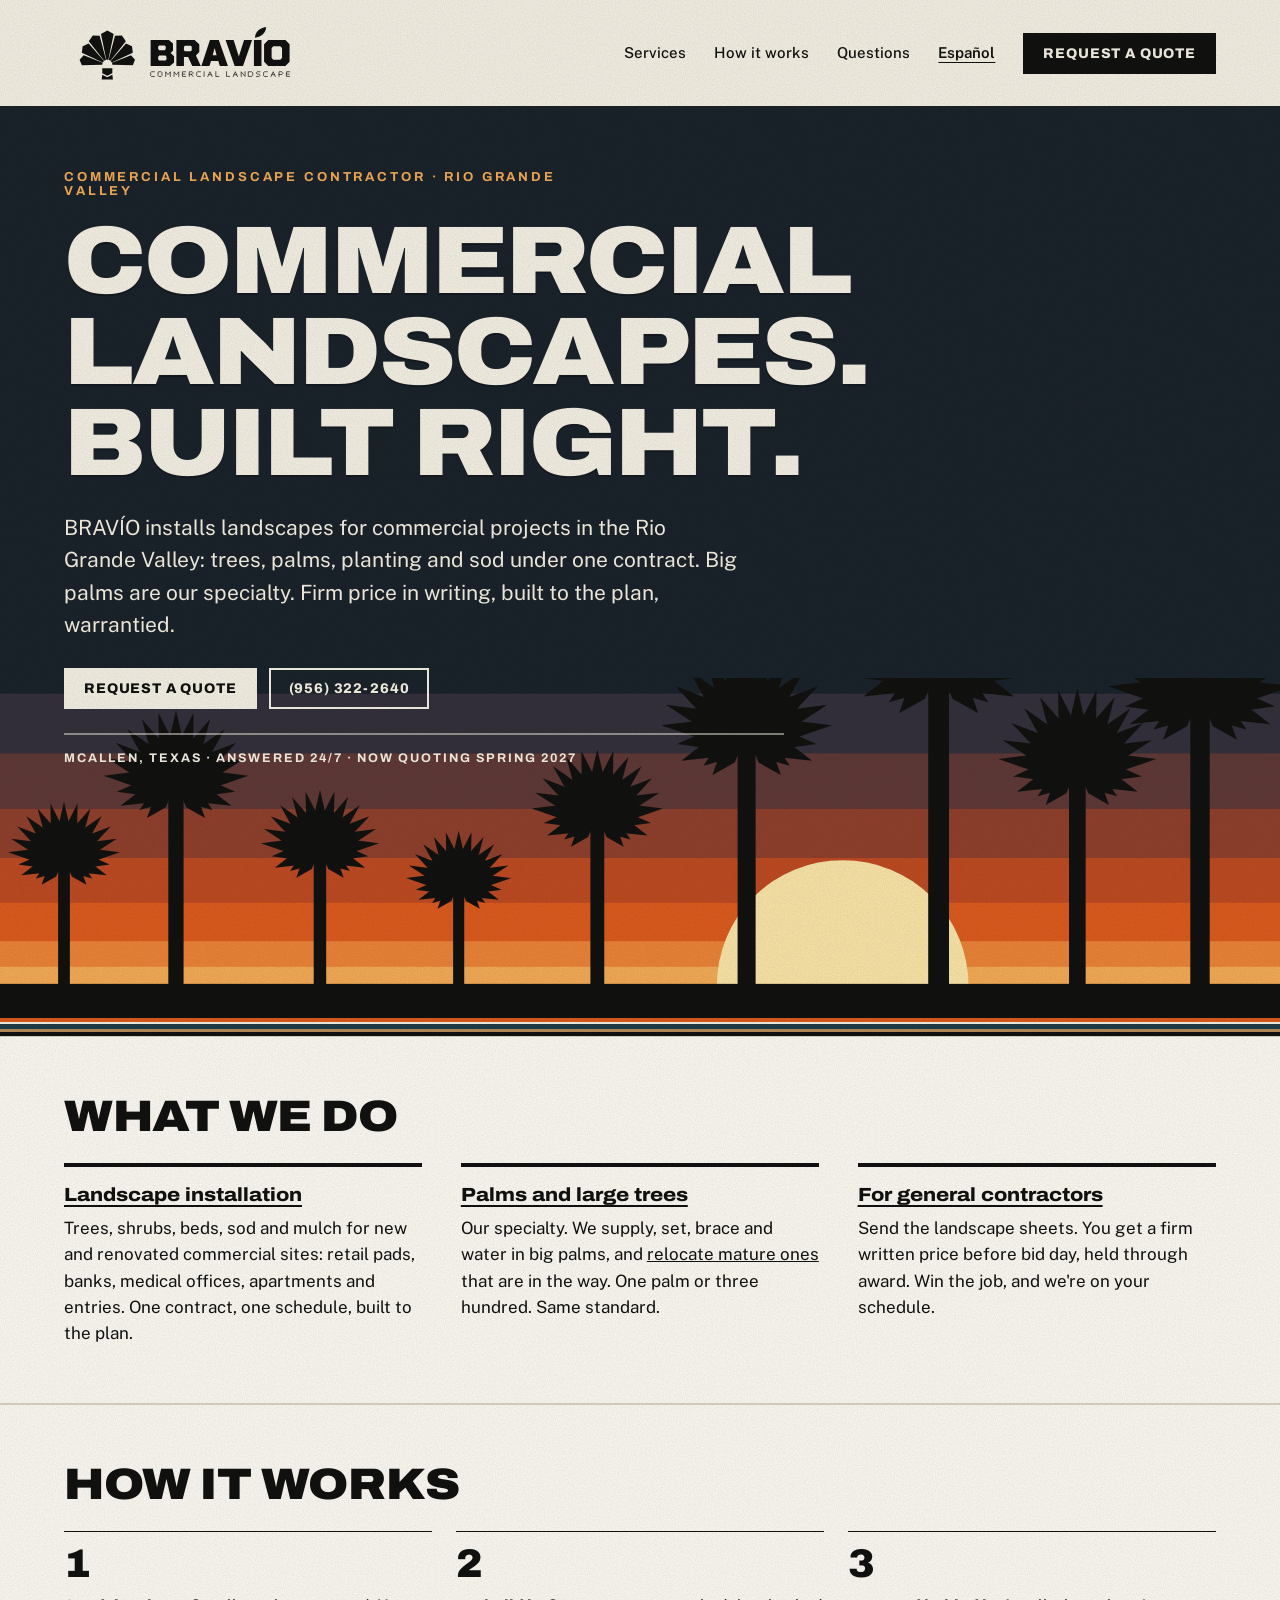
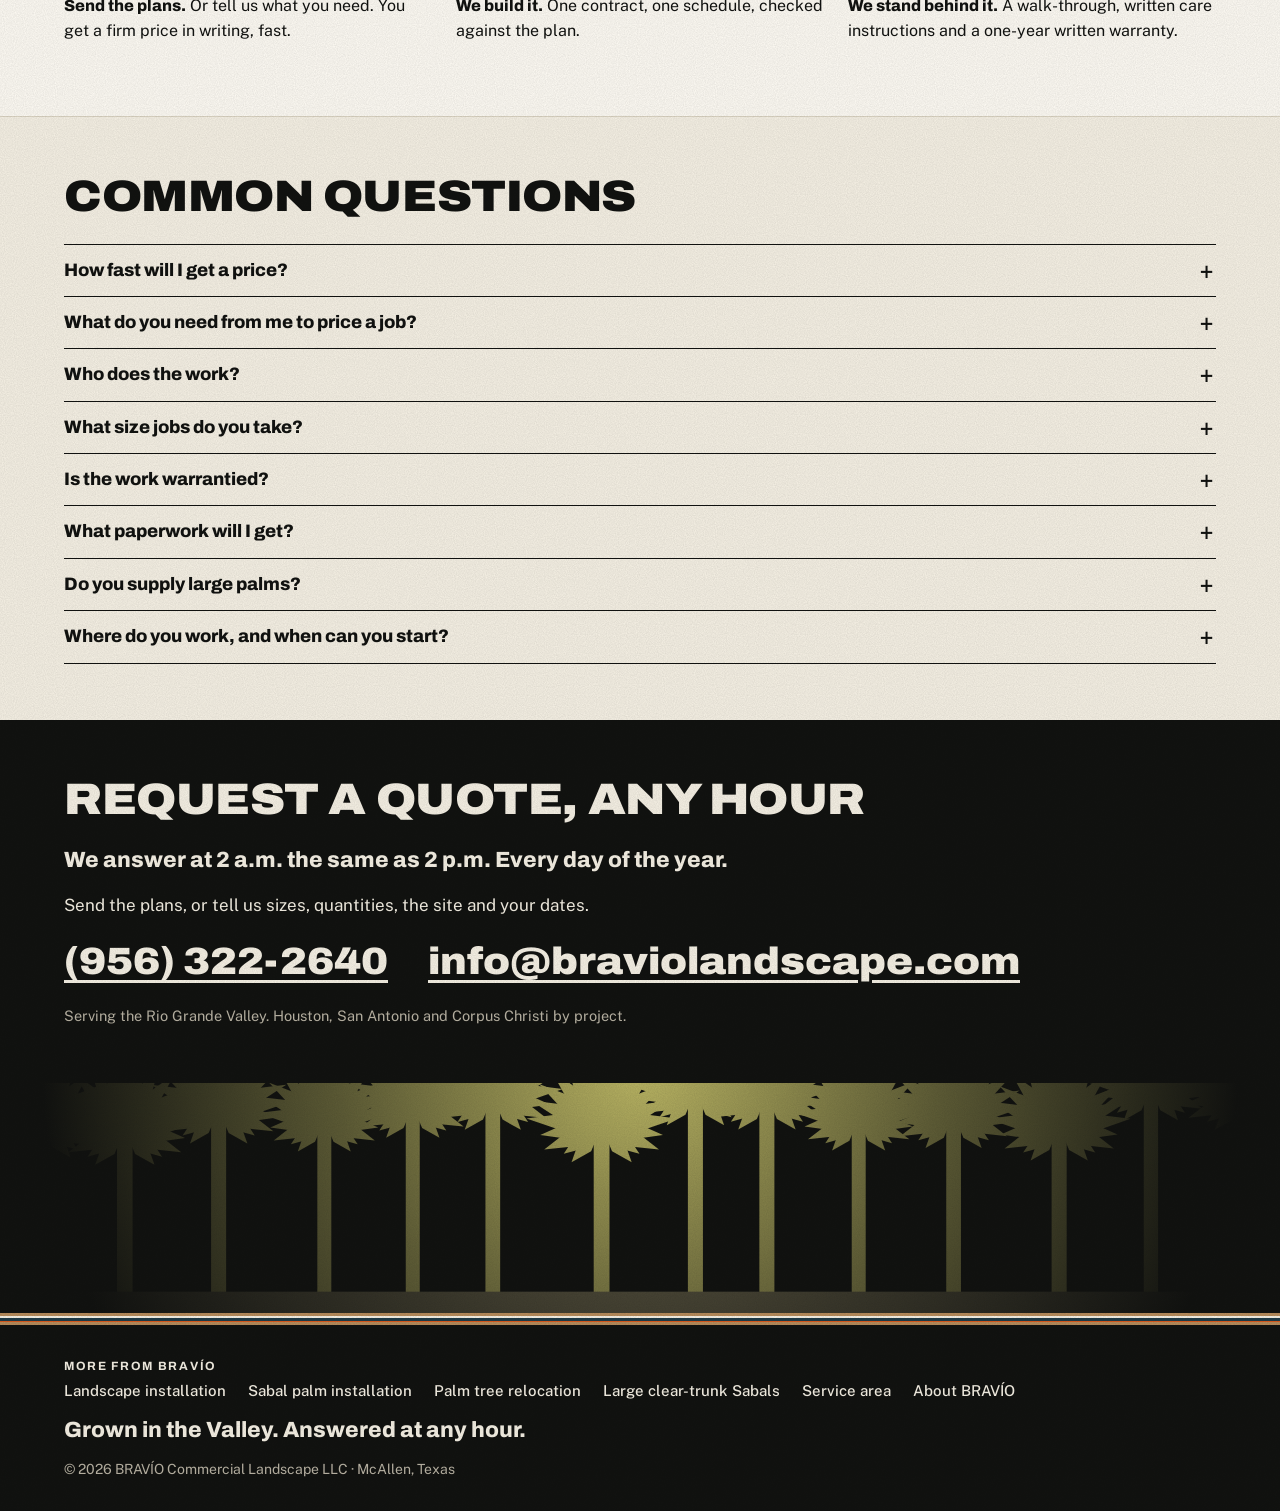
<file: index.html>
<!doctype html>
<html lang="en">
<head>
<meta charset="utf-8">
<meta name="viewport" content="width=device-width,initial-scale=1">
<title>Commercial Landscape Contractor, McAllen &amp; RGV | BRAVÍO</title>
<meta name="description" content="BRAVÍO supplies, installs and relocates palms for commercial projects across South Texas. Texas Sabal, Washingtonia, date and Mediterranean fan palms.">
<link rel="preconnect" href="https://fonts.googleapis.com">
<link rel="preconnect" href="https://fonts.gstatic.com" crossorigin>
<link rel="stylesheet" href="https://fonts.googleapis.com/css2?family=Archivo:wdth,wght@100..125,500..900&family=Public+Sans:wght@400;500;600&display=swap">
<link rel="canonical" href="https://braviolandscape.com/">
<link rel="alternate" hreflang="en" href="https://braviolandscape.com/">
<link rel="alternate" hreflang="es" href="https://braviolandscape.com/es/">
<link rel="alternate" hreflang="x-default" href="https://braviolandscape.com/">
<meta property="og:type" content="website">
<meta property="og:title" content="BRAVÍO Commercial Landscape">
<meta property="og:description" content="Palms supplied, installed and relocated for commercial projects across South Texas. Specialists in large Texas Sabals.">
<meta property="og:url" content="https://braviolandscape.com/">
<meta property="og:image" content="https://braviolandscape.com/og.png">
<link rel="apple-touch-icon" href="apple-touch-icon.png">
<script type="application/ld+json">
{"@context":"https://schema.org","@type":"LocalBusiness","additionalType":"https://schema.org/HomeAndConstructionBusiness","name":"BRAVÍO Commercial Landscape","legalName":"BRAVÍO Commercial Landscape LLC","url":"https://braviolandscape.com/","logo":"https://braviolandscape.com/og.png","image":"https://braviolandscape.com/og.png","telephone":"+1-956-322-2640","email":"info@braviolandscape.com","description":"Commercial palm contractor supplying, installing and relocating Texas Sabal palms (Sabal mexicana) across South Texas, including 12 to 15 ft clear-trunk specimens.","openingHoursSpecification":{"@type":"OpeningHoursSpecification","dayOfWeek":["Monday","Tuesday","Wednesday","Thursday","Friday","Saturday","Sunday"],"opens":"00:00","closes":"23:59"},"address":{"@type":"PostalAddress","addressLocality":"McAllen","addressRegion":"TX","addressCountry":"US"},"areaServed":["Rio Grande Valley","McAllen, TX","Edinburg, TX","Mission, TX","Pharr, TX","Harlingen, TX","Brownsville, TX","South Padre Island, TX","South Texas"],"knowsAbout":["Texas Sabal palm installation","Sabal mexicana","palm tree relocation","commercial landscape installation"]}
</script>
<script type="application/ld+json">{"@context": "https://schema.org", "@type": "FAQPage", "inLanguage": "en", "mainEntity": [{"@type": "Question", "name": "How fast will I get a price?", "acceptedAnswer": {"@type": "Answer", "text": "We aim to return a firm written price within one business day of receiving your plans. If you are bidding, send the bid date with them. Bid-day prices are held for 90 days, so an award months later is not repriced."}}, {"@type": "Question", "name": "What do you need from me to price a job?", "acceptedAnswer": {"@type": "Answer", "text": "The landscape sheets and plant schedule, the site address and your dates. No plans? Tell us the sizes and quantities, or send photos of the site, and we will work from there."}}, {"@type": "Question", "name": "Who does the work?", "acceptedAnswer": {"@type": "Answer", "text": "BRAVÍO is your contractor: one contract, one point of contact, one warranty. The field work is done by vetted specialty crews, each one insured, and we check their work against the plan before we ask you to accept it."}}, {"@type": "Question", "name": "What size jobs do you take?", "acceptedAnswer": {"@type": "Answer", "text": "From replacing a few failed trees or palms at an existing property to the full landscape installation on a new commercial site. Our minimum job is $2,500."}}, {"@type": "Question", "name": "Is the work warrantied?", "acceptedAnswer": {"@type": "Answer", "text": "Yes, in writing. Installations carry a one-year warranty where the site has working irrigation, with follow-up visits after planting. Relocated palms carry a workmanship warranty. Freeze, storm, flood, neglect and damage by others are not covered."}}, {"@type": "Question", "name": "What paperwork will I get?", "acceptedAnswer": {"@type": "Answer", "text": "A written proposal that states what is and is not included, a certificate of insurance before work starts, and a written change order before any extra work. The final bill holds no surprises."}}, {"@type": "Question", "name": "Do you supply large palms?", "acceptedAnswer": {"@type": "Answer", "text": "Yes, they are our specialty. We supply and install field-grown Texas Sabal palms with up to 15 feet of clear trunk and more, and we relocate mature palms that are in the way of construction."}}, {"@type": "Question", "name": "Where do you work, and when can you start?", "acceptedAnswer": {"@type": "Answer", "text": "Across the Rio Grande Valley, from McAllen and Edinburg to Harlingen, Brownsville and South Padre Island, and in Corpus Christi, San Antonio and Houston for larger projects. We are scheduling installations from spring 2027."}}]}</script>
<link rel="icon" href="favicon.svg" type="image/svg+xml">
<link rel="stylesheet" href="styles.css?v=11">
</head>
<body>
<header class="site">
  <a class="brand" href="#top"><img src="logo.svg" alt="BRAVÍO Commercial Landscape" width="230" height="74"></a>
  <nav aria-label="Main">
    <a href="#services">Services</a>
    <a href="#how">How it works</a>
    <a href="#questions">Questions</a>
    <a class="lang" href="es/" lang="es" hreflang="es">Español</a>
    <a class="cta" href="#quote">Request a quote</a>
  </nav>
</header>

<main id="top">
  <section class="hero poster">
    <div class="hero-copy">
      <p class="kicker">Commercial landscape contractor · Rio Grande Valley</p>
      <h1>Commercial landscapes.<br>Built right.</h1>
      <p class="lede">BRAVÍO installs landscapes for commercial projects in the Rio Grande Valley: trees, palms, planting and sod under one contract. Big palms are our specialty. Firm price in writing, built to the plan, warrantied.</p>
      <div class="actions">
        <a class="btn" href="#quote">Request a quote</a>
        <a class="btn ghost" href="tel:+19563222640">(956) 322-2640</a>
      </div>
      <p class="proof">McAllen, Texas · Answered 24/7 · Now quoting spring 2027</p>
    </div>
    <svg class="scene sunset" viewBox="0 0 1200 400" preserveAspectRatio="xMidYMax slice" aria-hidden="true" focusable="false"><rect x="-2400" y="96" width="6000" height="274" fill="#33303B"/><rect x="-2400" y="152" width="6000" height="218" fill="#5E3836"/><rect x="-2400" y="204" width="6000" height="166" fill="#8E3F2C"/><rect x="-2400" y="250" width="6000" height="120" fill="#BC4A22"/><rect x="-2400" y="292" width="6000" height="78" fill="#DA5A1E"/><rect x="-2400" y="328" width="6000" height="42" fill="#E98237"/><rect x="-2400" y="352" width="6000" height="18" fill="#F1A955"/><circle cx="790" cy="370" r="118" fill="#F8E2A6"/><g fill="#111210"><rect x="54.5" y="250.0" width="11.0" height="122.0"/><polygon points="60.0,250.0 44.2,260.2 39.0,275.0 52.7,267.3"/><polygon points="60.0,250.0 42.2,256.1 33.6,269.2 48.7,265.0"/><polygon points="60.0,250.0 35.9,253.8 19.9,266.2 40.0,264.0"/><polygon points="60.0,250.0 35.7,247.8 17.2,256.0 37.2,258.8"/><polygon points="60.0,250.0 31.8,241.5 7.6,244.5 30.6,252.5"/><polygon points="60.0,250.0 34.7,234.9 10.5,232.0 30.9,245.3"/><polygon points="60.0,250.0 39.1,229.2 16.3,220.5 32.9,238.4"/><polygon points="60.0,250.0 44.7,224.8 24.7,210.8 36.5,232.2"/><polygon points="60.0,250.0 51.3,221.8 35.3,203.5 41.5,227.0"/><polygon points="60.0,250.0 58.3,220.5 47.3,198.9 47.6,223.2"/><polygon points="60.0,250.0 65.5,221.0 60.0,197.3 54.5,221.0"/><polygon points="60.0,250.0 72.4,223.2 72.7,198.9 61.7,220.5"/><polygon points="60.0,250.0 78.5,227.0 84.7,203.5 68.7,221.8"/><polygon points="60.0,250.0 83.5,232.2 95.3,210.8 75.3,224.8"/><polygon points="60.0,250.0 87.1,238.4 103.7,220.5 80.9,229.2"/><polygon points="60.0,250.0 89.1,245.3 109.5,232.0 85.3,234.9"/><polygon points="60.0,250.0 89.4,252.5 112.4,244.5 88.2,241.5"/><polygon points="60.0,250.0 82.8,258.8 102.8,256.0 84.3,247.8"/><polygon points="60.0,250.0 80.0,264.0 100.1,266.2 84.1,253.8"/><polygon points="60.0,250.0 71.3,265.0 86.4,269.2 77.8,256.1"/><polygon points="60.0,250.0 67.3,267.3 81.0,275.0 75.8,260.2"/><circle cx="60.0" cy="250.0" r="8.5"/><rect x="157.8" y="180.0" width="14.3" height="192.0"/><polygon points="165.0,180.0 144.6,193.2 137.8,212.4 155.5,202.4"/><polygon points="165.0,180.0 142.0,187.9 130.8,204.9 150.4,199.5"/><polygon points="165.0,180.0 133.8,184.9 113.1,200.9 139.2,198.2"/><polygon points="165.0,180.0 133.5,177.2 109.6,187.8 135.5,191.4"/><polygon points="165.0,180.0 128.4,169.0 97.2,172.9 126.9,183.2"/><polygon points="165.0,180.0 132.2,160.5 100.9,156.7 127.3,173.9"/><polygon points="165.0,180.0 137.9,153.1 108.5,141.9 129.9,165.0"/><polygon points="165.0,180.0 145.2,147.3 119.4,129.3 134.6,156.9"/><polygon points="165.0,180.0 153.7,143.5 133.0,119.8 141.1,150.2"/><polygon points="165.0,180.0 162.9,141.9 148.5,113.8 149.0,145.3"/><polygon points="165.0,180.0 172.2,142.5 165.0,111.8 157.8,142.5"/><polygon points="165.0,180.0 181.0,145.3 181.5,113.8 167.1,141.9"/><polygon points="165.0,180.0 188.9,150.2 197.0,119.8 176.3,143.5"/><polygon points="165.0,180.0 195.4,156.9 210.6,129.3 184.8,147.3"/><polygon points="165.0,180.0 200.1,165.0 221.5,141.9 192.1,153.1"/><polygon points="165.0,180.0 202.7,173.9 229.1,156.7 197.8,160.5"/><polygon points="165.0,180.0 203.1,183.2 232.8,172.9 201.6,169.0"/><polygon points="165.0,180.0 194.5,191.4 220.4,187.8 196.5,177.2"/><polygon points="165.0,180.0 190.8,198.2 216.9,200.9 196.2,184.9"/><polygon points="165.0,180.0 179.6,199.5 199.2,204.9 188.0,187.9"/><polygon points="165.0,180.0 174.5,202.4 192.2,212.4 185.4,193.2"/><circle cx="165.0" cy="180.0" r="11.0"/><rect x="294.1" y="242.0" width="11.7" height="130.0"/><polygon points="300.0,242.0 283.3,252.8 277.8,268.5 292.3,260.3"/><polygon points="300.0,242.0 281.2,248.5 272.0,262.3 288.0,257.9"/><polygon points="300.0,242.0 274.5,246.0 257.6,259.1 278.9,256.9"/><polygon points="300.0,242.0 274.3,239.7 254.7,248.4 275.9,251.3"/><polygon points="300.0,242.0 270.1,233.0 244.5,236.2 268.9,244.6"/><polygon points="300.0,242.0 273.2,226.0 247.6,222.9 269.2,237.0"/><polygon points="300.0,242.0 277.8,220.0 253.7,210.8 271.3,229.7"/><polygon points="300.0,242.0 283.8,215.3 262.7,200.5 275.1,223.1"/><polygon points="300.0,242.0 290.8,212.2 273.8,192.7 280.4,217.6"/><polygon points="300.0,242.0 298.3,210.8 286.5,187.9 286.9,213.6"/><polygon points="300.0,242.0 305.9,211.3 300.0,186.2 294.1,211.3"/><polygon points="300.0,242.0 313.1,213.6 313.5,187.9 301.7,210.8"/><polygon points="300.0,242.0 319.6,217.6 326.2,192.7 309.2,212.2"/><polygon points="300.0,242.0 324.9,223.1 337.3,200.5 316.2,215.3"/><polygon points="300.0,242.0 328.7,229.7 346.3,210.8 322.2,220.0"/><polygon points="300.0,242.0 330.8,237.0 352.4,222.9 326.8,226.0"/><polygon points="300.0,242.0 331.1,244.6 355.5,236.2 329.9,233.0"/><polygon points="300.0,242.0 324.1,251.3 345.3,248.4 325.7,239.7"/><polygon points="300.0,242.0 321.1,256.9 342.4,259.1 325.5,246.0"/><polygon points="300.0,242.0 312.0,257.9 328.0,262.3 318.8,248.5"/><polygon points="300.0,242.0 307.7,260.3 322.2,268.5 316.7,252.8"/><circle cx="300.0" cy="242.0" r="9.0"/><rect x="424.8" y="274.0" width="10.4" height="98.0"/><polygon points="430.0,274.0 415.1,283.6 410.2,297.6 423.1,290.3"/><polygon points="430.0,274.0 413.3,279.7 405.1,292.1 419.4,288.1"/><polygon points="430.0,274.0 407.3,277.6 392.3,289.2 411.2,287.2"/><polygon points="430.0,274.0 407.1,272.0 389.7,279.7 408.6,282.3"/><polygon points="430.0,274.0 403.4,266.0 380.7,268.8 402.3,276.3"/><polygon points="430.0,274.0 406.1,259.8 383.4,257.0 402.6,269.6"/><polygon points="430.0,274.0 410.3,254.4 388.9,246.3 404.5,263.1"/><polygon points="430.0,274.0 415.6,250.2 396.8,237.1 407.9,257.2"/><polygon points="430.0,274.0 421.8,247.5 406.7,230.2 412.6,252.4"/><polygon points="430.0,274.0 428.4,246.3 418.0,225.9 418.4,248.8"/><polygon points="430.0,274.0 435.2,246.7 430.0,224.4 424.8,246.7"/><polygon points="430.0,274.0 441.6,248.8 442.0,225.9 431.6,246.3"/><polygon points="430.0,274.0 447.4,252.4 453.3,230.2 438.2,247.5"/><polygon points="430.0,274.0 452.1,257.2 463.2,237.1 444.4,250.2"/><polygon points="430.0,274.0 455.5,263.1 471.1,246.3 449.7,254.4"/><polygon points="430.0,274.0 457.4,269.6 476.6,257.0 453.9,259.8"/><polygon points="430.0,274.0 457.7,276.3 479.3,268.8 456.6,266.0"/><polygon points="430.0,274.0 451.4,282.3 470.3,279.7 452.9,272.0"/><polygon points="430.0,274.0 448.8,287.2 467.7,289.2 452.7,277.6"/><polygon points="430.0,274.0 440.6,288.1 454.9,292.1 446.7,279.7"/><polygon points="430.0,274.0 436.9,290.3 449.8,297.6 444.9,283.6"/><circle cx="430.0" cy="274.0" r="8.0"/><rect x="553.5" y="210.0" width="13.0" height="162.0"/><polygon points="560.0,210.0 541.4,222.0 535.3,239.4 551.4,230.4"/><polygon points="560.0,210.0 539.1,217.2 528.9,232.6 546.7,227.7"/><polygon points="560.0,210.0 531.6,214.4 512.9,229.0 536.5,226.5"/><polygon points="560.0,210.0 531.4,207.5 509.7,217.1 533.2,220.3"/><polygon points="560.0,210.0 526.8,200.0 498.3,203.5 525.4,212.9"/><polygon points="560.0,210.0 530.2,192.2 501.7,188.8 525.7,204.4"/><polygon points="560.0,210.0 535.4,185.5 508.6,175.3 528.1,196.3"/><polygon points="560.0,210.0 542.0,180.3 518.5,163.9 532.4,189.0"/><polygon points="560.0,210.0 549.7,176.8 530.9,155.3 538.3,182.9"/><polygon points="560.0,210.0 558.1,175.3 545.0,149.8 545.4,178.5"/><polygon points="560.0,210.0 566.5,175.9 560.0,148.0 553.5,175.9"/><polygon points="560.0,210.0 574.6,178.5 575.0,149.8 561.9,175.3"/><polygon points="560.0,210.0 581.7,182.9 589.1,155.3 570.3,176.8"/><polygon points="560.0,210.0 587.6,189.0 601.5,163.9 578.0,180.3"/><polygon points="560.0,210.0 591.9,196.3 611.4,175.3 584.6,185.5"/><polygon points="560.0,210.0 594.3,204.4 618.3,188.8 589.8,192.2"/><polygon points="560.0,210.0 594.6,212.9 621.7,203.5 593.2,200.0"/><polygon points="560.0,210.0 586.8,220.3 610.3,217.1 588.6,207.5"/><polygon points="560.0,210.0 583.5,226.5 607.1,229.0 588.4,214.4"/><polygon points="560.0,210.0 573.3,227.7 591.1,232.6 580.9,217.2"/><polygon points="560.0,210.0 568.6,230.4 584.7,239.4 578.6,222.0"/><circle cx="560.0" cy="210.0" r="10.0"/><rect x="691.5" y="134.0" width="16.9" height="238.0"/><polygon points="700.0,134.0 675.9,149.6 667.9,172.3 688.8,160.5"/><polygon points="700.0,134.0 672.8,143.3 659.6,163.4 682.7,157.0"/><polygon points="700.0,134.0 663.1,139.8 638.7,158.8 669.5,155.5"/><polygon points="700.0,134.0 662.8,130.7 634.6,143.2 665.2,147.4"/><polygon points="700.0,134.0 656.8,121.0 619.8,125.6 655.0,137.8"/><polygon points="700.0,134.0 661.2,110.9 624.3,106.4 655.5,126.8"/><polygon points="700.0,134.0 668.0,102.2 633.2,88.9 658.5,116.2"/><polygon points="700.0,134.0 676.6,95.4 646.1,74.1 664.1,106.7"/><polygon points="700.0,134.0 686.6,90.9 662.2,62.8 671.7,98.8"/><polygon points="700.0,134.0 697.5,88.9 680.5,55.8 681.1,93.0"/><polygon points="700.0,134.0 708.5,89.7 700.0,53.4 691.5,89.7"/><polygon points="700.0,134.0 718.9,93.0 719.5,55.8 702.5,88.9"/><polygon points="700.0,134.0 728.3,98.8 737.8,62.8 713.4,90.9"/><polygon points="700.0,134.0 735.9,106.7 753.9,74.1 723.4,95.4"/><polygon points="700.0,134.0 741.5,116.2 766.8,88.9 732.0,102.2"/><polygon points="700.0,134.0 744.5,126.8 775.7,106.4 738.8,110.9"/><polygon points="700.0,134.0 745.0,137.8 780.2,125.6 743.2,121.0"/><polygon points="700.0,134.0 734.8,147.4 765.4,143.2 737.2,130.7"/><polygon points="700.0,134.0 730.5,155.5 761.3,158.8 736.9,139.8"/><polygon points="700.0,134.0 717.3,157.0 740.4,163.4 727.2,143.3"/><polygon points="700.0,134.0 711.2,160.5 732.1,172.3 724.1,149.6"/><circle cx="700.0" cy="134.0" r="13.0"/><rect x="870.2" y="70.0" width="19.5" height="302.0"/><polygon points="880.0,70.0 852.1,88.0 842.9,114.2 867.1,100.6"/><polygon points="880.0,70.0 848.6,80.8 833.4,103.9 860.1,96.5"/><polygon points="880.0,70.0 837.5,76.7 809.3,98.6 844.8,94.8"/><polygon points="880.0,70.0 837.1,66.2 804.5,80.6 839.8,85.5"/><polygon points="880.0,70.0 830.1,55.0 787.5,60.3 828.1,74.3"/><polygon points="880.0,70.0 835.3,43.3 792.6,38.2 828.6,61.7"/><polygon points="880.0,70.0 843.0,33.3 802.9,18.0 832.1,49.5"/><polygon points="880.0,70.0 853.0,25.5 817.8,0.9 838.5,38.5"/><polygon points="880.0,70.0 864.6,20.3 836.3,-12.1 847.4,29.4"/><polygon points="880.0,70.0 877.1,18.0 857.5,-20.2 858.2,22.7"/><polygon points="880.0,70.0 889.8,18.8 880.0,-23.0 870.2,18.8"/><polygon points="880.0,70.0 901.8,22.7 902.5,-20.2 882.9,18.0"/><polygon points="880.0,70.0 912.6,29.4 923.7,-12.1 895.4,20.3"/><polygon points="880.0,70.0 921.5,38.5 942.2,0.9 907.0,25.5"/><polygon points="880.0,70.0 927.9,49.5 957.1,18.0 917.0,33.3"/><polygon points="880.0,70.0 931.4,61.7 967.4,38.2 924.7,43.3"/><polygon points="880.0,70.0 931.9,74.3 972.5,60.3 929.9,55.0"/><polygon points="880.0,70.0 920.2,85.5 955.5,80.6 922.9,66.2"/><polygon points="880.0,70.0 915.2,94.8 950.7,98.6 922.5,76.7"/><polygon points="880.0,70.0 899.9,96.5 926.6,103.9 911.4,80.8"/><polygon points="880.0,70.0 892.9,100.6 917.1,114.2 907.9,88.0"/><circle cx="880.0" cy="70.0" r="15.0"/><rect x="1002.2" y="165.0" width="15.6" height="207.0"/><polygon points="1010.0,165.0 987.7,179.4 980.3,200.3 999.7,189.4"/><polygon points="1010.0,165.0 984.9,173.6 972.7,192.1 994.1,186.2"/><polygon points="1010.0,165.0 976.0,170.3 953.4,187.9 981.8,184.8"/><polygon points="1010.0,165.0 975.7,161.9 949.6,173.5 977.9,177.4"/><polygon points="1010.0,165.0 970.1,153.0 936.0,157.2 968.5,168.5"/><polygon points="1010.0,165.0 974.2,143.7 940.1,139.6 968.9,158.3"/><polygon points="1010.0,165.0 980.4,135.7 948.3,123.4 971.7,148.6"/><polygon points="1010.0,165.0 988.4,129.4 960.2,109.7 976.8,139.8"/><polygon points="1010.0,165.0 997.7,125.2 975.1,99.3 983.9,132.5"/><polygon points="1010.0,165.0 1007.7,123.4 992.0,92.8 992.5,127.2"/><polygon points="1010.0,165.0 1017.8,124.1 1010.0,90.6 1002.2,124.1"/><polygon points="1010.0,165.0 1027.5,127.2 1028.0,92.8 1012.3,123.4"/><polygon points="1010.0,165.0 1036.1,132.5 1044.9,99.3 1022.3,125.2"/><polygon points="1010.0,165.0 1043.2,139.8 1059.8,109.7 1031.6,129.4"/><polygon points="1010.0,165.0 1048.3,148.6 1071.7,123.4 1039.6,135.7"/><polygon points="1010.0,165.0 1051.1,158.3 1079.9,139.6 1045.8,143.7"/><polygon points="1010.0,165.0 1051.5,168.5 1084.0,157.2 1049.9,153.0"/><polygon points="1010.0,165.0 1042.1,177.4 1070.4,173.5 1044.3,161.9"/><polygon points="1010.0,165.0 1038.2,184.8 1066.6,187.9 1044.0,170.3"/><polygon points="1010.0,165.0 1025.9,186.2 1047.3,192.1 1035.1,173.6"/><polygon points="1010.0,165.0 1020.3,189.4 1039.7,200.3 1032.3,179.4"/><circle cx="1010.0" cy="165.0" r="12.0"/><rect x="1115.9" y="98.0" width="18.2" height="274.0"/><polygon points="1125.0,98.0 1099.0,114.8 1090.4,139.2 1112.9,126.5"/><polygon points="1125.0,98.0 1095.7,108.0 1081.5,129.6 1106.4,122.8"/><polygon points="1125.0,98.0 1085.3,104.2 1059.0,124.7 1092.1,121.1"/><polygon points="1125.0,98.0 1085.0,94.4 1054.5,107.9 1087.5,112.5"/><polygon points="1125.0,98.0 1078.5,84.0 1038.7,88.9 1076.6,102.1"/><polygon points="1125.0,98.0 1083.3,73.1 1043.4,68.3 1077.0,90.2"/><polygon points="1125.0,98.0 1090.5,63.8 1053.0,49.5 1080.3,78.8"/><polygon points="1125.0,98.0 1099.8,56.4 1066.9,33.5 1086.3,68.6"/><polygon points="1125.0,98.0 1110.6,51.6 1084.2,21.4 1094.6,60.1"/><polygon points="1125.0,98.0 1122.3,49.5 1104.0,13.8 1104.6,53.9"/><polygon points="1125.0,98.0 1134.1,50.3 1125.0,11.2 1115.9,50.3"/><polygon points="1125.0,98.0 1145.4,53.9 1146.0,13.8 1127.7,49.5"/><polygon points="1125.0,98.0 1155.4,60.1 1165.8,21.4 1139.4,51.6"/><polygon points="1125.0,98.0 1163.7,68.6 1183.1,33.5 1150.2,56.4"/><polygon points="1125.0,98.0 1169.7,78.8 1197.0,49.5 1159.5,63.8"/><polygon points="1125.0,98.0 1173.0,90.2 1206.6,68.3 1166.7,73.1"/><polygon points="1125.0,98.0 1173.4,102.1 1211.3,88.9 1171.5,84.0"/><polygon points="1125.0,98.0 1162.5,112.5 1195.5,107.9 1165.0,94.4"/><polygon points="1125.0,98.0 1157.9,121.1 1191.0,124.7 1164.7,104.2"/><polygon points="1125.0,98.0 1143.6,122.8 1168.5,129.6 1154.3,108.0"/><polygon points="1125.0,98.0 1137.1,126.5 1159.6,139.2 1151.0,114.8"/><circle cx="1125.0" cy="98.0" r="14.0"/><rect x="-2400" y="368" width="6000" height="34"/></g></svg>
  </section>

  <section id="services" class="band">
    <h2>What we do</h2>
    <div class="cols">
      <article>
        <h3><a href="commercial-landscape-installation/">Landscape installation</a></h3>
        <p>Trees, shrubs, beds, sod and mulch for new and renovated commercial sites: retail pads, banks, medical offices, apartments and entries. One contract, one schedule, built to the plan.</p>
      </article>
      <article>
        <h3><a href="texas-sabal-palm-installation/">Palms and large trees</a></h3>
        <p>Our specialty. We supply, set, brace and water in big palms, and <a href="palm-tree-relocation/">relocate mature ones</a> that are in the way. One palm or three hundred. Same standard.</p>
      </article>
      <article>
        <h3><a href="large-sabal-palms-clear-trunk/">For general contractors</a></h3>
        <p>Send the landscape sheets. You get a firm written price before bid day, held through award. Win the job, and we're on your schedule.</p>
      </article>
    </div>
  </section>

  <section id="how" class="steps">
    <h2>How it works</h2>
    <ol>
      <li><b>Send the plans.</b> Or tell us what you need. You get a firm price in writing, fast.</li>
      <li><b>We build it.</b> One contract, one schedule, checked against the plan.</li>
      <li><b>We stand behind it.</b> A walk-through, written care instructions and a one-year written warranty.</li>
    </ol>
  </section>

  <section id="questions" class="faq">
    <h2>Common questions</h2>
    <div class="qa"><details><summary>How fast will I get a price?</summary><p>We aim to return a firm written price within one business day of receiving your plans. If you are bidding, send the bid date with them. Bid-day prices are held for 90 days, so an award months later is not repriced.</p></details><details><summary>What do you need from me to price a job?</summary><p>The landscape sheets and plant schedule, the site address and your dates. No plans? Tell us the sizes and quantities, or send photos of the site, and we will work from there.</p></details><details><summary>Who does the work?</summary><p>BRAVÍO is your contractor: one contract, one point of contact, one warranty. The field work is done by vetted specialty crews, each one insured, and we check their work against the plan before we ask you to accept it.</p></details><details><summary>What size jobs do you take?</summary><p>From replacing a few failed trees or palms at an existing property to the full landscape installation on a new commercial site. Our minimum job is $2,500.</p></details><details><summary>Is the work warrantied?</summary><p>Yes, in writing. Installations carry a one-year warranty where the site has working irrigation, with follow-up visits after planting. Relocated palms carry a workmanship warranty. Freeze, storm, flood, neglect and damage by others are not covered.</p></details><details><summary>What paperwork will I get?</summary><p>A written proposal that states what is and is not included, a certificate of insurance before work starts, and a written change order before any extra work. The final bill holds no surprises.</p></details><details><summary>Do you supply large palms?</summary><p>Yes, they are our specialty. We supply and install field-grown Texas Sabal palms with up to 15 feet of clear trunk and more, and we relocate mature palms that are in the way of construction.</p></details><details><summary>Where do you work, and when can you start?</summary><p>Across the Rio Grande Valley, from McAllen and Edinburg to Harlingen, Brownsville and South Padre Island, and in Corpus Christi, San Antonio and Houston for larger projects. We are scheduling installations from spring 2027.</p></details></div>
  </section>

  <section id="quote" class="quote dark-night">
    <h2>Request a quote, any hour</h2>
    <p class="always">We answer at 2 a.m. the same as 2 p.m. Every day of the year.</p>
    <p>Send the plans, or tell us sizes, quantities, the site and your dates.</p>
    <div class="contact">
      <a class="big" href="tel:+19563222640">(956) 322-2640</a>
      <a class="big" href="mailto:info@braviolandscape.com?subject=Palm%20quote%20request">info@braviolandscape.com</a>
    </div>
    <p class="fine">Serving the Rio Grande Valley. Houston, San Antonio and Corpus Christi by project.</p>
    <svg class="scene night" viewBox="0 0 1200 300" preserveAspectRatio="xMidYMax slice" aria-hidden="true" focusable="false"><defs><radialGradient id="lamp" gradientUnits="userSpaceOnUse" cx="600" cy="70" r="560"><stop offset="0" stop-color="#111210" stop-opacity="0"/><stop offset=".5" stop-color="#111210" stop-opacity=".55"/><stop offset="1" stop-color="#111210"/></radialGradient></defs><g fill="#B9B463"><rect x="33.1" y="123.0" width="13.8" height="161.0"/><polygon points="40.0,123.0 20.3,135.7 13.8,154.2 30.9,144.6"/><polygon points="40.0,123.0 17.8,130.6 7.1,146.9 25.9,141.7"/><polygon points="40.0,123.0 10.0,127.7 -9.9,143.2 15.1,140.5"/><polygon points="40.0,123.0 9.7,120.3 -13.3,130.5 11.6,133.9"/><polygon points="40.0,123.0 4.8,112.4 -25.3,116.1 3.4,126.1"/><polygon points="40.0,123.0 8.4,104.2 -21.7,100.5 3.7,117.1"/><polygon points="40.0,123.0 13.9,97.1 -14.4,86.3 6.2,108.5"/><polygon points="40.0,123.0 20.9,91.6 -3.9,74.2 10.7,100.8"/><polygon points="40.0,123.0 29.1,87.9 9.2,65.0 17.0,94.3"/><polygon points="40.0,123.0 37.9,86.3 24.1,59.3 24.6,89.6"/><polygon points="40.0,123.0 46.9,86.9 40.0,57.3 33.1,86.9"/><polygon points="40.0,123.0 55.4,89.6 55.9,59.3 42.1,86.3"/><polygon points="40.0,123.0 63.0,94.3 70.8,65.0 50.9,87.9"/><polygon points="40.0,123.0 69.3,100.8 83.9,74.2 59.1,91.6"/><polygon points="40.0,123.0 73.8,108.5 94.4,86.3 66.1,97.1"/><polygon points="40.0,123.0 76.3,117.1 101.7,100.5 71.6,104.2"/><polygon points="40.0,123.0 76.6,126.1 105.3,116.1 75.2,112.4"/><polygon points="40.0,123.0 68.4,133.9 93.3,130.5 70.3,120.3"/><polygon points="40.0,123.0 64.9,140.5 89.9,143.2 70.0,127.7"/><polygon points="40.0,123.0 54.1,141.7 72.9,146.9 62.2,130.6"/><polygon points="40.0,123.0 49.1,144.6 66.2,154.2 59.7,135.7"/><circle cx="40.0" cy="123.0" r="10.6"/><rect x="109.7" y="128.0" width="14.6" height="156.0"/><polygon points="117.0,128.0 96.1,141.5 89.2,161.1 107.3,150.9"/><polygon points="117.0,128.0 93.5,136.1 82.1,153.4 102.1,147.9"/><polygon points="117.0,128.0 85.1,133.0 64.1,149.4 90.6,146.5"/><polygon points="117.0,128.0 84.9,125.1 60.5,135.9 86.9,139.6"/><polygon points="117.0,128.0 79.7,116.7 47.7,120.7 78.1,131.3"/><polygon points="117.0,128.0 83.5,108.0 51.6,104.2 78.5,121.8"/><polygon points="117.0,128.0 89.3,100.5 59.3,89.1 81.2,112.6"/><polygon points="117.0,128.0 96.8,94.7 70.4,76.2 85.9,104.4"/><polygon points="117.0,128.0 105.5,90.8 84.3,66.5 92.6,97.6"/><polygon points="117.0,128.0 114.8,89.1 100.2,60.4 100.7,92.6"/><polygon points="117.0,128.0 124.3,89.7 117.0,58.4 109.7,89.7"/><polygon points="117.0,128.0 133.3,92.6 133.8,60.4 119.2,89.1"/><polygon points="117.0,128.0 141.4,97.6 149.7,66.5 128.5,90.8"/><polygon points="117.0,128.0 148.1,104.4 163.6,76.2 137.2,94.7"/><polygon points="117.0,128.0 152.8,112.6 174.7,89.1 144.7,100.5"/><polygon points="117.0,128.0 155.5,121.8 182.4,104.2 150.5,108.0"/><polygon points="117.0,128.0 155.9,131.3 186.3,120.7 154.3,116.7"/><polygon points="117.0,128.0 147.1,139.6 173.5,135.9 149.1,125.1"/><polygon points="117.0,128.0 143.4,146.5 169.9,149.4 148.9,133.0"/><polygon points="117.0,128.0 131.9,147.9 151.9,153.4 140.5,136.1"/><polygon points="117.0,128.0 126.7,150.9 144.8,161.1 137.9,141.5"/><circle cx="117.0" cy="128.0" r="11.2"/><rect x="197.9" y="109.0" width="14.1" height="175.0"/><polygon points="205.0,109.0 184.8,122.1 178.1,141.0 195.6,131.2"/><polygon points="205.0,109.0 182.2,116.8 171.2,133.6 190.6,128.2"/><polygon points="205.0,109.0 174.2,113.8 153.7,129.7 179.5,126.9"/><polygon points="205.0,109.0 173.9,106.2 150.3,116.7 175.9,120.2"/><polygon points="205.0,109.0 168.9,98.1 137.9,102.0 167.4,112.2"/><polygon points="205.0,109.0 172.6,89.7 141.6,85.9 167.7,103.0"/><polygon points="205.0,109.0 178.2,82.4 149.1,71.3 170.3,94.1"/><polygon points="205.0,109.0 185.4,76.7 159.9,58.9 174.9,86.2"/><polygon points="205.0,109.0 193.8,72.9 173.3,49.5 181.4,79.6"/><polygon points="205.0,109.0 202.9,71.3 188.7,43.6 189.2,74.7"/><polygon points="205.0,109.0 212.1,71.9 205.0,41.6 197.9,71.9"/><polygon points="205.0,109.0 220.8,74.7 221.3,43.6 207.1,71.3"/><polygon points="205.0,109.0 228.6,79.6 236.7,49.5 216.2,72.9"/><polygon points="205.0,109.0 235.1,86.2 250.1,58.9 224.6,76.7"/><polygon points="205.0,109.0 239.7,94.1 260.9,71.3 231.8,82.4"/><polygon points="205.0,109.0 242.3,103.0 268.4,85.9 237.4,89.7"/><polygon points="205.0,109.0 242.6,112.2 272.1,102.0 241.1,98.1"/><polygon points="205.0,109.0 234.1,120.2 259.7,116.7 236.1,106.2"/><polygon points="205.0,109.0 230.5,126.9 256.3,129.7 235.8,113.8"/><polygon points="205.0,109.0 219.4,128.2 238.8,133.6 227.8,116.8"/><polygon points="205.0,109.0 214.4,131.2 231.9,141.0 225.2,122.1"/><circle cx="205.0" cy="109.0" r="10.9"/><rect x="297.5" y="119.0" width="13.1" height="165.0"/><polygon points="304.0,119.0 285.3,131.1 279.2,148.6 295.3,139.5"/><polygon points="304.0,119.0 283.0,126.2 272.7,141.7 290.6,136.8"/><polygon points="304.0,119.0 275.5,123.5 256.6,138.2 280.4,135.6"/><polygon points="304.0,119.0 275.2,116.4 253.4,126.1 277.1,129.4"/><polygon points="304.0,119.0 270.6,108.9 242.0,112.5 269.2,121.9"/><polygon points="304.0,119.0 274.0,101.1 245.4,97.7 269.5,113.4"/><polygon points="304.0,119.0 279.2,94.4 252.3,84.1 271.9,105.2"/><polygon points="304.0,119.0 285.9,89.1 262.3,72.7 276.2,97.9"/><polygon points="304.0,119.0 293.7,85.7 274.7,63.9 282.1,91.8"/><polygon points="304.0,119.0 302.0,84.1 288.9,58.5 289.4,87.3"/><polygon points="304.0,119.0 310.5,84.7 304.0,56.7 297.5,84.7"/><polygon points="304.0,119.0 318.6,87.3 319.1,58.5 306.0,84.1"/><polygon points="304.0,119.0 325.9,91.8 333.3,63.9 314.3,85.7"/><polygon points="304.0,119.0 331.8,97.9 345.7,72.7 322.1,89.1"/><polygon points="304.0,119.0 336.1,105.2 355.7,84.1 328.8,94.4"/><polygon points="304.0,119.0 338.5,113.4 362.6,97.7 334.0,101.1"/><polygon points="304.0,119.0 338.8,121.9 366.0,112.5 337.4,108.9"/><polygon points="304.0,119.0 330.9,129.4 354.6,126.1 332.8,116.4"/><polygon points="304.0,119.0 327.6,135.6 351.4,138.2 332.5,123.5"/><polygon points="304.0,119.0 317.4,136.8 335.3,141.7 325.0,126.2"/><polygon points="304.0,119.0 312.7,139.5 328.8,148.6 322.7,131.1"/><circle cx="304.0" cy="119.0" r="10.1"/><rect x="380.4" y="106.0" width="13.1" height="178.0"/><polygon points="387.0,106.0 368.2,118.1 362.0,135.8 378.3,126.6"/><polygon points="387.0,106.0 365.9,113.2 355.6,128.8 373.6,123.9"/><polygon points="387.0,106.0 358.3,110.5 339.4,125.2 363.3,122.7"/><polygon points="387.0,106.0 358.1,103.4 336.1,113.1 359.9,116.4"/><polygon points="387.0,106.0 353.4,95.9 324.7,99.5 352.0,108.9"/><polygon points="387.0,106.0 356.9,88.0 328.1,84.6 352.4,100.4"/><polygon points="387.0,106.0 362.1,81.3 335.1,71.0 354.8,92.2"/><polygon points="387.0,106.0 368.8,76.0 345.1,59.4 359.1,84.8"/><polygon points="387.0,106.0 376.6,72.5 357.6,50.7 365.0,78.7"/><polygon points="387.0,106.0 385.0,71.0 371.8,45.2 372.3,74.2"/><polygon points="387.0,106.0 393.6,71.5 387.0,43.4 380.4,71.5"/><polygon points="387.0,106.0 401.7,74.2 402.2,45.2 389.0,71.0"/><polygon points="387.0,106.0 409.0,78.7 416.4,50.7 397.4,72.5"/><polygon points="387.0,106.0 414.9,84.8 428.9,59.4 405.2,76.0"/><polygon points="387.0,106.0 419.2,92.2 438.9,71.0 411.9,81.3"/><polygon points="387.0,106.0 421.6,100.4 445.9,84.6 417.1,88.0"/><polygon points="387.0,106.0 422.0,108.9 449.3,99.5 420.6,95.9"/><polygon points="387.0,106.0 414.1,116.4 437.9,113.1 415.9,103.4"/><polygon points="387.0,106.0 410.7,122.7 434.6,125.2 415.7,110.5"/><polygon points="387.0,106.0 400.4,123.9 418.4,128.8 408.1,113.2"/><polygon points="387.0,106.0 395.7,126.6 412.0,135.8 405.8,118.1"/><circle cx="387.0" cy="106.0" r="10.1"/><rect x="455.1" y="97.0" width="13.8" height="187.0"/><polygon points="462.0,97.0 442.2,109.8 435.7,128.3 452.8,118.7"/><polygon points="462.0,97.0 439.7,104.6 428.9,121.0 447.9,115.8"/><polygon points="462.0,97.0 431.8,101.7 411.9,117.3 437.0,114.6"/><polygon points="462.0,97.0 431.6,94.3 408.4,104.5 433.5,108.0"/><polygon points="462.0,97.0 426.6,86.3 396.4,90.1 425.2,100.1"/><polygon points="462.0,97.0 430.3,78.1 400.0,74.4 425.6,91.1"/><polygon points="462.0,97.0 435.8,71.0 407.3,60.1 428.1,82.4"/><polygon points="462.0,97.0 442.9,65.4 417.9,48.0 432.6,74.7"/><polygon points="462.0,97.0 451.1,61.7 431.0,38.8 438.9,68.2"/><polygon points="462.0,97.0 459.9,60.1 446.0,33.0 446.5,63.5"/><polygon points="462.0,97.0 468.9,60.7 462.0,31.1 455.1,60.7"/><polygon points="462.0,97.0 477.5,63.5 478.0,33.0 464.1,60.1"/><polygon points="462.0,97.0 485.1,68.2 493.0,38.8 472.9,61.7"/><polygon points="462.0,97.0 491.4,74.7 506.1,48.0 481.1,65.4"/><polygon points="462.0,97.0 495.9,82.4 516.7,60.1 488.2,71.0"/><polygon points="462.0,97.0 498.4,91.1 524.0,74.4 493.7,78.1"/><polygon points="462.0,97.0 498.8,100.1 527.6,90.1 497.4,86.3"/><polygon points="462.0,97.0 490.5,108.0 515.6,104.5 492.4,94.3"/><polygon points="462.0,97.0 487.0,114.6 512.1,117.3 492.2,101.7"/><polygon points="462.0,97.0 476.1,115.8 495.1,121.0 484.3,104.6"/><polygon points="462.0,97.0 471.2,118.7 488.3,128.3 481.8,109.8"/><circle cx="462.0" cy="97.0" r="10.6"/><rect x="556.6" y="125.0" width="14.8" height="159.0"/><polygon points="564.0,125.0 542.8,138.7 535.8,158.6 554.2,148.3"/><polygon points="564.0,125.0 540.1,133.2 528.5,150.8 548.8,145.2"/><polygon points="564.0,125.0 531.6,130.1 510.2,146.8 537.2,143.8"/><polygon points="564.0,125.0 531.3,122.1 506.5,133.1 533.4,136.8"/><polygon points="564.0,125.0 526.0,113.5 493.6,117.6 524.5,128.3"/><polygon points="564.0,125.0 529.9,104.7 497.5,100.8 524.9,118.7"/><polygon points="564.0,125.0 535.9,97.1 505.3,85.4 527.6,109.4"/><polygon points="564.0,125.0 543.5,91.1 516.6,72.4 532.4,101.0"/><polygon points="564.0,125.0 552.3,87.1 530.8,62.5 539.2,94.1"/><polygon points="564.0,125.0 561.8,85.4 546.9,56.3 547.4,89.0"/><polygon points="564.0,125.0 571.4,86.1 564.0,54.2 556.6,86.1"/><polygon points="564.0,125.0 580.6,89.0 581.1,56.3 566.2,85.4"/><polygon points="564.0,125.0 588.8,94.1 597.2,62.5 575.7,87.1"/><polygon points="564.0,125.0 595.6,101.0 611.4,72.4 584.5,91.1"/><polygon points="564.0,125.0 600.4,109.4 622.7,85.4 592.1,97.1"/><polygon points="564.0,125.0 603.1,118.7 630.5,100.8 598.1,104.7"/><polygon points="564.0,125.0 603.5,128.3 634.4,117.6 602.0,113.5"/><polygon points="564.0,125.0 594.6,136.8 621.5,133.1 596.7,122.1"/><polygon points="564.0,125.0 590.8,143.8 617.8,146.8 596.4,130.1"/><polygon points="564.0,125.0 579.2,145.2 599.5,150.8 587.9,133.2"/><polygon points="564.0,125.0 573.8,148.3 592.2,158.6 585.2,138.7"/><circle cx="564.0" cy="125.0" r="11.4"/><rect x="644.9" y="92.0" width="14.1" height="192.0"/><polygon points="652.0,92.0 631.8,105.1 625.1,124.0 642.6,114.2"/><polygon points="652.0,92.0 629.2,99.8 618.2,116.6 637.6,111.2"/><polygon points="652.0,92.0 621.2,96.8 600.7,112.7 626.5,109.9"/><polygon points="652.0,92.0 620.9,89.2 597.3,99.7 622.9,103.2"/><polygon points="652.0,92.0 615.9,81.1 584.9,85.0 614.4,95.2"/><polygon points="652.0,92.0 619.6,72.7 588.6,68.9 614.7,86.0"/><polygon points="652.0,92.0 625.2,65.4 596.1,54.3 617.3,77.1"/><polygon points="652.0,92.0 632.4,59.7 606.9,41.9 621.9,69.2"/><polygon points="652.0,92.0 640.8,55.9 620.3,32.5 628.3,62.6"/><polygon points="652.0,92.0 649.9,54.3 635.7,26.6 636.2,57.7"/><polygon points="652.0,92.0 659.1,54.9 652.0,24.6 644.9,54.9"/><polygon points="652.0,92.0 667.8,57.7 668.3,26.6 654.1,54.3"/><polygon points="652.0,92.0 675.7,62.6 683.7,32.5 663.2,55.9"/><polygon points="652.0,92.0 682.1,69.2 697.1,41.9 671.6,59.7"/><polygon points="652.0,92.0 686.7,77.1 707.9,54.3 678.8,65.4"/><polygon points="652.0,92.0 689.3,86.0 715.4,68.9 684.4,72.7"/><polygon points="652.0,92.0 689.6,95.2 719.1,85.0 688.1,81.1"/><polygon points="652.0,92.0 681.1,103.2 706.7,99.7 683.1,89.2"/><polygon points="652.0,92.0 677.5,109.9 703.3,112.7 682.8,96.8"/><polygon points="652.0,92.0 666.4,111.2 685.8,116.6 674.8,99.8"/><polygon points="652.0,92.0 661.4,114.2 678.9,124.0 672.2,105.1"/><circle cx="652.0" cy="92.0" r="10.9"/><rect x="711.9" y="96.0" width="14.1" height="188.0"/><polygon points="719.0,96.0 698.8,109.1 692.1,128.0 709.6,118.2"/><polygon points="719.0,96.0 696.2,103.8 685.2,120.6 704.5,115.2"/><polygon points="719.0,96.0 688.1,100.8 667.7,116.7 693.4,114.0"/><polygon points="719.0,96.0 687.9,93.2 664.2,103.7 689.9,107.2"/><polygon points="719.0,96.0 682.8,85.1 651.9,89.0 681.4,99.2"/><polygon points="719.0,96.0 686.6,76.7 655.6,72.9 681.7,90.0"/><polygon points="719.0,96.0 692.2,69.4 663.1,58.3 684.3,81.1"/><polygon points="719.0,96.0 699.4,63.7 673.9,45.9 688.9,73.2"/><polygon points="719.0,96.0 707.8,59.9 687.3,36.4 695.3,66.6"/><polygon points="719.0,96.0 716.9,58.3 702.7,30.6 703.2,61.7"/><polygon points="719.0,96.0 726.1,58.9 719.0,28.6 711.9,58.9"/><polygon points="719.0,96.0 734.8,61.7 735.3,30.6 721.1,58.3"/><polygon points="719.0,96.0 742.7,66.6 750.7,36.4 730.2,59.9"/><polygon points="719.0,96.0 749.1,73.2 764.1,45.9 738.6,63.7"/><polygon points="719.0,96.0 753.7,81.1 774.9,58.3 745.8,69.4"/><polygon points="719.0,96.0 756.3,90.0 782.4,72.9 751.4,76.7"/><polygon points="719.0,96.0 756.6,99.2 786.1,89.0 755.2,85.1"/><polygon points="719.0,96.0 748.1,107.2 773.8,103.7 750.1,93.2"/><polygon points="719.0,96.0 744.6,114.0 770.3,116.7 749.9,100.8"/><polygon points="719.0,96.0 733.5,115.2 752.8,120.6 741.8,103.8"/><polygon points="719.0,96.0 728.4,118.2 745.9,128.0 739.2,109.1"/><circle cx="719.0" cy="96.0" r="10.9"/><rect x="798.5" y="118.0" width="13.1" height="166.0"/><polygon points="805.0,118.0 786.3,130.1 780.1,147.7 796.3,138.5"/><polygon points="805.0,118.0 783.9,125.2 773.7,140.8 791.6,135.8"/><polygon points="805.0,118.0 776.4,122.5 757.5,137.2 781.3,134.6"/><polygon points="805.0,118.0 776.2,115.4 754.3,125.1 778.0,128.4"/><polygon points="805.0,118.0 771.5,107.9 742.9,111.5 770.2,120.9"/><polygon points="805.0,118.0 775.0,100.1 746.3,96.6 770.5,112.4"/><polygon points="805.0,118.0 780.2,93.4 753.2,83.1 772.9,104.2"/><polygon points="805.0,118.0 786.9,88.1 763.2,71.6 777.2,96.9"/><polygon points="805.0,118.0 794.7,84.6 775.7,62.9 783.1,90.8"/><polygon points="805.0,118.0 803.0,83.1 789.9,57.4 790.3,86.3"/><polygon points="805.0,118.0 811.5,83.7 805.0,55.6 798.5,83.7"/><polygon points="805.0,118.0 819.7,86.3 820.1,57.4 807.0,83.1"/><polygon points="805.0,118.0 826.9,90.8 834.3,62.9 815.3,84.6"/><polygon points="805.0,118.0 832.8,96.9 846.8,71.6 823.1,88.1"/><polygon points="805.0,118.0 837.1,104.2 856.8,83.1 829.8,93.4"/><polygon points="805.0,118.0 839.5,112.4 863.7,96.6 835.0,100.1"/><polygon points="805.0,118.0 839.8,120.9 867.1,111.5 838.5,107.9"/><polygon points="805.0,118.0 832.0,128.4 855.7,125.1 833.8,115.4"/><polygon points="805.0,118.0 828.7,134.6 852.5,137.2 833.6,122.5"/><polygon points="805.0,118.0 818.4,135.8 836.3,140.8 826.1,125.2"/><polygon points="805.0,118.0 813.7,138.5 829.9,147.7 823.7,130.1"/><circle cx="805.0" cy="118.0" r="10.1"/><rect x="887.1" y="114.0" width="13.8" height="170.0"/><polygon points="894.0,114.0 874.3,126.8 867.7,145.3 884.8,135.7"/><polygon points="894.0,114.0 871.8,121.6 860.9,138.0 879.9,132.8"/><polygon points="894.0,114.0 863.9,118.7 843.9,134.2 869.0,131.5"/><polygon points="894.0,114.0 863.6,111.3 840.5,121.5 865.5,125.0"/><polygon points="894.0,114.0 858.7,103.3 828.5,107.1 857.2,117.1"/><polygon points="894.0,114.0 862.3,95.1 832.1,91.5 857.6,108.1"/><polygon points="894.0,114.0 867.8,88.0 839.4,77.2 860.1,99.5"/><polygon points="894.0,114.0 874.9,82.4 849.9,65.0 864.6,91.7"/><polygon points="894.0,114.0 883.1,78.8 863.1,55.8 870.9,85.2"/><polygon points="894.0,114.0 891.9,77.2 878.1,50.1 878.5,80.5"/><polygon points="894.0,114.0 900.9,77.8 894.0,48.1 887.1,77.8"/><polygon points="894.0,114.0 909.5,80.5 909.9,50.1 896.1,77.2"/><polygon points="894.0,114.0 917.1,85.2 924.9,55.8 904.9,78.8"/><polygon points="894.0,114.0 923.4,91.7 938.1,65.0 913.1,82.4"/><polygon points="894.0,114.0 927.9,99.5 948.6,77.2 920.2,88.0"/><polygon points="894.0,114.0 930.4,108.1 955.9,91.5 925.7,95.1"/><polygon points="894.0,114.0 930.8,117.1 959.5,107.1 929.3,103.3"/><polygon points="894.0,114.0 922.5,125.0 947.5,121.5 924.4,111.3"/><polygon points="894.0,114.0 919.0,131.5 944.1,134.2 924.1,118.7"/><polygon points="894.0,114.0 908.1,132.8 927.1,138.0 916.2,121.6"/><polygon points="894.0,114.0 903.2,135.7 920.3,145.3 913.7,126.8"/><circle cx="894.0" cy="114.0" r="10.6"/><rect x="985.9" y="125.0" width="14.1" height="159.0"/><polygon points="993.0,125.0 972.8,138.0 966.2,157.0 983.7,147.1"/><polygon points="993.0,125.0 970.3,132.8 959.2,149.5 978.6,144.2"/><polygon points="993.0,125.0 962.2,129.8 941.8,145.7 967.5,142.9"/><polygon points="993.0,125.0 962.0,122.2 938.3,132.7 963.9,136.2"/><polygon points="993.0,125.0 956.9,114.1 926.1,118.0 955.4,128.1"/><polygon points="993.0,125.0 960.6,105.7 929.7,102.0 955.8,119.0"/><polygon points="993.0,125.0 966.3,98.4 937.2,87.4 958.4,110.1"/><polygon points="993.0,125.0 973.5,92.8 948.0,75.0 963.0,102.2"/><polygon points="993.0,125.0 981.9,89.0 961.4,65.6 969.4,95.6"/><polygon points="993.0,125.0 990.9,87.4 976.7,59.7 977.2,90.8"/><polygon points="993.0,125.0 1000.1,88.0 993.0,57.7 985.9,88.0"/><polygon points="993.0,125.0 1008.8,90.8 1009.3,59.7 995.1,87.4"/><polygon points="993.0,125.0 1016.6,95.6 1024.6,65.6 1004.1,89.0"/><polygon points="993.0,125.0 1023.0,102.2 1038.0,75.0 1012.5,92.8"/><polygon points="993.0,125.0 1027.6,110.1 1048.8,87.4 1019.7,98.4"/><polygon points="993.0,125.0 1030.2,119.0 1056.3,102.0 1025.4,105.7"/><polygon points="993.0,125.0 1030.6,128.1 1059.9,118.0 1029.1,114.1"/><polygon points="993.0,125.0 1022.1,136.2 1047.7,132.7 1024.0,122.2"/><polygon points="993.0,125.0 1018.5,142.9 1044.2,145.7 1023.8,129.8"/><polygon points="993.0,125.0 1007.4,144.2 1026.8,149.5 1015.7,132.8"/><polygon points="993.0,125.0 1002.3,147.1 1019.8,157.0 1013.2,138.0"/><circle cx="993.0" cy="125.0" r="10.9"/><rect x="1072.3" y="89.0" width="13.4" height="195.0"/><polygon points="1079.0,89.0 1059.9,101.3 1053.6,119.2 1070.2,109.9"/><polygon points="1079.0,89.0 1057.5,96.4 1047.1,112.2 1065.4,107.2"/><polygon points="1079.0,89.0 1049.9,93.6 1030.6,108.6 1054.9,105.9"/><polygon points="1079.0,89.0 1049.6,86.4 1027.3,96.3 1051.5,99.6"/><polygon points="1079.0,89.0 1044.9,78.7 1015.7,82.3 1043.5,92.0"/><polygon points="1079.0,89.0 1048.4,70.7 1019.2,67.2 1043.8,83.3"/><polygon points="1079.0,89.0 1053.7,63.9 1026.2,53.4 1046.2,74.9"/><polygon points="1079.0,89.0 1060.5,58.5 1036.4,41.7 1050.6,67.4"/><polygon points="1079.0,89.0 1068.5,54.9 1049.1,32.8 1056.7,61.2"/><polygon points="1079.0,89.0 1077.0,53.4 1063.6,27.2 1064.0,56.6"/><polygon points="1079.0,89.0 1085.7,54.0 1079.0,25.3 1072.3,54.0"/><polygon points="1079.0,89.0 1094.0,56.6 1094.4,27.2 1081.0,53.4"/><polygon points="1079.0,89.0 1101.3,61.2 1108.9,32.8 1089.5,54.9"/><polygon points="1079.0,89.0 1107.4,67.4 1121.6,41.7 1097.5,58.5"/><polygon points="1079.0,89.0 1111.8,74.9 1131.8,53.4 1104.3,63.9"/><polygon points="1079.0,89.0 1114.2,83.3 1138.8,67.2 1109.6,70.7"/><polygon points="1079.0,89.0 1114.5,92.0 1142.3,82.3 1113.1,78.7"/><polygon points="1079.0,89.0 1106.5,99.6 1130.7,96.3 1108.4,86.4"/><polygon points="1079.0,89.0 1103.1,105.9 1127.4,108.6 1108.1,93.6"/><polygon points="1079.0,89.0 1092.6,107.2 1110.9,112.2 1100.5,96.4"/><polygon points="1079.0,89.0 1087.8,109.9 1104.4,119.2 1098.1,101.3"/><circle cx="1079.0" cy="89.0" r="10.3"/><rect x="1158.9" y="96.0" width="14.2" height="188.0"/><polygon points="1166.0,96.0 1145.7,109.2 1138.9,128.3 1156.6,118.3"/><polygon points="1166.0,96.0 1143.1,103.9 1131.9,120.8 1151.4,115.4"/><polygon points="1166.0,96.0 1134.9,100.9 1114.3,116.9 1140.3,114.1"/><polygon points="1166.0,96.0 1134.7,93.2 1110.8,103.8 1136.6,107.3"/><polygon points="1166.0,96.0 1129.6,85.0 1098.4,88.9 1128.1,99.2"/><polygon points="1166.0,96.0 1133.3,76.5 1102.2,72.8 1128.4,89.9"/><polygon points="1166.0,96.0 1139.0,69.2 1109.7,58.0 1131.0,81.0"/><polygon points="1166.0,96.0 1146.3,63.5 1120.5,45.5 1135.7,73.0"/><polygon points="1166.0,96.0 1154.7,59.7 1134.1,36.0 1142.2,66.3"/><polygon points="1166.0,96.0 1163.9,58.0 1149.6,30.1 1150.0,61.5"/><polygon points="1166.0,96.0 1173.1,58.6 1166.0,28.1 1158.9,58.6"/><polygon points="1166.0,96.0 1182.0,61.5 1182.4,30.1 1168.1,58.0"/><polygon points="1166.0,96.0 1189.8,66.3 1197.9,36.0 1177.3,59.7"/><polygon points="1166.0,96.0 1196.3,73.0 1211.5,45.5 1185.7,63.5"/><polygon points="1166.0,96.0 1201.0,81.0 1222.3,58.0 1193.0,69.2"/><polygon points="1166.0,96.0 1203.6,89.9 1229.8,72.8 1198.7,76.5"/><polygon points="1166.0,96.0 1203.9,99.2 1233.6,88.9 1202.4,85.0"/><polygon points="1166.0,96.0 1195.4,107.3 1221.2,103.8 1197.3,93.2"/><polygon points="1166.0,96.0 1191.7,114.1 1217.7,116.9 1197.1,100.9"/><polygon points="1166.0,96.0 1180.6,115.4 1200.1,120.8 1188.9,103.9"/><polygon points="1166.0,96.0 1175.4,118.3 1193.1,128.3 1186.3,109.2"/><circle cx="1166.0" cy="96.0" r="11.0"/></g><rect x="-2400" y="280" width="6000" height="22" fill="#6B654C"/><rect x="-2400" y="0" width="6000" height="302" fill="url(#lamp)"/><circle cx="600" cy="34" r="30" fill="#F3EEE2" opacity=".14"/><circle cx="600" cy="34" r="8" fill="#F3EEE2"/></svg>
  </section>
</main>

<footer>
  <nav class="more" aria-label="More from BRAVÍO"><b>More from BRAVÍO</b><a href="/commercial-landscape-installation/">Landscape installation</a><a href="/texas-sabal-palm-installation/">Sabal palm installation</a><a href="/palm-tree-relocation/">Palm tree relocation</a><a href="/large-sabal-palms-clear-trunk/">Large clear-trunk Sabals</a><a href="/service-area/">Service area</a><a href="/about/">About BRAVÍO</a></nav>
  <span class="tag">Grown in the Valley. Answered at any hour.</span>
  <span>© <span id="yr">2026</span> BRAVÍO Commercial Landscape LLC · McAllen, Texas</span>
</footer>
<script>document.getElementById('yr').textContent=new Date().getFullYear()</script>
</body>
</html>
</file>
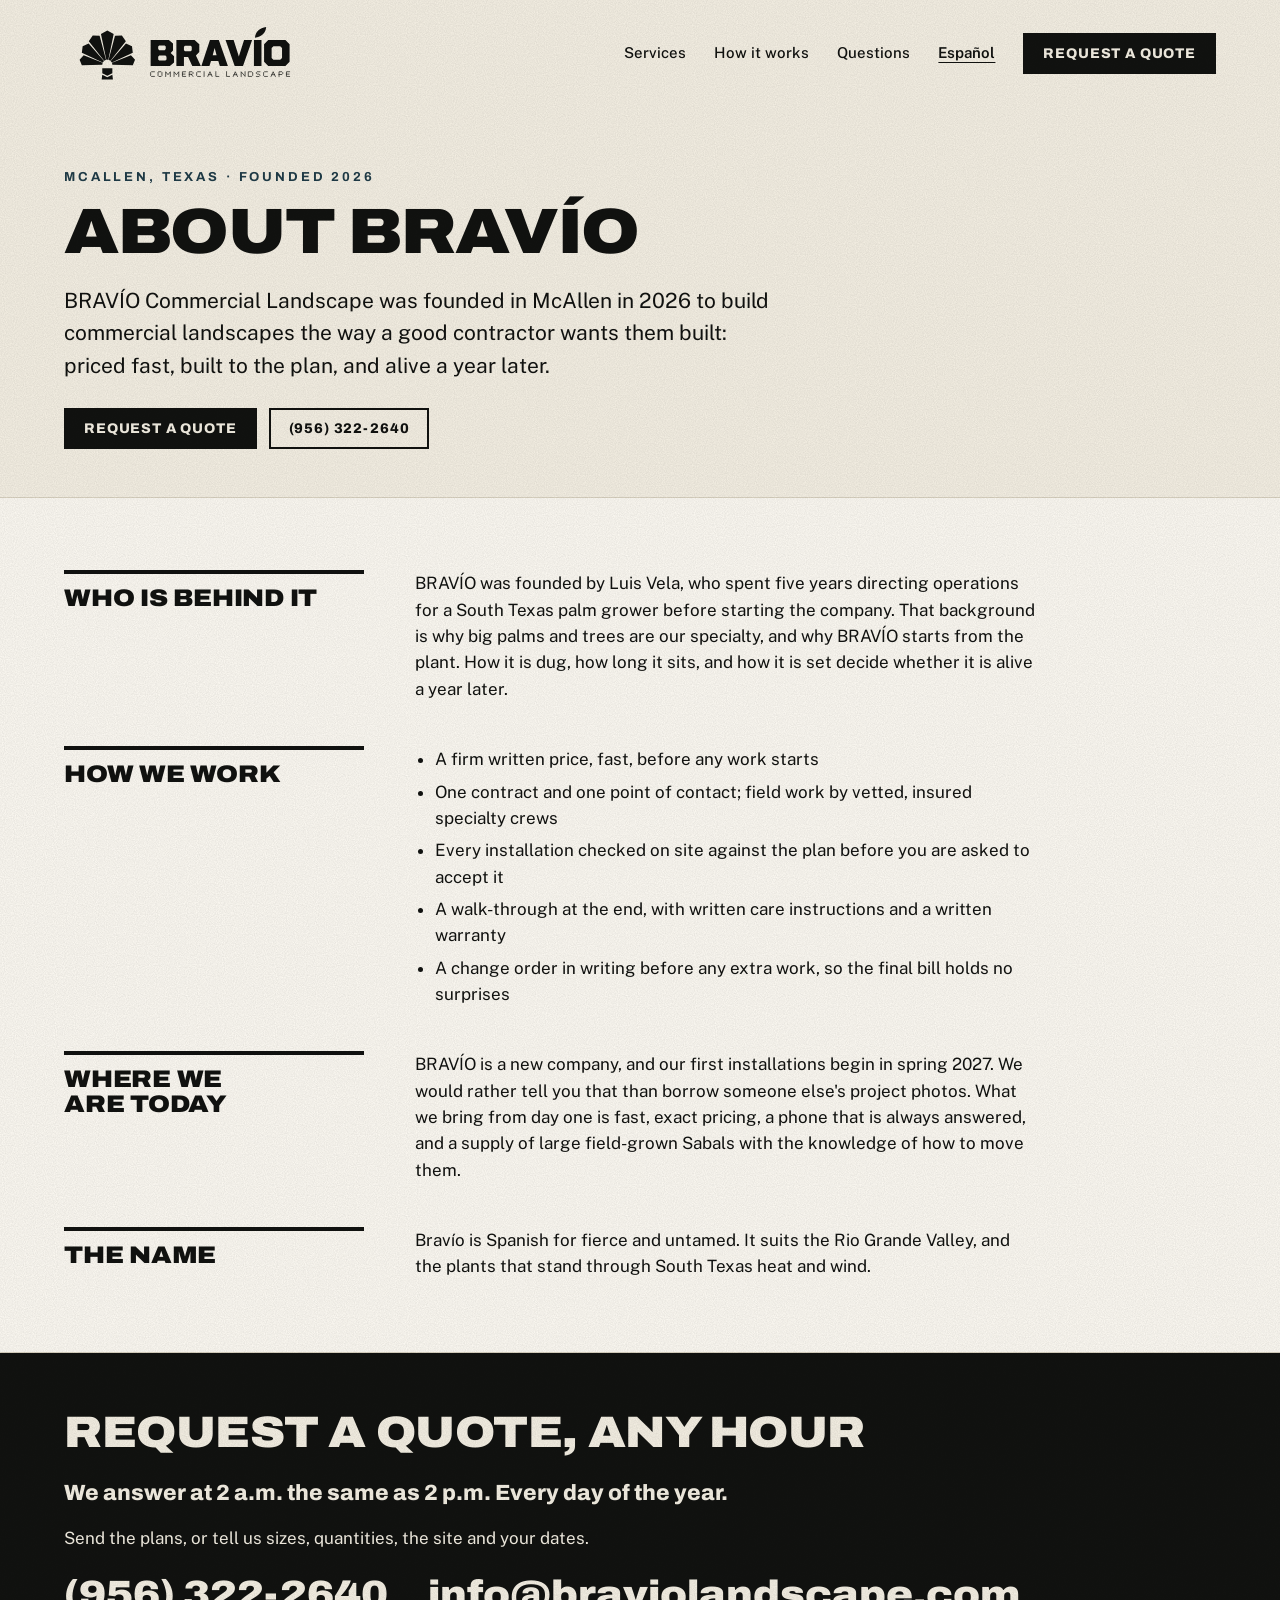
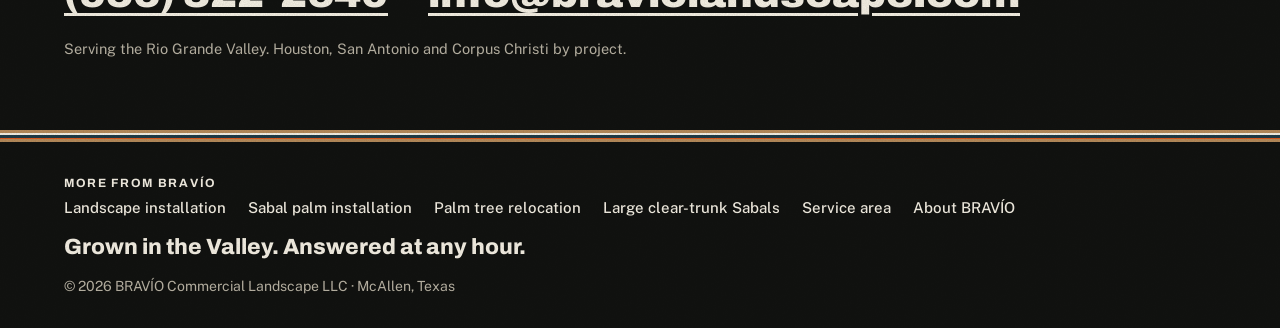
<file: about/index.html>
<!doctype html>
<html lang="en">
<head>
<meta charset="utf-8">
<meta name="viewport" content="width=device-width,initial-scale=1">
<title>About BRAVÍO Commercial Landscape | McAllen, Texas</title>
<meta name="description" content="BRAVÍO is a commercial landscape contractor founded in McAllen, Texas, in 2026. Landscape installation, with big palms and trees as the specialty.">
<link rel="canonical" href="https://braviolandscape.com/about/">
<link rel="alternate" hreflang="en" href="https://braviolandscape.com/about/">
<link rel="alternate" hreflang="es" href="https://braviolandscape.com/es/nosotros/">
<link rel="alternate" hreflang="x-default" href="https://braviolandscape.com/about/">
<meta property="og:type" content="website">
<meta property="og:title" content="About BRAVÍO | BRAVÍO Commercial Landscape">
<meta property="og:description" content="BRAVÍO is a commercial landscape contractor founded in McAllen, Texas, in 2026. Landscape installation, with big palms and trees as the specialty.">
<meta property="og:url" content="https://braviolandscape.com/about/">
<meta property="og:image" content="https://braviolandscape.com/og.png">
<script type="application/ld+json">{"@context": "https://schema.org", "@type": "Service", "name": "About BRAVÍO", "description": "BRAVÍO is a commercial landscape contractor founded in McAllen, Texas, in 2026. Landscape installation, with big palms and trees as the specialty.", "inLanguage": "en", "url": "https://braviolandscape.com/about/", "areaServed": ["Rio Grande Valley", "South Texas"], "provider": {"@type": "LocalBusiness", "name": "BRAVÍO Commercial Landscape", "url": "https://braviolandscape.com/", "telephone": "+1-956-322-2640", "email": "info@braviolandscape.com", "address": {"@type": "PostalAddress", "addressLocality": "McAllen", "addressRegion": "TX", "addressCountry": "US"}}}</script>
<link rel="icon" href="/favicon.svg" type="image/svg+xml">
<link rel="apple-touch-icon" href="/apple-touch-icon.png">
<link rel="preconnect" href="https://fonts.googleapis.com">
<link rel="preconnect" href="https://fonts.gstatic.com" crossorigin>
<link rel="stylesheet" href="https://fonts.googleapis.com/css2?family=Archivo:wdth,wght@100..125,500..900&family=Public+Sans:wght@400;500;600&display=swap">
<link rel="stylesheet" href="/styles.css?v=11">
</head>
<body>
<header class="site">
  <a class="brand" href="/"><img src="/logo.svg" alt="BRAVÍO Commercial Landscape" width="230" height="74"></a>
  <nav aria-label="Main">
    <a href="/#services">Services</a>
    <a href="/#how">How it works</a>
    <a href="/#questions">Questions</a>
    <a class="lang" href="/es/nosotros/" lang="es" hreflang="es">Español</a>
    <a class="cta" href="#quote">Request a quote</a>
  </nav>
</header>
<main class="page">
  <div class="page-head">
    <p class="kicker">McAllen, Texas · Founded 2026</p>
    <h1>About BRAVÍO</h1>
    <p class="lede">BRAVÍO Commercial Landscape was founded in McAllen in 2026 to build commercial landscapes the way a good contractor wants them built: priced fast, built to the plan, and alive a year later.</p>
    <div class="actions"><a class="btn" href="#quote">Request a quote</a><a class="btn ghost" href="tel:+19563222640">(956) 322-2640</a></div>
  </div>
  <article>
<section><h2>Who is behind it</h2><p>BRAVÍO was founded by Luis Vela, who spent five years directing operations for a South Texas palm grower before starting the company. That background is why big palms and trees are our specialty, and why BRAVÍO starts from the plant. How it is dug, how long it sits, and how it is set decide whether it is alive a year later.</p></section>
<section><h2>How we work</h2><ul><li>A firm written price, fast, before any work starts</li><li>One contract and one point of contact; field work by vetted, insured specialty crews</li><li>Every installation checked on site against the plan before you are asked to accept it</li><li>A walk-through at the end, with written care instructions and a written warranty</li><li>A change order in writing before any extra work, so the final bill holds no surprises</li></ul></section>
<section><h2>Where we are today</h2><p>BRAVÍO is a new company, and our first installations begin in spring 2027. We would rather tell you that than borrow someone else&#x27;s project photos. What we bring from day one is fast, exact pricing, a phone that is always answered, and a supply of large field-grown Sabals with the knowledge of how to move them.</p></section>
<section><h2>The name</h2><p>Bravío is Spanish for fierce and untamed. It suits the Rio Grande Valley, and the plants that stand through South Texas heat and wind.</p></section>
  </article>
  <section id="quote" class="quote dark-night">
    <h2>Request a quote, any hour</h2>
    <p class="always">We answer at 2 a.m. the same as 2 p.m. Every day of the year.</p>
    <p>Send the plans, or tell us sizes, quantities, the site and your dates.</p>
    <div class="contact">
      <a class="big" href="tel:+19563222640">(956) 322-2640</a>
      <a class="big" href="mailto:info@braviolandscape.com?subject=Quote%20request">info@braviolandscape.com</a>
    </div>
    <p class="fine">Serving the Rio Grande Valley. Houston, San Antonio and Corpus Christi by project.</p>
  </section>
</main>
<footer>
  <nav class="more" aria-label="More from BRAVÍO"><b>More from BRAVÍO</b><a href="/commercial-landscape-installation/">Landscape installation</a><a href="/texas-sabal-palm-installation/">Sabal palm installation</a><a href="/palm-tree-relocation/">Palm tree relocation</a><a href="/large-sabal-palms-clear-trunk/">Large clear-trunk Sabals</a><a href="/service-area/">Service area</a><a href="/about/">About BRAVÍO</a></nav>
  <span class="tag">Grown in the Valley. Answered at any hour.</span>
  <span>© <span id="yr">2026</span> BRAVÍO Commercial Landscape LLC · McAllen, Texas</span>
</footer>
<script>document.getElementById('yr').textContent=new Date().getFullYear()</script>
</body>
</html>
</file>
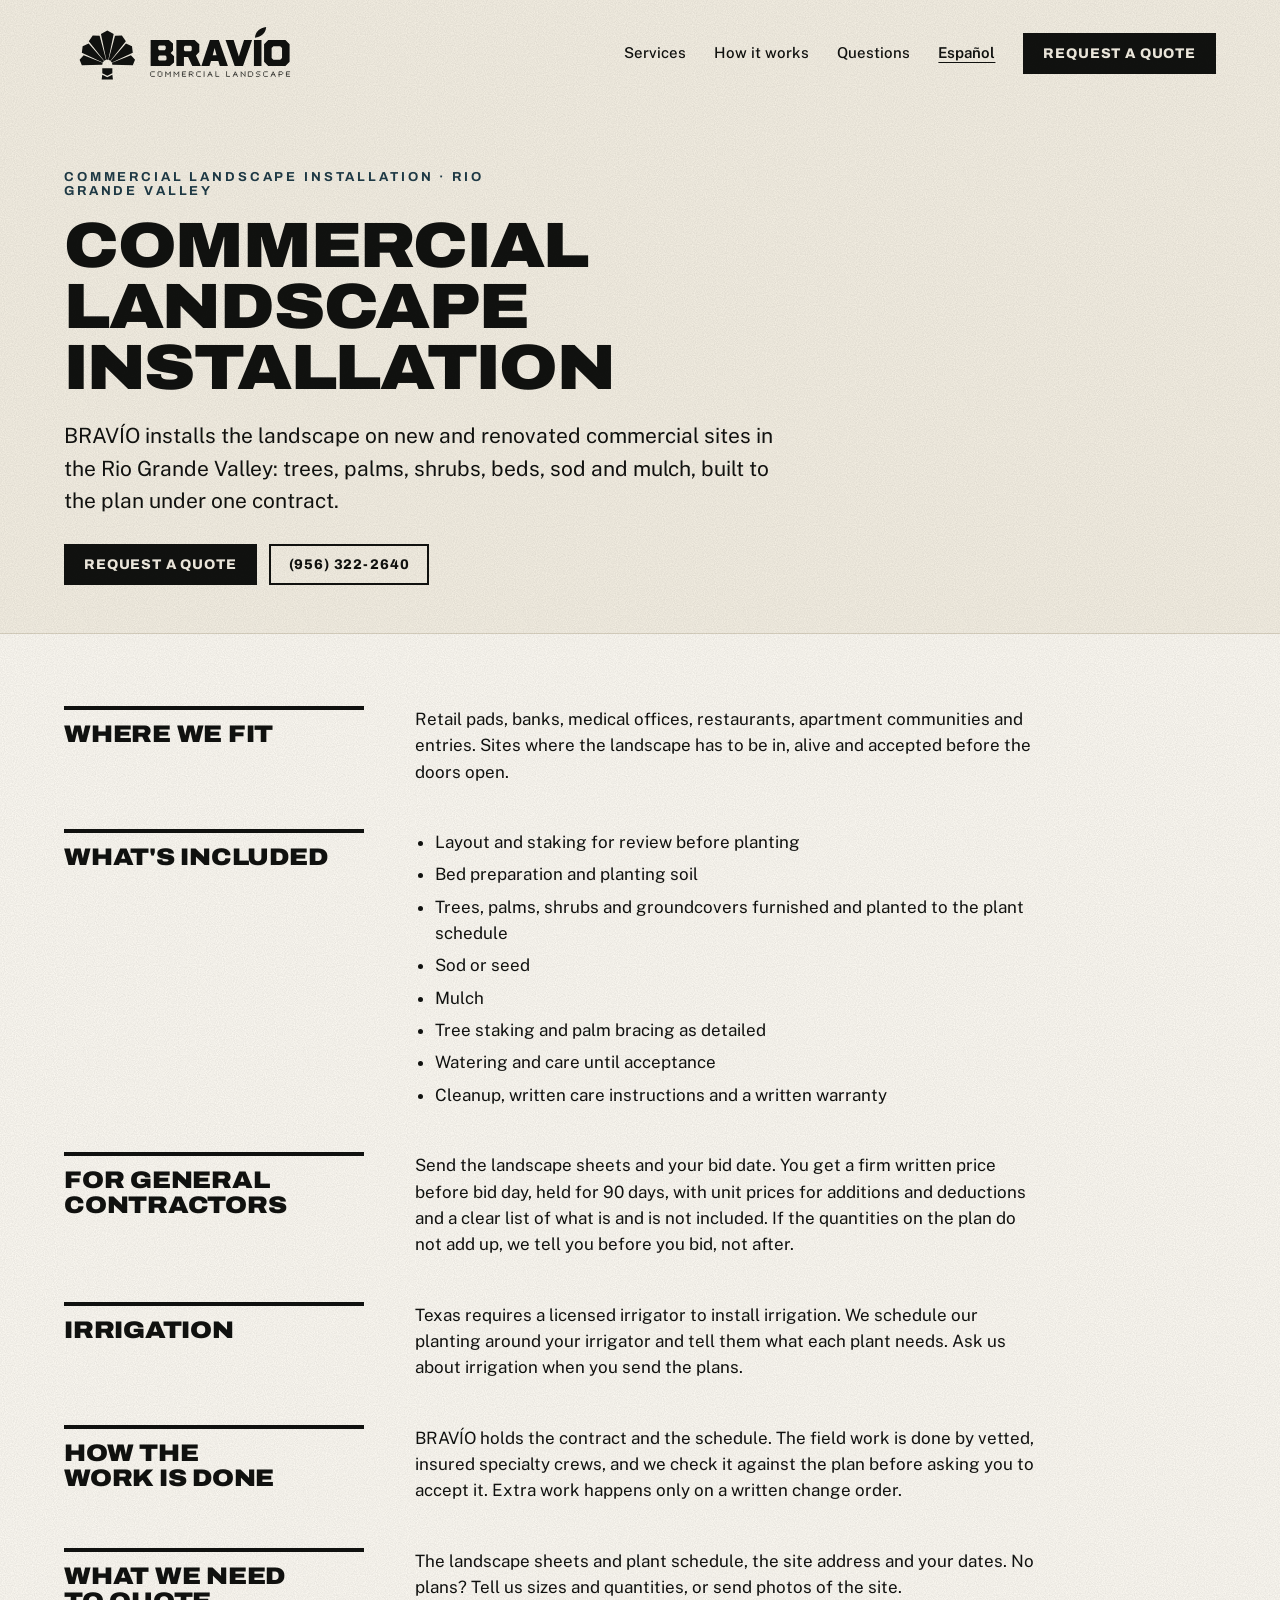
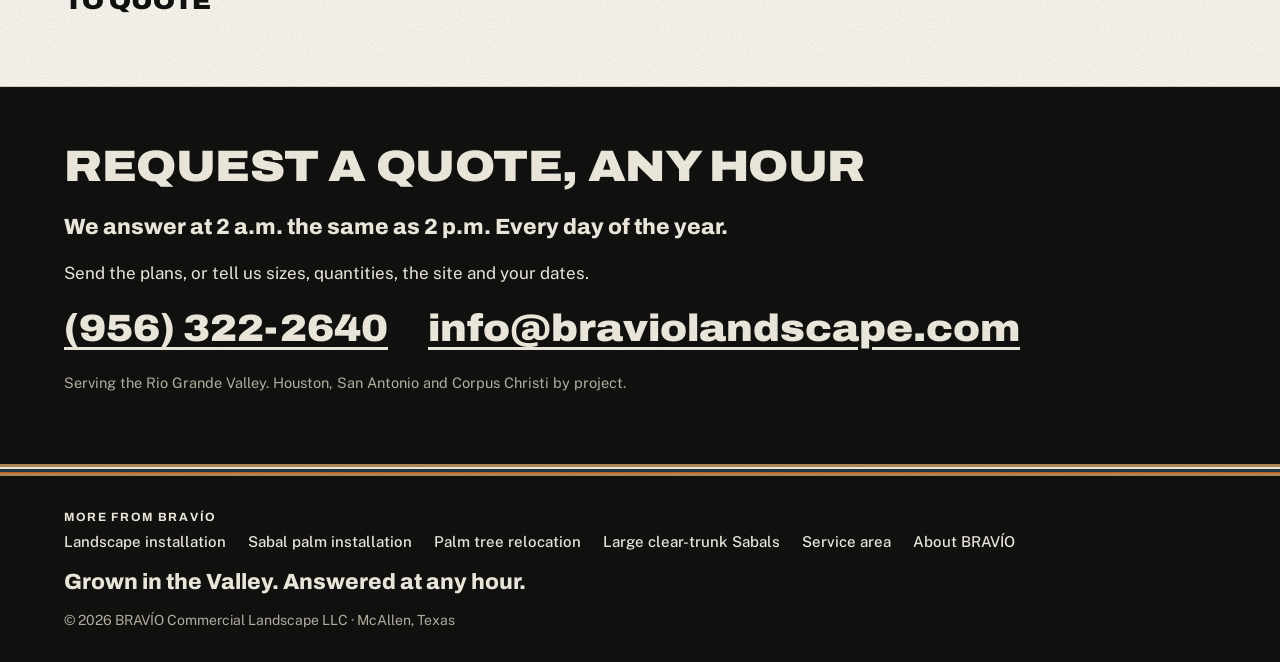
<file: commercial-landscape-installation/index.html>
<!doctype html>
<html lang="en">
<head>
<meta charset="utf-8">
<meta name="viewport" content="width=device-width,initial-scale=1">
<title>Commercial Landscape Installation, McAllen &amp; RGV | BRAVÍO</title>
<meta name="description" content="Commercial landscape installation in McAllen and the Rio Grande Valley: trees, palms, shrubs, sod and mulch, built to the plan under one contract.">
<link rel="canonical" href="https://braviolandscape.com/commercial-landscape-installation/">
<link rel="alternate" hreflang="en" href="https://braviolandscape.com/commercial-landscape-installation/">
<link rel="alternate" hreflang="es" href="https://braviolandscape.com/es/instalacion-de-jardineria-comercial/">
<link rel="alternate" hreflang="x-default" href="https://braviolandscape.com/commercial-landscape-installation/">
<meta property="og:type" content="website">
<meta property="og:title" content="Commercial landscape installation | BRAVÍO Commercial Landscape">
<meta property="og:description" content="Commercial landscape installation in McAllen and the Rio Grande Valley: trees, palms, shrubs, sod and mulch, built to the plan under one contract.">
<meta property="og:url" content="https://braviolandscape.com/commercial-landscape-installation/">
<meta property="og:image" content="https://braviolandscape.com/og.png">
<script type="application/ld+json">{"@context": "https://schema.org", "@type": "Service", "name": "Commercial landscape installation", "description": "Commercial landscape installation in McAllen and the Rio Grande Valley: trees, palms, shrubs, sod and mulch, built to the plan under one contract.", "inLanguage": "en", "url": "https://braviolandscape.com/commercial-landscape-installation/", "areaServed": ["Rio Grande Valley", "South Texas"], "provider": {"@type": "LocalBusiness", "name": "BRAVÍO Commercial Landscape", "url": "https://braviolandscape.com/", "telephone": "+1-956-322-2640", "email": "info@braviolandscape.com", "address": {"@type": "PostalAddress", "addressLocality": "McAllen", "addressRegion": "TX", "addressCountry": "US"}}}</script>
<link rel="icon" href="/favicon.svg" type="image/svg+xml">
<link rel="apple-touch-icon" href="/apple-touch-icon.png">
<link rel="preconnect" href="https://fonts.googleapis.com">
<link rel="preconnect" href="https://fonts.gstatic.com" crossorigin>
<link rel="stylesheet" href="https://fonts.googleapis.com/css2?family=Archivo:wdth,wght@100..125,500..900&family=Public+Sans:wght@400;500;600&display=swap">
<link rel="stylesheet" href="/styles.css?v=11">
</head>
<body>
<header class="site">
  <a class="brand" href="/"><img src="/logo.svg" alt="BRAVÍO Commercial Landscape" width="230" height="74"></a>
  <nav aria-label="Main">
    <a href="/#services">Services</a>
    <a href="/#how">How it works</a>
    <a href="/#questions">Questions</a>
    <a class="lang" href="/es/instalacion-de-jardineria-comercial/" lang="es" hreflang="es">Español</a>
    <a class="cta" href="#quote">Request a quote</a>
  </nav>
</header>
<main class="page">
  <div class="page-head">
    <p class="kicker">Commercial landscape installation · Rio Grande Valley</p>
    <h1>Commercial landscape installation</h1>
    <p class="lede">BRAVÍO installs the landscape on new and renovated commercial sites in the Rio Grande Valley: trees, palms, shrubs, beds, sod and mulch, built to the plan under one contract.</p>
    <div class="actions"><a class="btn" href="#quote">Request a quote</a><a class="btn ghost" href="tel:+19563222640">(956) 322-2640</a></div>
  </div>
  <article>
<section><h2>Where we fit</h2><p>Retail pads, banks, medical offices, restaurants, apartment communities and entries. Sites where the landscape has to be in, alive and accepted before the doors open.</p></section>
<section><h2>What&#x27;s included</h2><ul><li>Layout and staking for review before planting</li><li>Bed preparation and planting soil</li><li>Trees, palms, shrubs and groundcovers furnished and planted to the plant schedule</li><li>Sod or seed</li><li>Mulch</li><li>Tree staking and palm bracing as detailed</li><li>Watering and care until acceptance</li><li>Cleanup, written care instructions and a written warranty</li></ul></section>
<section><h2>For general contractors</h2><p>Send the landscape sheets and your bid date. You get a firm written price before bid day, held for 90 days, with unit prices for additions and deductions and a clear list of what is and is not included. If the quantities on the plan do not add up, we tell you before you bid, not after.</p></section>
<section><h2>Irrigation</h2><p>Texas requires a licensed irrigator to install irrigation. We schedule our planting around your irrigator and tell them what each plant needs. Ask us about irrigation when you send the plans.</p></section>
<section><h2>How the work is done</h2><p>BRAVÍO holds the contract and the schedule. The field work is done by vetted, insured specialty crews, and we check it against the plan before asking you to accept it. Extra work happens only on a written change order.</p></section>
<section><h2>What we need to quote</h2><p>The landscape sheets and plant schedule, the site address and your dates. No plans? Tell us sizes and quantities, or send photos of the site.</p></section>
  </article>
  <section id="quote" class="quote dark-night">
    <h2>Request a quote, any hour</h2>
    <p class="always">We answer at 2 a.m. the same as 2 p.m. Every day of the year.</p>
    <p>Send the plans, or tell us sizes, quantities, the site and your dates.</p>
    <div class="contact">
      <a class="big" href="tel:+19563222640">(956) 322-2640</a>
      <a class="big" href="mailto:info@braviolandscape.com?subject=Quote%20request">info@braviolandscape.com</a>
    </div>
    <p class="fine">Serving the Rio Grande Valley. Houston, San Antonio and Corpus Christi by project.</p>
  </section>
</main>
<footer>
  <nav class="more" aria-label="More from BRAVÍO"><b>More from BRAVÍO</b><a href="/commercial-landscape-installation/">Landscape installation</a><a href="/texas-sabal-palm-installation/">Sabal palm installation</a><a href="/palm-tree-relocation/">Palm tree relocation</a><a href="/large-sabal-palms-clear-trunk/">Large clear-trunk Sabals</a><a href="/service-area/">Service area</a><a href="/about/">About BRAVÍO</a></nav>
  <span class="tag">Grown in the Valley. Answered at any hour.</span>
  <span>© <span id="yr">2026</span> BRAVÍO Commercial Landscape LLC · McAllen, Texas</span>
</footer>
<script>document.getElementById('yr').textContent=new Date().getFullYear()</script>
</body>
</html>
</file>
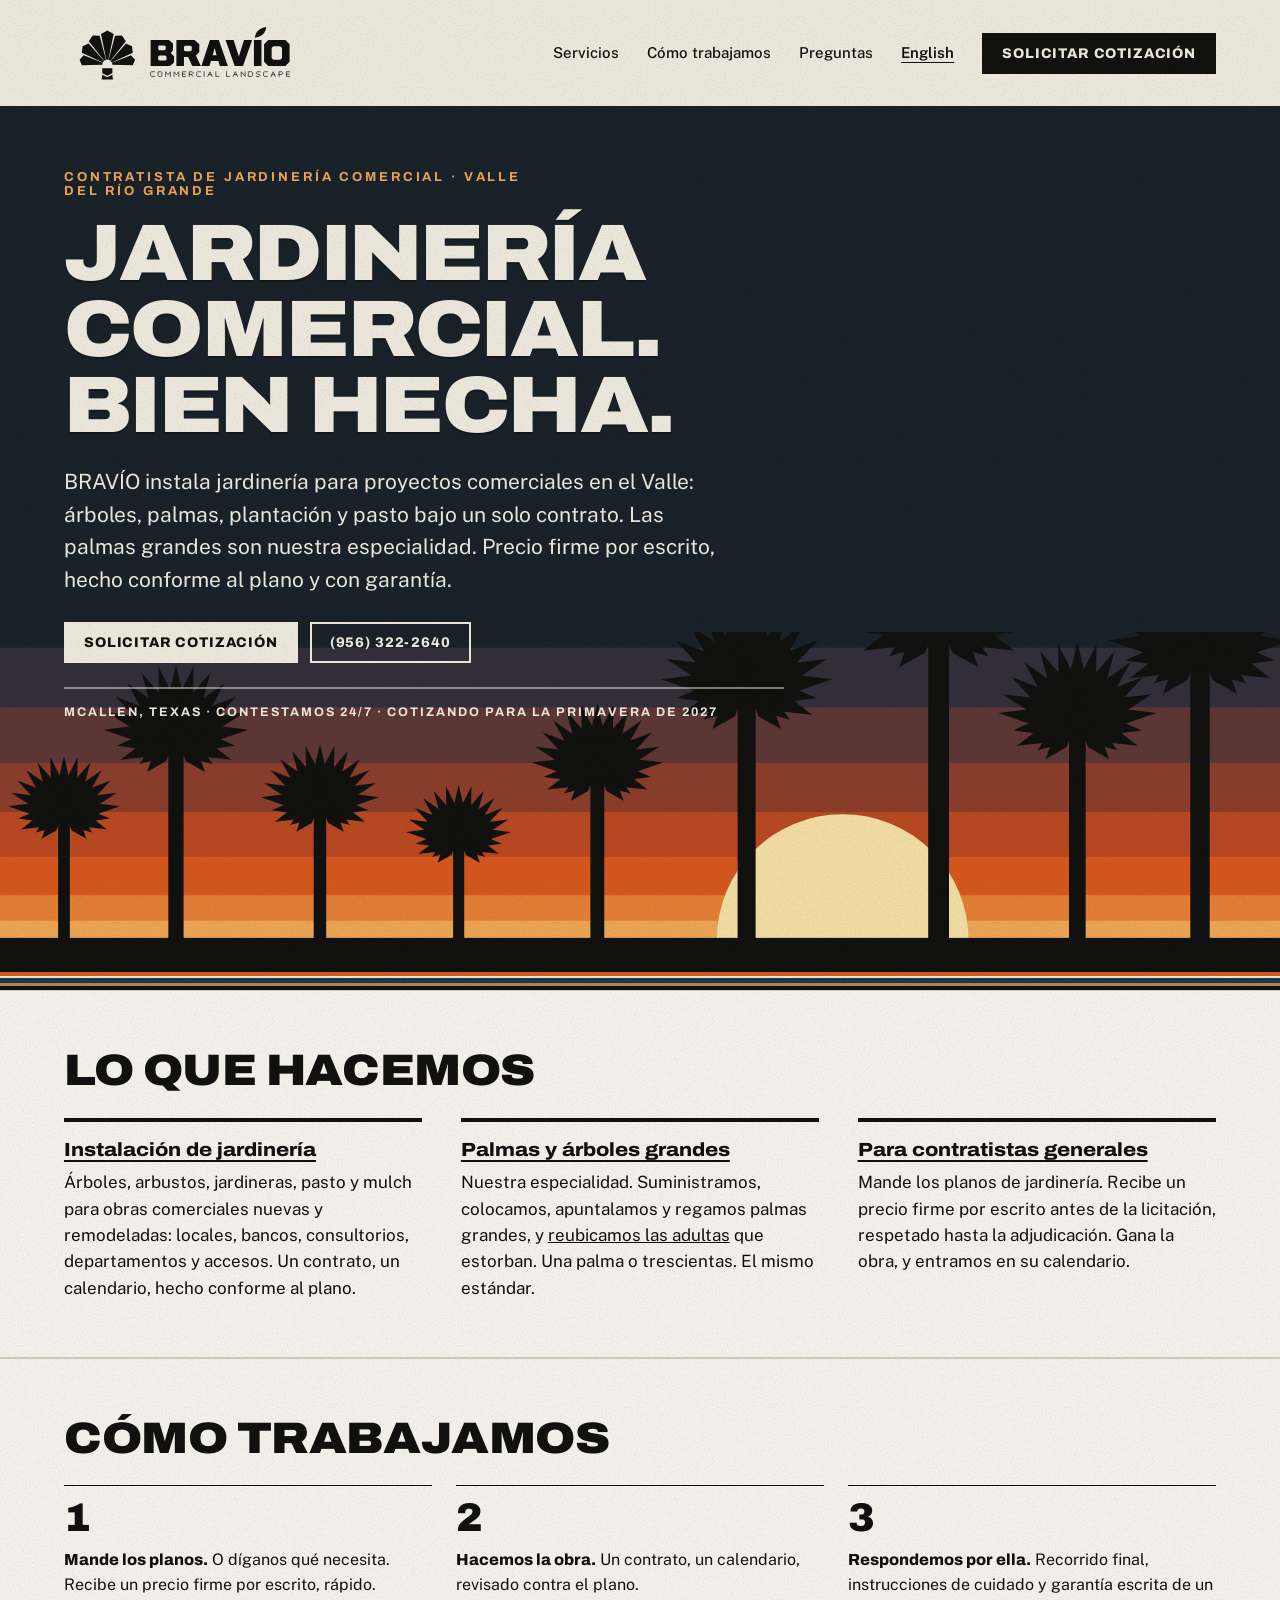
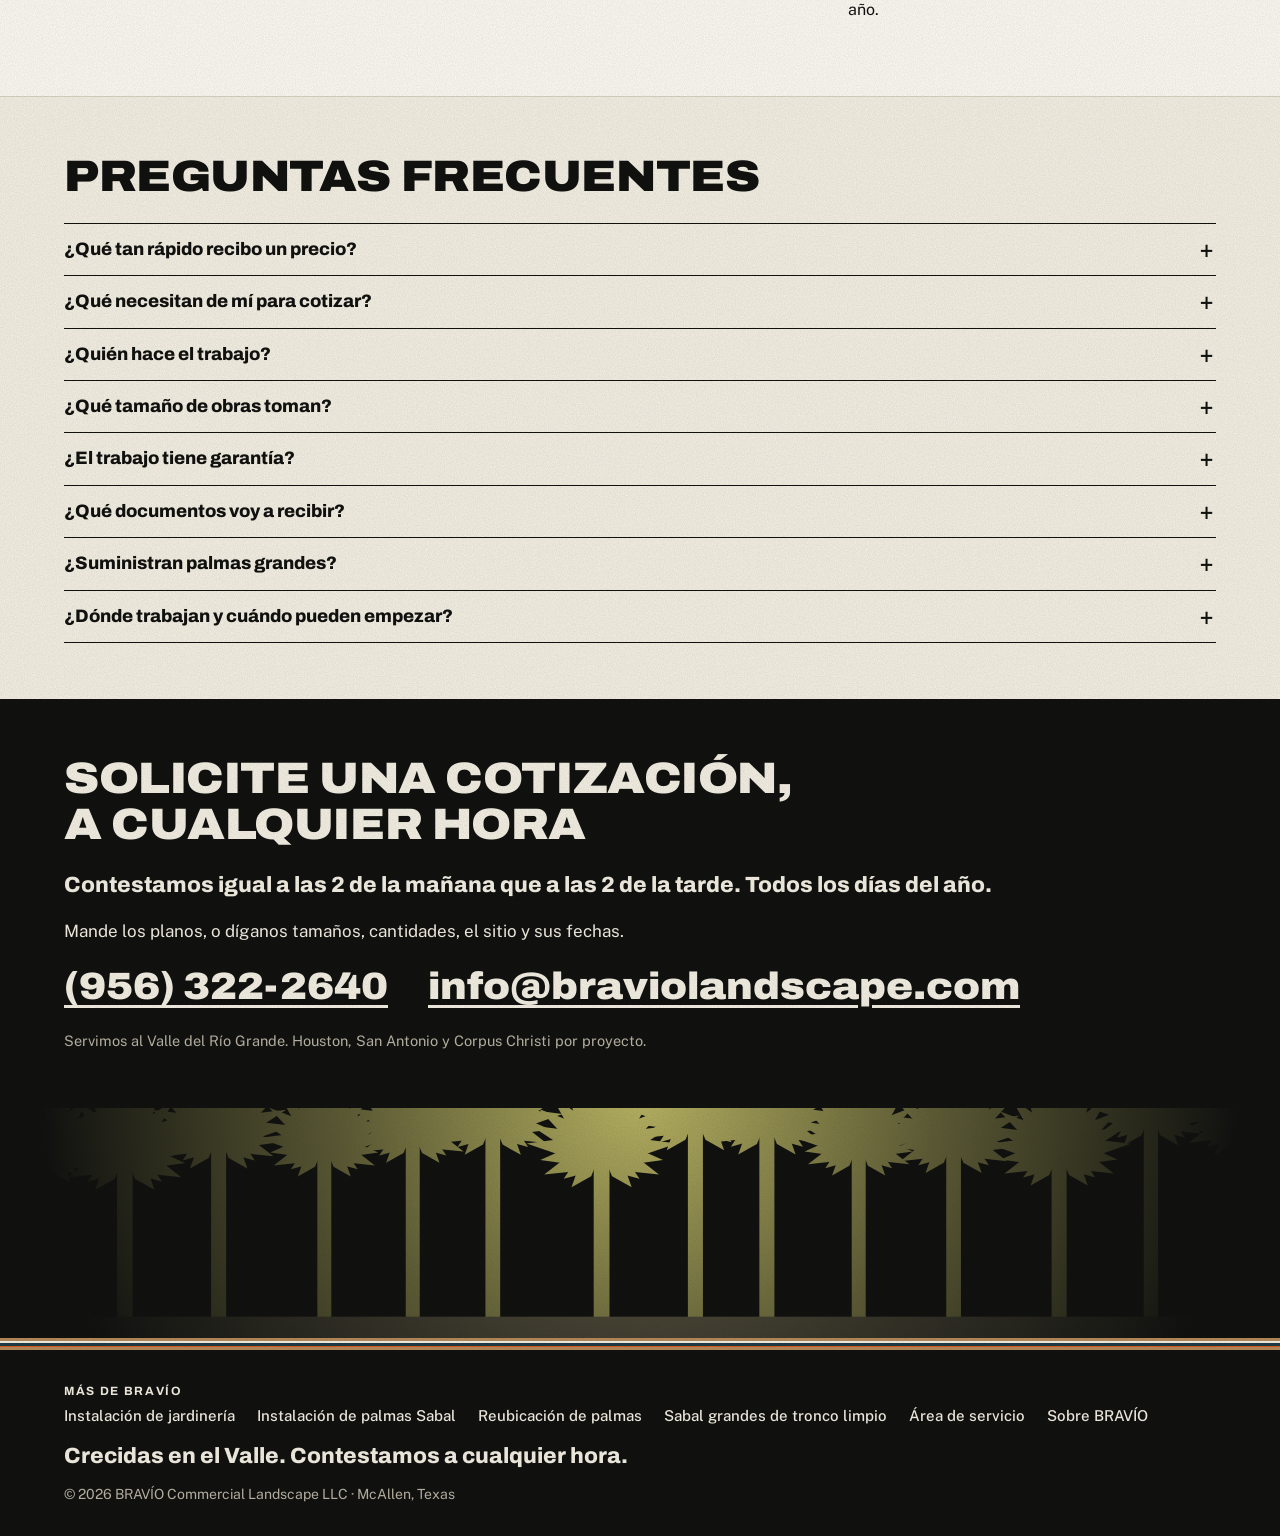
<file: es/index.html>
<!doctype html>
<html lang="es">
<head>
<meta charset="utf-8">
<meta name="viewport" content="width=device-width,initial-scale=1">
<title>Contratista de jardinería comercial, McAllen y el Valle | BRAVÍO</title>
<meta name="description" content="BRAVÍO suministra, instala y reubica palmas para proyectos comerciales en el sur de Texas. Sabal de Texas, Washingtonia, datileras y palmito mediterráneo.">
<link rel="preconnect" href="https://fonts.googleapis.com">
<link rel="preconnect" href="https://fonts.gstatic.com" crossorigin>
<link rel="stylesheet" href="https://fonts.googleapis.com/css2?family=Archivo:wdth,wght@100..125,500..900&family=Public+Sans:wght@400;500;600&display=swap">
<link rel="canonical" href="https://braviolandscape.com/es/">
<link rel="alternate" hreflang="en" href="https://braviolandscape.com/">
<link rel="alternate" hreflang="es" href="https://braviolandscape.com/es/">
<link rel="alternate" hreflang="x-default" href="https://braviolandscape.com/">
<meta property="og:type" content="website">
<meta property="og:title" content="BRAVÍO Commercial Landscape">
<meta property="og:description" content="Palmas suministradas, instaladas y reubicadas para proyectos comerciales en el sur de Texas. Especialistas en palmas Sabal de Texas grandes.">
<meta property="og:url" content="https://braviolandscape.com/es/">
<meta property="og:image" content="https://braviolandscape.com/og.png">
<link rel="apple-touch-icon" href="../apple-touch-icon.png">
<script type="application/ld+json">
{"@context":"https://schema.org","@type":"LocalBusiness","additionalType":"https://schema.org/HomeAndConstructionBusiness","name":"BRAVÍO Commercial Landscape","legalName":"BRAVÍO Commercial Landscape LLC","url":"https://braviolandscape.com/","logo":"https://braviolandscape.com/og.png","image":"https://braviolandscape.com/og.png","telephone":"+1-956-322-2640","email":"info@braviolandscape.com","description":"Commercial palm contractor supplying, installing and relocating Texas Sabal palms (Sabal mexicana) across South Texas, including 12 to 15 ft clear-trunk specimens.","openingHoursSpecification":{"@type":"OpeningHoursSpecification","dayOfWeek":["Monday","Tuesday","Wednesday","Thursday","Friday","Saturday","Sunday"],"opens":"00:00","closes":"23:59"},"address":{"@type":"PostalAddress","addressLocality":"McAllen","addressRegion":"TX","addressCountry":"US"},"areaServed":["Rio Grande Valley","McAllen, TX","Edinburg, TX","Mission, TX","Pharr, TX","Harlingen, TX","Brownsville, TX","South Padre Island, TX","South Texas"],"knowsAbout":["Texas Sabal palm installation","Sabal mexicana","palm tree relocation","commercial landscape installation"]}
</script>
<script type="application/ld+json">{"@context": "https://schema.org", "@type": "FAQPage", "inLanguage": "es", "mainEntity": [{"@type": "Question", "name": "¿Qué tan rápido recibo un precio?", "acceptedAnswer": {"@type": "Answer", "text": "Buscamos regresarle un precio firme por escrito en un día hábil después de recibir sus planos. Si va a licitar, mande también la fecha de la licitación. Los precios para licitación se respetan 90 días, así una adjudicación meses después no cambia el precio."}}, {"@type": "Question", "name": "¿Qué necesitan de mí para cotizar?", "acceptedAnswer": {"@type": "Answer", "text": "Los planos de jardinería y la lista de plantas, la dirección del sitio y sus fechas. ¿No hay planos? Díganos tamaños y cantidades, o mande fotos del sitio, y de ahí trabajamos."}}, {"@type": "Question", "name": "¿Quién hace el trabajo?", "acceptedAnswer": {"@type": "Answer", "text": "BRAVÍO es su contratista: un contrato, un solo contacto, una garantía. El trabajo de campo lo hacen cuadrillas especializadas y aseguradas, y nosotros revisamos su trabajo contra el plano antes de pedirle que lo reciba."}}, {"@type": "Question", "name": "¿Qué tamaño de obras toman?", "acceptedAnswer": {"@type": "Answer", "text": "Desde reponer unos cuantos árboles o palmas en una propiedad existente hasta la instalación completa de jardinería en una obra comercial nueva. Nuestra obra mínima es de $2,500."}}, {"@type": "Question", "name": "¿El trabajo tiene garantía?", "acceptedAnswer": {"@type": "Answer", "text": "Sí, por escrito. Las instalaciones tienen garantía de un año donde el sitio tenga riego funcionando, con visitas de seguimiento después de plantar. Las palmas reubicadas tienen garantía de mano de obra. No cubre heladas, tormentas, inundaciones, descuido ni daños de terceros."}}, {"@type": "Question", "name": "¿Qué documentos voy a recibir?", "acceptedAnswer": {"@type": "Answer", "text": "Una propuesta por escrito que dice qué incluye y qué no, un certificado de seguro antes de empezar, y una orden de cambio por escrito antes de cualquier trabajo adicional. La cuenta final no trae sorpresas."}}, {"@type": "Question", "name": "¿Suministran palmas grandes?", "acceptedAnswer": {"@type": "Answer", "text": "Sí, son nuestra especialidad. Suministramos e instalamos palmas Sabal de Texas cultivadas en campo, de hasta 15 pies de tronco limpio y más, y reubicamos palmas adultas que estorban a la obra."}}, {"@type": "Question", "name": "¿Dónde trabajan y cuándo pueden empezar?", "acceptedAnswer": {"@type": "Answer", "text": "En todo el Valle del Río Grande, de McAllen y Edinburg a Harlingen, Brownsville y South Padre Island, y en Corpus Christi, San Antonio y Houston para proyectos grandes. Estamos programando instalaciones a partir de la primavera de 2027."}}]}</script>
<link rel="icon" href="../favicon.svg" type="image/svg+xml">
<link rel="stylesheet" href="../styles.css?v=11">
</head>
<body>
<header class="site">
  <a class="brand" href="#top"><img src="../logo.svg" alt="BRAVÍO Commercial Landscape" width="230" height="74"></a>
  <nav aria-label="Principal">
    <a href="#services">Servicios</a>
    <a href="#how">Cómo trabajamos</a>
    <a href="#questions">Preguntas</a>
    <a class="lang" href="../" lang="en" hreflang="en">English</a>
    <a class="cta" href="#quote">Solicitar cotización</a>
  </nav>
</header>

<main id="top">
  <section class="hero poster">
    <div class="hero-copy">
      <p class="kicker">Contratista de jardinería comercial · Valle del Río Grande</p>
      <h1>Jardinería comercial.<br>Bien hecha.</h1>
      <p class="lede">BRAVÍO instala jardinería para proyectos comerciales en el Valle: árboles, palmas, plantación y pasto bajo un solo contrato. Las palmas grandes son nuestra especialidad. Precio firme por escrito, hecho conforme al plano y con garantía.</p>
      <div class="actions">
        <a class="btn" href="#quote">Solicitar cotización</a>
        <a class="btn ghost" href="tel:+19563222640">(956) 322-2640</a>
      </div>
      <p class="proof">McAllen, Texas · Contestamos 24/7 · Cotizando para la primavera de 2027</p>
    </div>
    <svg class="scene sunset" viewBox="0 0 1200 400" preserveAspectRatio="xMidYMax slice" aria-hidden="true" focusable="false"><rect x="-2400" y="96" width="6000" height="274" fill="#33303B"/><rect x="-2400" y="152" width="6000" height="218" fill="#5E3836"/><rect x="-2400" y="204" width="6000" height="166" fill="#8E3F2C"/><rect x="-2400" y="250" width="6000" height="120" fill="#BC4A22"/><rect x="-2400" y="292" width="6000" height="78" fill="#DA5A1E"/><rect x="-2400" y="328" width="6000" height="42" fill="#E98237"/><rect x="-2400" y="352" width="6000" height="18" fill="#F1A955"/><circle cx="790" cy="370" r="118" fill="#F8E2A6"/><g fill="#111210"><rect x="54.5" y="250.0" width="11.0" height="122.0"/><polygon points="60.0,250.0 44.2,260.2 39.0,275.0 52.7,267.3"/><polygon points="60.0,250.0 42.2,256.1 33.6,269.2 48.7,265.0"/><polygon points="60.0,250.0 35.9,253.8 19.9,266.2 40.0,264.0"/><polygon points="60.0,250.0 35.7,247.8 17.2,256.0 37.2,258.8"/><polygon points="60.0,250.0 31.8,241.5 7.6,244.5 30.6,252.5"/><polygon points="60.0,250.0 34.7,234.9 10.5,232.0 30.9,245.3"/><polygon points="60.0,250.0 39.1,229.2 16.3,220.5 32.9,238.4"/><polygon points="60.0,250.0 44.7,224.8 24.7,210.8 36.5,232.2"/><polygon points="60.0,250.0 51.3,221.8 35.3,203.5 41.5,227.0"/><polygon points="60.0,250.0 58.3,220.5 47.3,198.9 47.6,223.2"/><polygon points="60.0,250.0 65.5,221.0 60.0,197.3 54.5,221.0"/><polygon points="60.0,250.0 72.4,223.2 72.7,198.9 61.7,220.5"/><polygon points="60.0,250.0 78.5,227.0 84.7,203.5 68.7,221.8"/><polygon points="60.0,250.0 83.5,232.2 95.3,210.8 75.3,224.8"/><polygon points="60.0,250.0 87.1,238.4 103.7,220.5 80.9,229.2"/><polygon points="60.0,250.0 89.1,245.3 109.5,232.0 85.3,234.9"/><polygon points="60.0,250.0 89.4,252.5 112.4,244.5 88.2,241.5"/><polygon points="60.0,250.0 82.8,258.8 102.8,256.0 84.3,247.8"/><polygon points="60.0,250.0 80.0,264.0 100.1,266.2 84.1,253.8"/><polygon points="60.0,250.0 71.3,265.0 86.4,269.2 77.8,256.1"/><polygon points="60.0,250.0 67.3,267.3 81.0,275.0 75.8,260.2"/><circle cx="60.0" cy="250.0" r="8.5"/><rect x="157.8" y="180.0" width="14.3" height="192.0"/><polygon points="165.0,180.0 144.6,193.2 137.8,212.4 155.5,202.4"/><polygon points="165.0,180.0 142.0,187.9 130.8,204.9 150.4,199.5"/><polygon points="165.0,180.0 133.8,184.9 113.1,200.9 139.2,198.2"/><polygon points="165.0,180.0 133.5,177.2 109.6,187.8 135.5,191.4"/><polygon points="165.0,180.0 128.4,169.0 97.2,172.9 126.9,183.2"/><polygon points="165.0,180.0 132.2,160.5 100.9,156.7 127.3,173.9"/><polygon points="165.0,180.0 137.9,153.1 108.5,141.9 129.9,165.0"/><polygon points="165.0,180.0 145.2,147.3 119.4,129.3 134.6,156.9"/><polygon points="165.0,180.0 153.7,143.5 133.0,119.8 141.1,150.2"/><polygon points="165.0,180.0 162.9,141.9 148.5,113.8 149.0,145.3"/><polygon points="165.0,180.0 172.2,142.5 165.0,111.8 157.8,142.5"/><polygon points="165.0,180.0 181.0,145.3 181.5,113.8 167.1,141.9"/><polygon points="165.0,180.0 188.9,150.2 197.0,119.8 176.3,143.5"/><polygon points="165.0,180.0 195.4,156.9 210.6,129.3 184.8,147.3"/><polygon points="165.0,180.0 200.1,165.0 221.5,141.9 192.1,153.1"/><polygon points="165.0,180.0 202.7,173.9 229.1,156.7 197.8,160.5"/><polygon points="165.0,180.0 203.1,183.2 232.8,172.9 201.6,169.0"/><polygon points="165.0,180.0 194.5,191.4 220.4,187.8 196.5,177.2"/><polygon points="165.0,180.0 190.8,198.2 216.9,200.9 196.2,184.9"/><polygon points="165.0,180.0 179.6,199.5 199.2,204.9 188.0,187.9"/><polygon points="165.0,180.0 174.5,202.4 192.2,212.4 185.4,193.2"/><circle cx="165.0" cy="180.0" r="11.0"/><rect x="294.1" y="242.0" width="11.7" height="130.0"/><polygon points="300.0,242.0 283.3,252.8 277.8,268.5 292.3,260.3"/><polygon points="300.0,242.0 281.2,248.5 272.0,262.3 288.0,257.9"/><polygon points="300.0,242.0 274.5,246.0 257.6,259.1 278.9,256.9"/><polygon points="300.0,242.0 274.3,239.7 254.7,248.4 275.9,251.3"/><polygon points="300.0,242.0 270.1,233.0 244.5,236.2 268.9,244.6"/><polygon points="300.0,242.0 273.2,226.0 247.6,222.9 269.2,237.0"/><polygon points="300.0,242.0 277.8,220.0 253.7,210.8 271.3,229.7"/><polygon points="300.0,242.0 283.8,215.3 262.7,200.5 275.1,223.1"/><polygon points="300.0,242.0 290.8,212.2 273.8,192.7 280.4,217.6"/><polygon points="300.0,242.0 298.3,210.8 286.5,187.9 286.9,213.6"/><polygon points="300.0,242.0 305.9,211.3 300.0,186.2 294.1,211.3"/><polygon points="300.0,242.0 313.1,213.6 313.5,187.9 301.7,210.8"/><polygon points="300.0,242.0 319.6,217.6 326.2,192.7 309.2,212.2"/><polygon points="300.0,242.0 324.9,223.1 337.3,200.5 316.2,215.3"/><polygon points="300.0,242.0 328.7,229.7 346.3,210.8 322.2,220.0"/><polygon points="300.0,242.0 330.8,237.0 352.4,222.9 326.8,226.0"/><polygon points="300.0,242.0 331.1,244.6 355.5,236.2 329.9,233.0"/><polygon points="300.0,242.0 324.1,251.3 345.3,248.4 325.7,239.7"/><polygon points="300.0,242.0 321.1,256.9 342.4,259.1 325.5,246.0"/><polygon points="300.0,242.0 312.0,257.9 328.0,262.3 318.8,248.5"/><polygon points="300.0,242.0 307.7,260.3 322.2,268.5 316.7,252.8"/><circle cx="300.0" cy="242.0" r="9.0"/><rect x="424.8" y="274.0" width="10.4" height="98.0"/><polygon points="430.0,274.0 415.1,283.6 410.2,297.6 423.1,290.3"/><polygon points="430.0,274.0 413.3,279.7 405.1,292.1 419.4,288.1"/><polygon points="430.0,274.0 407.3,277.6 392.3,289.2 411.2,287.2"/><polygon points="430.0,274.0 407.1,272.0 389.7,279.7 408.6,282.3"/><polygon points="430.0,274.0 403.4,266.0 380.7,268.8 402.3,276.3"/><polygon points="430.0,274.0 406.1,259.8 383.4,257.0 402.6,269.6"/><polygon points="430.0,274.0 410.3,254.4 388.9,246.3 404.5,263.1"/><polygon points="430.0,274.0 415.6,250.2 396.8,237.1 407.9,257.2"/><polygon points="430.0,274.0 421.8,247.5 406.7,230.2 412.6,252.4"/><polygon points="430.0,274.0 428.4,246.3 418.0,225.9 418.4,248.8"/><polygon points="430.0,274.0 435.2,246.7 430.0,224.4 424.8,246.7"/><polygon points="430.0,274.0 441.6,248.8 442.0,225.9 431.6,246.3"/><polygon points="430.0,274.0 447.4,252.4 453.3,230.2 438.2,247.5"/><polygon points="430.0,274.0 452.1,257.2 463.2,237.1 444.4,250.2"/><polygon points="430.0,274.0 455.5,263.1 471.1,246.3 449.7,254.4"/><polygon points="430.0,274.0 457.4,269.6 476.6,257.0 453.9,259.8"/><polygon points="430.0,274.0 457.7,276.3 479.3,268.8 456.6,266.0"/><polygon points="430.0,274.0 451.4,282.3 470.3,279.7 452.9,272.0"/><polygon points="430.0,274.0 448.8,287.2 467.7,289.2 452.7,277.6"/><polygon points="430.0,274.0 440.6,288.1 454.9,292.1 446.7,279.7"/><polygon points="430.0,274.0 436.9,290.3 449.8,297.6 444.9,283.6"/><circle cx="430.0" cy="274.0" r="8.0"/><rect x="553.5" y="210.0" width="13.0" height="162.0"/><polygon points="560.0,210.0 541.4,222.0 535.3,239.4 551.4,230.4"/><polygon points="560.0,210.0 539.1,217.2 528.9,232.6 546.7,227.7"/><polygon points="560.0,210.0 531.6,214.4 512.9,229.0 536.5,226.5"/><polygon points="560.0,210.0 531.4,207.5 509.7,217.1 533.2,220.3"/><polygon points="560.0,210.0 526.8,200.0 498.3,203.5 525.4,212.9"/><polygon points="560.0,210.0 530.2,192.2 501.7,188.8 525.7,204.4"/><polygon points="560.0,210.0 535.4,185.5 508.6,175.3 528.1,196.3"/><polygon points="560.0,210.0 542.0,180.3 518.5,163.9 532.4,189.0"/><polygon points="560.0,210.0 549.7,176.8 530.9,155.3 538.3,182.9"/><polygon points="560.0,210.0 558.1,175.3 545.0,149.8 545.4,178.5"/><polygon points="560.0,210.0 566.5,175.9 560.0,148.0 553.5,175.9"/><polygon points="560.0,210.0 574.6,178.5 575.0,149.8 561.9,175.3"/><polygon points="560.0,210.0 581.7,182.9 589.1,155.3 570.3,176.8"/><polygon points="560.0,210.0 587.6,189.0 601.5,163.9 578.0,180.3"/><polygon points="560.0,210.0 591.9,196.3 611.4,175.3 584.6,185.5"/><polygon points="560.0,210.0 594.3,204.4 618.3,188.8 589.8,192.2"/><polygon points="560.0,210.0 594.6,212.9 621.7,203.5 593.2,200.0"/><polygon points="560.0,210.0 586.8,220.3 610.3,217.1 588.6,207.5"/><polygon points="560.0,210.0 583.5,226.5 607.1,229.0 588.4,214.4"/><polygon points="560.0,210.0 573.3,227.7 591.1,232.6 580.9,217.2"/><polygon points="560.0,210.0 568.6,230.4 584.7,239.4 578.6,222.0"/><circle cx="560.0" cy="210.0" r="10.0"/><rect x="691.5" y="134.0" width="16.9" height="238.0"/><polygon points="700.0,134.0 675.9,149.6 667.9,172.3 688.8,160.5"/><polygon points="700.0,134.0 672.8,143.3 659.6,163.4 682.7,157.0"/><polygon points="700.0,134.0 663.1,139.8 638.7,158.8 669.5,155.5"/><polygon points="700.0,134.0 662.8,130.7 634.6,143.2 665.2,147.4"/><polygon points="700.0,134.0 656.8,121.0 619.8,125.6 655.0,137.8"/><polygon points="700.0,134.0 661.2,110.9 624.3,106.4 655.5,126.8"/><polygon points="700.0,134.0 668.0,102.2 633.2,88.9 658.5,116.2"/><polygon points="700.0,134.0 676.6,95.4 646.1,74.1 664.1,106.7"/><polygon points="700.0,134.0 686.6,90.9 662.2,62.8 671.7,98.8"/><polygon points="700.0,134.0 697.5,88.9 680.5,55.8 681.1,93.0"/><polygon points="700.0,134.0 708.5,89.7 700.0,53.4 691.5,89.7"/><polygon points="700.0,134.0 718.9,93.0 719.5,55.8 702.5,88.9"/><polygon points="700.0,134.0 728.3,98.8 737.8,62.8 713.4,90.9"/><polygon points="700.0,134.0 735.9,106.7 753.9,74.1 723.4,95.4"/><polygon points="700.0,134.0 741.5,116.2 766.8,88.9 732.0,102.2"/><polygon points="700.0,134.0 744.5,126.8 775.7,106.4 738.8,110.9"/><polygon points="700.0,134.0 745.0,137.8 780.2,125.6 743.2,121.0"/><polygon points="700.0,134.0 734.8,147.4 765.4,143.2 737.2,130.7"/><polygon points="700.0,134.0 730.5,155.5 761.3,158.8 736.9,139.8"/><polygon points="700.0,134.0 717.3,157.0 740.4,163.4 727.2,143.3"/><polygon points="700.0,134.0 711.2,160.5 732.1,172.3 724.1,149.6"/><circle cx="700.0" cy="134.0" r="13.0"/><rect x="870.2" y="70.0" width="19.5" height="302.0"/><polygon points="880.0,70.0 852.1,88.0 842.9,114.2 867.1,100.6"/><polygon points="880.0,70.0 848.6,80.8 833.4,103.9 860.1,96.5"/><polygon points="880.0,70.0 837.5,76.7 809.3,98.6 844.8,94.8"/><polygon points="880.0,70.0 837.1,66.2 804.5,80.6 839.8,85.5"/><polygon points="880.0,70.0 830.1,55.0 787.5,60.3 828.1,74.3"/><polygon points="880.0,70.0 835.3,43.3 792.6,38.2 828.6,61.7"/><polygon points="880.0,70.0 843.0,33.3 802.9,18.0 832.1,49.5"/><polygon points="880.0,70.0 853.0,25.5 817.8,0.9 838.5,38.5"/><polygon points="880.0,70.0 864.6,20.3 836.3,-12.1 847.4,29.4"/><polygon points="880.0,70.0 877.1,18.0 857.5,-20.2 858.2,22.7"/><polygon points="880.0,70.0 889.8,18.8 880.0,-23.0 870.2,18.8"/><polygon points="880.0,70.0 901.8,22.7 902.5,-20.2 882.9,18.0"/><polygon points="880.0,70.0 912.6,29.4 923.7,-12.1 895.4,20.3"/><polygon points="880.0,70.0 921.5,38.5 942.2,0.9 907.0,25.5"/><polygon points="880.0,70.0 927.9,49.5 957.1,18.0 917.0,33.3"/><polygon points="880.0,70.0 931.4,61.7 967.4,38.2 924.7,43.3"/><polygon points="880.0,70.0 931.9,74.3 972.5,60.3 929.9,55.0"/><polygon points="880.0,70.0 920.2,85.5 955.5,80.6 922.9,66.2"/><polygon points="880.0,70.0 915.2,94.8 950.7,98.6 922.5,76.7"/><polygon points="880.0,70.0 899.9,96.5 926.6,103.9 911.4,80.8"/><polygon points="880.0,70.0 892.9,100.6 917.1,114.2 907.9,88.0"/><circle cx="880.0" cy="70.0" r="15.0"/><rect x="1002.2" y="165.0" width="15.6" height="207.0"/><polygon points="1010.0,165.0 987.7,179.4 980.3,200.3 999.7,189.4"/><polygon points="1010.0,165.0 984.9,173.6 972.7,192.1 994.1,186.2"/><polygon points="1010.0,165.0 976.0,170.3 953.4,187.9 981.8,184.8"/><polygon points="1010.0,165.0 975.7,161.9 949.6,173.5 977.9,177.4"/><polygon points="1010.0,165.0 970.1,153.0 936.0,157.2 968.5,168.5"/><polygon points="1010.0,165.0 974.2,143.7 940.1,139.6 968.9,158.3"/><polygon points="1010.0,165.0 980.4,135.7 948.3,123.4 971.7,148.6"/><polygon points="1010.0,165.0 988.4,129.4 960.2,109.7 976.8,139.8"/><polygon points="1010.0,165.0 997.7,125.2 975.1,99.3 983.9,132.5"/><polygon points="1010.0,165.0 1007.7,123.4 992.0,92.8 992.5,127.2"/><polygon points="1010.0,165.0 1017.8,124.1 1010.0,90.6 1002.2,124.1"/><polygon points="1010.0,165.0 1027.5,127.2 1028.0,92.8 1012.3,123.4"/><polygon points="1010.0,165.0 1036.1,132.5 1044.9,99.3 1022.3,125.2"/><polygon points="1010.0,165.0 1043.2,139.8 1059.8,109.7 1031.6,129.4"/><polygon points="1010.0,165.0 1048.3,148.6 1071.7,123.4 1039.6,135.7"/><polygon points="1010.0,165.0 1051.1,158.3 1079.9,139.6 1045.8,143.7"/><polygon points="1010.0,165.0 1051.5,168.5 1084.0,157.2 1049.9,153.0"/><polygon points="1010.0,165.0 1042.1,177.4 1070.4,173.5 1044.3,161.9"/><polygon points="1010.0,165.0 1038.2,184.8 1066.6,187.9 1044.0,170.3"/><polygon points="1010.0,165.0 1025.9,186.2 1047.3,192.1 1035.1,173.6"/><polygon points="1010.0,165.0 1020.3,189.4 1039.7,200.3 1032.3,179.4"/><circle cx="1010.0" cy="165.0" r="12.0"/><rect x="1115.9" y="98.0" width="18.2" height="274.0"/><polygon points="1125.0,98.0 1099.0,114.8 1090.4,139.2 1112.9,126.5"/><polygon points="1125.0,98.0 1095.7,108.0 1081.5,129.6 1106.4,122.8"/><polygon points="1125.0,98.0 1085.3,104.2 1059.0,124.7 1092.1,121.1"/><polygon points="1125.0,98.0 1085.0,94.4 1054.5,107.9 1087.5,112.5"/><polygon points="1125.0,98.0 1078.5,84.0 1038.7,88.9 1076.6,102.1"/><polygon points="1125.0,98.0 1083.3,73.1 1043.4,68.3 1077.0,90.2"/><polygon points="1125.0,98.0 1090.5,63.8 1053.0,49.5 1080.3,78.8"/><polygon points="1125.0,98.0 1099.8,56.4 1066.9,33.5 1086.3,68.6"/><polygon points="1125.0,98.0 1110.6,51.6 1084.2,21.4 1094.6,60.1"/><polygon points="1125.0,98.0 1122.3,49.5 1104.0,13.8 1104.6,53.9"/><polygon points="1125.0,98.0 1134.1,50.3 1125.0,11.2 1115.9,50.3"/><polygon points="1125.0,98.0 1145.4,53.9 1146.0,13.8 1127.7,49.5"/><polygon points="1125.0,98.0 1155.4,60.1 1165.8,21.4 1139.4,51.6"/><polygon points="1125.0,98.0 1163.7,68.6 1183.1,33.5 1150.2,56.4"/><polygon points="1125.0,98.0 1169.7,78.8 1197.0,49.5 1159.5,63.8"/><polygon points="1125.0,98.0 1173.0,90.2 1206.6,68.3 1166.7,73.1"/><polygon points="1125.0,98.0 1173.4,102.1 1211.3,88.9 1171.5,84.0"/><polygon points="1125.0,98.0 1162.5,112.5 1195.5,107.9 1165.0,94.4"/><polygon points="1125.0,98.0 1157.9,121.1 1191.0,124.7 1164.7,104.2"/><polygon points="1125.0,98.0 1143.6,122.8 1168.5,129.6 1154.3,108.0"/><polygon points="1125.0,98.0 1137.1,126.5 1159.6,139.2 1151.0,114.8"/><circle cx="1125.0" cy="98.0" r="14.0"/><rect x="-2400" y="368" width="6000" height="34"/></g></svg>
  </section>

  <section id="services" class="band">
    <h2>Lo que hacemos</h2>
    <div class="cols">
      <article>
        <h3><a href="instalacion-de-jardineria-comercial/">Instalación de jardinería</a></h3>
        <p>Árboles, arbustos, jardineras, pasto y mulch para obras comerciales nuevas y remodeladas: locales, bancos, consultorios, departamentos y accesos. Un contrato, un calendario, hecho conforme al plano.</p>
      </article>
      <article>
        <h3><a href="instalacion-de-palmas-sabal/">Palmas y árboles grandes</a></h3>
        <p>Nuestra especialidad. Suministramos, colocamos, apuntalamos y regamos palmas grandes, y <a href="reubicacion-de-palmas/">reubicamos las adultas</a> que estorban. Una palma o trescientas. El mismo estándar.</p>
      </article>
      <article>
        <h3><a href="palmas-sabal-grandes/">Para contratistas generales</a></h3>
        <p>Mande los planos de jardinería. Recibe un precio firme por escrito antes de la licitación, respetado hasta la adjudicación. Gana la obra, y entramos en su calendario.</p>
      </article>
    </div>
  </section>

  <section id="how" class="steps">
    <h2>Cómo trabajamos</h2>
    <ol>
      <li><b>Mande los planos.</b> O díganos qué necesita. Recibe un precio firme por escrito, rápido.</li>
      <li><b>Hacemos la obra.</b> Un contrato, un calendario, revisado contra el plano.</li>
      <li><b>Respondemos por ella.</b> Recorrido final, instrucciones de cuidado y garantía escrita de un año.</li>
    </ol>
  </section>

  <section id="questions" class="faq">
    <h2>Preguntas frecuentes</h2>
    <div class="qa"><details><summary>¿Qué tan rápido recibo un precio?</summary><p>Buscamos regresarle un precio firme por escrito en un día hábil después de recibir sus planos. Si va a licitar, mande también la fecha de la licitación. Los precios para licitación se respetan 90 días, así una adjudicación meses después no cambia el precio.</p></details><details><summary>¿Qué necesitan de mí para cotizar?</summary><p>Los planos de jardinería y la lista de plantas, la dirección del sitio y sus fechas. ¿No hay planos? Díganos tamaños y cantidades, o mande fotos del sitio, y de ahí trabajamos.</p></details><details><summary>¿Quién hace el trabajo?</summary><p>BRAVÍO es su contratista: un contrato, un solo contacto, una garantía. El trabajo de campo lo hacen cuadrillas especializadas y aseguradas, y nosotros revisamos su trabajo contra el plano antes de pedirle que lo reciba.</p></details><details><summary>¿Qué tamaño de obras toman?</summary><p>Desde reponer unos cuantos árboles o palmas en una propiedad existente hasta la instalación completa de jardinería en una obra comercial nueva. Nuestra obra mínima es de $2,500.</p></details><details><summary>¿El trabajo tiene garantía?</summary><p>Sí, por escrito. Las instalaciones tienen garantía de un año donde el sitio tenga riego funcionando, con visitas de seguimiento después de plantar. Las palmas reubicadas tienen garantía de mano de obra. No cubre heladas, tormentas, inundaciones, descuido ni daños de terceros.</p></details><details><summary>¿Qué documentos voy a recibir?</summary><p>Una propuesta por escrito que dice qué incluye y qué no, un certificado de seguro antes de empezar, y una orden de cambio por escrito antes de cualquier trabajo adicional. La cuenta final no trae sorpresas.</p></details><details><summary>¿Suministran palmas grandes?</summary><p>Sí, son nuestra especialidad. Suministramos e instalamos palmas Sabal de Texas cultivadas en campo, de hasta 15 pies de tronco limpio y más, y reubicamos palmas adultas que estorban a la obra.</p></details><details><summary>¿Dónde trabajan y cuándo pueden empezar?</summary><p>En todo el Valle del Río Grande, de McAllen y Edinburg a Harlingen, Brownsville y South Padre Island, y en Corpus Christi, San Antonio y Houston para proyectos grandes. Estamos programando instalaciones a partir de la primavera de 2027.</p></details></div>
  </section>

  <section id="quote" class="quote dark-night">
    <h2>Solicite una cotización, a cualquier hora</h2>
    <p class="always">Contestamos igual a las 2 de la mañana que a las 2 de la tarde. Todos los días del año.</p>
    <p>Mande los planos, o díganos tamaños, cantidades, el sitio y sus fechas.</p>
    <div class="contact">
      <a class="big" href="tel:+19563222640">(956) 322-2640</a>
      <a class="big" href="mailto:info@braviolandscape.com?subject=Solicitud%20de%20cotizaci%C3%B3n%20de%20palmas">info@braviolandscape.com</a>
    </div>
    <p class="fine">Servimos al Valle del Río Grande. Houston, San Antonio y Corpus Christi por proyecto.</p>
    <svg class="scene night" viewBox="0 0 1200 300" preserveAspectRatio="xMidYMax slice" aria-hidden="true" focusable="false"><defs><radialGradient id="lamp" gradientUnits="userSpaceOnUse" cx="600" cy="70" r="560"><stop offset="0" stop-color="#111210" stop-opacity="0"/><stop offset=".5" stop-color="#111210" stop-opacity=".55"/><stop offset="1" stop-color="#111210"/></radialGradient></defs><g fill="#B9B463"><rect x="33.1" y="123.0" width="13.8" height="161.0"/><polygon points="40.0,123.0 20.3,135.7 13.8,154.2 30.9,144.6"/><polygon points="40.0,123.0 17.8,130.6 7.1,146.9 25.9,141.7"/><polygon points="40.0,123.0 10.0,127.7 -9.9,143.2 15.1,140.5"/><polygon points="40.0,123.0 9.7,120.3 -13.3,130.5 11.6,133.9"/><polygon points="40.0,123.0 4.8,112.4 -25.3,116.1 3.4,126.1"/><polygon points="40.0,123.0 8.4,104.2 -21.7,100.5 3.7,117.1"/><polygon points="40.0,123.0 13.9,97.1 -14.4,86.3 6.2,108.5"/><polygon points="40.0,123.0 20.9,91.6 -3.9,74.2 10.7,100.8"/><polygon points="40.0,123.0 29.1,87.9 9.2,65.0 17.0,94.3"/><polygon points="40.0,123.0 37.9,86.3 24.1,59.3 24.6,89.6"/><polygon points="40.0,123.0 46.9,86.9 40.0,57.3 33.1,86.9"/><polygon points="40.0,123.0 55.4,89.6 55.9,59.3 42.1,86.3"/><polygon points="40.0,123.0 63.0,94.3 70.8,65.0 50.9,87.9"/><polygon points="40.0,123.0 69.3,100.8 83.9,74.2 59.1,91.6"/><polygon points="40.0,123.0 73.8,108.5 94.4,86.3 66.1,97.1"/><polygon points="40.0,123.0 76.3,117.1 101.7,100.5 71.6,104.2"/><polygon points="40.0,123.0 76.6,126.1 105.3,116.1 75.2,112.4"/><polygon points="40.0,123.0 68.4,133.9 93.3,130.5 70.3,120.3"/><polygon points="40.0,123.0 64.9,140.5 89.9,143.2 70.0,127.7"/><polygon points="40.0,123.0 54.1,141.7 72.9,146.9 62.2,130.6"/><polygon points="40.0,123.0 49.1,144.6 66.2,154.2 59.7,135.7"/><circle cx="40.0" cy="123.0" r="10.6"/><rect x="109.7" y="128.0" width="14.6" height="156.0"/><polygon points="117.0,128.0 96.1,141.5 89.2,161.1 107.3,150.9"/><polygon points="117.0,128.0 93.5,136.1 82.1,153.4 102.1,147.9"/><polygon points="117.0,128.0 85.1,133.0 64.1,149.4 90.6,146.5"/><polygon points="117.0,128.0 84.9,125.1 60.5,135.9 86.9,139.6"/><polygon points="117.0,128.0 79.7,116.7 47.7,120.7 78.1,131.3"/><polygon points="117.0,128.0 83.5,108.0 51.6,104.2 78.5,121.8"/><polygon points="117.0,128.0 89.3,100.5 59.3,89.1 81.2,112.6"/><polygon points="117.0,128.0 96.8,94.7 70.4,76.2 85.9,104.4"/><polygon points="117.0,128.0 105.5,90.8 84.3,66.5 92.6,97.6"/><polygon points="117.0,128.0 114.8,89.1 100.2,60.4 100.7,92.6"/><polygon points="117.0,128.0 124.3,89.7 117.0,58.4 109.7,89.7"/><polygon points="117.0,128.0 133.3,92.6 133.8,60.4 119.2,89.1"/><polygon points="117.0,128.0 141.4,97.6 149.7,66.5 128.5,90.8"/><polygon points="117.0,128.0 148.1,104.4 163.6,76.2 137.2,94.7"/><polygon points="117.0,128.0 152.8,112.6 174.7,89.1 144.7,100.5"/><polygon points="117.0,128.0 155.5,121.8 182.4,104.2 150.5,108.0"/><polygon points="117.0,128.0 155.9,131.3 186.3,120.7 154.3,116.7"/><polygon points="117.0,128.0 147.1,139.6 173.5,135.9 149.1,125.1"/><polygon points="117.0,128.0 143.4,146.5 169.9,149.4 148.9,133.0"/><polygon points="117.0,128.0 131.9,147.9 151.9,153.4 140.5,136.1"/><polygon points="117.0,128.0 126.7,150.9 144.8,161.1 137.9,141.5"/><circle cx="117.0" cy="128.0" r="11.2"/><rect x="197.9" y="109.0" width="14.1" height="175.0"/><polygon points="205.0,109.0 184.8,122.1 178.1,141.0 195.6,131.2"/><polygon points="205.0,109.0 182.2,116.8 171.2,133.6 190.6,128.2"/><polygon points="205.0,109.0 174.2,113.8 153.7,129.7 179.5,126.9"/><polygon points="205.0,109.0 173.9,106.2 150.3,116.7 175.9,120.2"/><polygon points="205.0,109.0 168.9,98.1 137.9,102.0 167.4,112.2"/><polygon points="205.0,109.0 172.6,89.7 141.6,85.9 167.7,103.0"/><polygon points="205.0,109.0 178.2,82.4 149.1,71.3 170.3,94.1"/><polygon points="205.0,109.0 185.4,76.7 159.9,58.9 174.9,86.2"/><polygon points="205.0,109.0 193.8,72.9 173.3,49.5 181.4,79.6"/><polygon points="205.0,109.0 202.9,71.3 188.7,43.6 189.2,74.7"/><polygon points="205.0,109.0 212.1,71.9 205.0,41.6 197.9,71.9"/><polygon points="205.0,109.0 220.8,74.7 221.3,43.6 207.1,71.3"/><polygon points="205.0,109.0 228.6,79.6 236.7,49.5 216.2,72.9"/><polygon points="205.0,109.0 235.1,86.2 250.1,58.9 224.6,76.7"/><polygon points="205.0,109.0 239.7,94.1 260.9,71.3 231.8,82.4"/><polygon points="205.0,109.0 242.3,103.0 268.4,85.9 237.4,89.7"/><polygon points="205.0,109.0 242.6,112.2 272.1,102.0 241.1,98.1"/><polygon points="205.0,109.0 234.1,120.2 259.7,116.7 236.1,106.2"/><polygon points="205.0,109.0 230.5,126.9 256.3,129.7 235.8,113.8"/><polygon points="205.0,109.0 219.4,128.2 238.8,133.6 227.8,116.8"/><polygon points="205.0,109.0 214.4,131.2 231.9,141.0 225.2,122.1"/><circle cx="205.0" cy="109.0" r="10.9"/><rect x="297.5" y="119.0" width="13.1" height="165.0"/><polygon points="304.0,119.0 285.3,131.1 279.2,148.6 295.3,139.5"/><polygon points="304.0,119.0 283.0,126.2 272.7,141.7 290.6,136.8"/><polygon points="304.0,119.0 275.5,123.5 256.6,138.2 280.4,135.6"/><polygon points="304.0,119.0 275.2,116.4 253.4,126.1 277.1,129.4"/><polygon points="304.0,119.0 270.6,108.9 242.0,112.5 269.2,121.9"/><polygon points="304.0,119.0 274.0,101.1 245.4,97.7 269.5,113.4"/><polygon points="304.0,119.0 279.2,94.4 252.3,84.1 271.9,105.2"/><polygon points="304.0,119.0 285.9,89.1 262.3,72.7 276.2,97.9"/><polygon points="304.0,119.0 293.7,85.7 274.7,63.9 282.1,91.8"/><polygon points="304.0,119.0 302.0,84.1 288.9,58.5 289.4,87.3"/><polygon points="304.0,119.0 310.5,84.7 304.0,56.7 297.5,84.7"/><polygon points="304.0,119.0 318.6,87.3 319.1,58.5 306.0,84.1"/><polygon points="304.0,119.0 325.9,91.8 333.3,63.9 314.3,85.7"/><polygon points="304.0,119.0 331.8,97.9 345.7,72.7 322.1,89.1"/><polygon points="304.0,119.0 336.1,105.2 355.7,84.1 328.8,94.4"/><polygon points="304.0,119.0 338.5,113.4 362.6,97.7 334.0,101.1"/><polygon points="304.0,119.0 338.8,121.9 366.0,112.5 337.4,108.9"/><polygon points="304.0,119.0 330.9,129.4 354.6,126.1 332.8,116.4"/><polygon points="304.0,119.0 327.6,135.6 351.4,138.2 332.5,123.5"/><polygon points="304.0,119.0 317.4,136.8 335.3,141.7 325.0,126.2"/><polygon points="304.0,119.0 312.7,139.5 328.8,148.6 322.7,131.1"/><circle cx="304.0" cy="119.0" r="10.1"/><rect x="380.4" y="106.0" width="13.1" height="178.0"/><polygon points="387.0,106.0 368.2,118.1 362.0,135.8 378.3,126.6"/><polygon points="387.0,106.0 365.9,113.2 355.6,128.8 373.6,123.9"/><polygon points="387.0,106.0 358.3,110.5 339.4,125.2 363.3,122.7"/><polygon points="387.0,106.0 358.1,103.4 336.1,113.1 359.9,116.4"/><polygon points="387.0,106.0 353.4,95.9 324.7,99.5 352.0,108.9"/><polygon points="387.0,106.0 356.9,88.0 328.1,84.6 352.4,100.4"/><polygon points="387.0,106.0 362.1,81.3 335.1,71.0 354.8,92.2"/><polygon points="387.0,106.0 368.8,76.0 345.1,59.4 359.1,84.8"/><polygon points="387.0,106.0 376.6,72.5 357.6,50.7 365.0,78.7"/><polygon points="387.0,106.0 385.0,71.0 371.8,45.2 372.3,74.2"/><polygon points="387.0,106.0 393.6,71.5 387.0,43.4 380.4,71.5"/><polygon points="387.0,106.0 401.7,74.2 402.2,45.2 389.0,71.0"/><polygon points="387.0,106.0 409.0,78.7 416.4,50.7 397.4,72.5"/><polygon points="387.0,106.0 414.9,84.8 428.9,59.4 405.2,76.0"/><polygon points="387.0,106.0 419.2,92.2 438.9,71.0 411.9,81.3"/><polygon points="387.0,106.0 421.6,100.4 445.9,84.6 417.1,88.0"/><polygon points="387.0,106.0 422.0,108.9 449.3,99.5 420.6,95.9"/><polygon points="387.0,106.0 414.1,116.4 437.9,113.1 415.9,103.4"/><polygon points="387.0,106.0 410.7,122.7 434.6,125.2 415.7,110.5"/><polygon points="387.0,106.0 400.4,123.9 418.4,128.8 408.1,113.2"/><polygon points="387.0,106.0 395.7,126.6 412.0,135.8 405.8,118.1"/><circle cx="387.0" cy="106.0" r="10.1"/><rect x="455.1" y="97.0" width="13.8" height="187.0"/><polygon points="462.0,97.0 442.2,109.8 435.7,128.3 452.8,118.7"/><polygon points="462.0,97.0 439.7,104.6 428.9,121.0 447.9,115.8"/><polygon points="462.0,97.0 431.8,101.7 411.9,117.3 437.0,114.6"/><polygon points="462.0,97.0 431.6,94.3 408.4,104.5 433.5,108.0"/><polygon points="462.0,97.0 426.6,86.3 396.4,90.1 425.2,100.1"/><polygon points="462.0,97.0 430.3,78.1 400.0,74.4 425.6,91.1"/><polygon points="462.0,97.0 435.8,71.0 407.3,60.1 428.1,82.4"/><polygon points="462.0,97.0 442.9,65.4 417.9,48.0 432.6,74.7"/><polygon points="462.0,97.0 451.1,61.7 431.0,38.8 438.9,68.2"/><polygon points="462.0,97.0 459.9,60.1 446.0,33.0 446.5,63.5"/><polygon points="462.0,97.0 468.9,60.7 462.0,31.1 455.1,60.7"/><polygon points="462.0,97.0 477.5,63.5 478.0,33.0 464.1,60.1"/><polygon points="462.0,97.0 485.1,68.2 493.0,38.8 472.9,61.7"/><polygon points="462.0,97.0 491.4,74.7 506.1,48.0 481.1,65.4"/><polygon points="462.0,97.0 495.9,82.4 516.7,60.1 488.2,71.0"/><polygon points="462.0,97.0 498.4,91.1 524.0,74.4 493.7,78.1"/><polygon points="462.0,97.0 498.8,100.1 527.6,90.1 497.4,86.3"/><polygon points="462.0,97.0 490.5,108.0 515.6,104.5 492.4,94.3"/><polygon points="462.0,97.0 487.0,114.6 512.1,117.3 492.2,101.7"/><polygon points="462.0,97.0 476.1,115.8 495.1,121.0 484.3,104.6"/><polygon points="462.0,97.0 471.2,118.7 488.3,128.3 481.8,109.8"/><circle cx="462.0" cy="97.0" r="10.6"/><rect x="556.6" y="125.0" width="14.8" height="159.0"/><polygon points="564.0,125.0 542.8,138.7 535.8,158.6 554.2,148.3"/><polygon points="564.0,125.0 540.1,133.2 528.5,150.8 548.8,145.2"/><polygon points="564.0,125.0 531.6,130.1 510.2,146.8 537.2,143.8"/><polygon points="564.0,125.0 531.3,122.1 506.5,133.1 533.4,136.8"/><polygon points="564.0,125.0 526.0,113.5 493.6,117.6 524.5,128.3"/><polygon points="564.0,125.0 529.9,104.7 497.5,100.8 524.9,118.7"/><polygon points="564.0,125.0 535.9,97.1 505.3,85.4 527.6,109.4"/><polygon points="564.0,125.0 543.5,91.1 516.6,72.4 532.4,101.0"/><polygon points="564.0,125.0 552.3,87.1 530.8,62.5 539.2,94.1"/><polygon points="564.0,125.0 561.8,85.4 546.9,56.3 547.4,89.0"/><polygon points="564.0,125.0 571.4,86.1 564.0,54.2 556.6,86.1"/><polygon points="564.0,125.0 580.6,89.0 581.1,56.3 566.2,85.4"/><polygon points="564.0,125.0 588.8,94.1 597.2,62.5 575.7,87.1"/><polygon points="564.0,125.0 595.6,101.0 611.4,72.4 584.5,91.1"/><polygon points="564.0,125.0 600.4,109.4 622.7,85.4 592.1,97.1"/><polygon points="564.0,125.0 603.1,118.7 630.5,100.8 598.1,104.7"/><polygon points="564.0,125.0 603.5,128.3 634.4,117.6 602.0,113.5"/><polygon points="564.0,125.0 594.6,136.8 621.5,133.1 596.7,122.1"/><polygon points="564.0,125.0 590.8,143.8 617.8,146.8 596.4,130.1"/><polygon points="564.0,125.0 579.2,145.2 599.5,150.8 587.9,133.2"/><polygon points="564.0,125.0 573.8,148.3 592.2,158.6 585.2,138.7"/><circle cx="564.0" cy="125.0" r="11.4"/><rect x="644.9" y="92.0" width="14.1" height="192.0"/><polygon points="652.0,92.0 631.8,105.1 625.1,124.0 642.6,114.2"/><polygon points="652.0,92.0 629.2,99.8 618.2,116.6 637.6,111.2"/><polygon points="652.0,92.0 621.2,96.8 600.7,112.7 626.5,109.9"/><polygon points="652.0,92.0 620.9,89.2 597.3,99.7 622.9,103.2"/><polygon points="652.0,92.0 615.9,81.1 584.9,85.0 614.4,95.2"/><polygon points="652.0,92.0 619.6,72.7 588.6,68.9 614.7,86.0"/><polygon points="652.0,92.0 625.2,65.4 596.1,54.3 617.3,77.1"/><polygon points="652.0,92.0 632.4,59.7 606.9,41.9 621.9,69.2"/><polygon points="652.0,92.0 640.8,55.9 620.3,32.5 628.3,62.6"/><polygon points="652.0,92.0 649.9,54.3 635.7,26.6 636.2,57.7"/><polygon points="652.0,92.0 659.1,54.9 652.0,24.6 644.9,54.9"/><polygon points="652.0,92.0 667.8,57.7 668.3,26.6 654.1,54.3"/><polygon points="652.0,92.0 675.7,62.6 683.7,32.5 663.2,55.9"/><polygon points="652.0,92.0 682.1,69.2 697.1,41.9 671.6,59.7"/><polygon points="652.0,92.0 686.7,77.1 707.9,54.3 678.8,65.4"/><polygon points="652.0,92.0 689.3,86.0 715.4,68.9 684.4,72.7"/><polygon points="652.0,92.0 689.6,95.2 719.1,85.0 688.1,81.1"/><polygon points="652.0,92.0 681.1,103.2 706.7,99.7 683.1,89.2"/><polygon points="652.0,92.0 677.5,109.9 703.3,112.7 682.8,96.8"/><polygon points="652.0,92.0 666.4,111.2 685.8,116.6 674.8,99.8"/><polygon points="652.0,92.0 661.4,114.2 678.9,124.0 672.2,105.1"/><circle cx="652.0" cy="92.0" r="10.9"/><rect x="711.9" y="96.0" width="14.1" height="188.0"/><polygon points="719.0,96.0 698.8,109.1 692.1,128.0 709.6,118.2"/><polygon points="719.0,96.0 696.2,103.8 685.2,120.6 704.5,115.2"/><polygon points="719.0,96.0 688.1,100.8 667.7,116.7 693.4,114.0"/><polygon points="719.0,96.0 687.9,93.2 664.2,103.7 689.9,107.2"/><polygon points="719.0,96.0 682.8,85.1 651.9,89.0 681.4,99.2"/><polygon points="719.0,96.0 686.6,76.7 655.6,72.9 681.7,90.0"/><polygon points="719.0,96.0 692.2,69.4 663.1,58.3 684.3,81.1"/><polygon points="719.0,96.0 699.4,63.7 673.9,45.9 688.9,73.2"/><polygon points="719.0,96.0 707.8,59.9 687.3,36.4 695.3,66.6"/><polygon points="719.0,96.0 716.9,58.3 702.7,30.6 703.2,61.7"/><polygon points="719.0,96.0 726.1,58.9 719.0,28.6 711.9,58.9"/><polygon points="719.0,96.0 734.8,61.7 735.3,30.6 721.1,58.3"/><polygon points="719.0,96.0 742.7,66.6 750.7,36.4 730.2,59.9"/><polygon points="719.0,96.0 749.1,73.2 764.1,45.9 738.6,63.7"/><polygon points="719.0,96.0 753.7,81.1 774.9,58.3 745.8,69.4"/><polygon points="719.0,96.0 756.3,90.0 782.4,72.9 751.4,76.7"/><polygon points="719.0,96.0 756.6,99.2 786.1,89.0 755.2,85.1"/><polygon points="719.0,96.0 748.1,107.2 773.8,103.7 750.1,93.2"/><polygon points="719.0,96.0 744.6,114.0 770.3,116.7 749.9,100.8"/><polygon points="719.0,96.0 733.5,115.2 752.8,120.6 741.8,103.8"/><polygon points="719.0,96.0 728.4,118.2 745.9,128.0 739.2,109.1"/><circle cx="719.0" cy="96.0" r="10.9"/><rect x="798.5" y="118.0" width="13.1" height="166.0"/><polygon points="805.0,118.0 786.3,130.1 780.1,147.7 796.3,138.5"/><polygon points="805.0,118.0 783.9,125.2 773.7,140.8 791.6,135.8"/><polygon points="805.0,118.0 776.4,122.5 757.5,137.2 781.3,134.6"/><polygon points="805.0,118.0 776.2,115.4 754.3,125.1 778.0,128.4"/><polygon points="805.0,118.0 771.5,107.9 742.9,111.5 770.2,120.9"/><polygon points="805.0,118.0 775.0,100.1 746.3,96.6 770.5,112.4"/><polygon points="805.0,118.0 780.2,93.4 753.2,83.1 772.9,104.2"/><polygon points="805.0,118.0 786.9,88.1 763.2,71.6 777.2,96.9"/><polygon points="805.0,118.0 794.7,84.6 775.7,62.9 783.1,90.8"/><polygon points="805.0,118.0 803.0,83.1 789.9,57.4 790.3,86.3"/><polygon points="805.0,118.0 811.5,83.7 805.0,55.6 798.5,83.7"/><polygon points="805.0,118.0 819.7,86.3 820.1,57.4 807.0,83.1"/><polygon points="805.0,118.0 826.9,90.8 834.3,62.9 815.3,84.6"/><polygon points="805.0,118.0 832.8,96.9 846.8,71.6 823.1,88.1"/><polygon points="805.0,118.0 837.1,104.2 856.8,83.1 829.8,93.4"/><polygon points="805.0,118.0 839.5,112.4 863.7,96.6 835.0,100.1"/><polygon points="805.0,118.0 839.8,120.9 867.1,111.5 838.5,107.9"/><polygon points="805.0,118.0 832.0,128.4 855.7,125.1 833.8,115.4"/><polygon points="805.0,118.0 828.7,134.6 852.5,137.2 833.6,122.5"/><polygon points="805.0,118.0 818.4,135.8 836.3,140.8 826.1,125.2"/><polygon points="805.0,118.0 813.7,138.5 829.9,147.7 823.7,130.1"/><circle cx="805.0" cy="118.0" r="10.1"/><rect x="887.1" y="114.0" width="13.8" height="170.0"/><polygon points="894.0,114.0 874.3,126.8 867.7,145.3 884.8,135.7"/><polygon points="894.0,114.0 871.8,121.6 860.9,138.0 879.9,132.8"/><polygon points="894.0,114.0 863.9,118.7 843.9,134.2 869.0,131.5"/><polygon points="894.0,114.0 863.6,111.3 840.5,121.5 865.5,125.0"/><polygon points="894.0,114.0 858.7,103.3 828.5,107.1 857.2,117.1"/><polygon points="894.0,114.0 862.3,95.1 832.1,91.5 857.6,108.1"/><polygon points="894.0,114.0 867.8,88.0 839.4,77.2 860.1,99.5"/><polygon points="894.0,114.0 874.9,82.4 849.9,65.0 864.6,91.7"/><polygon points="894.0,114.0 883.1,78.8 863.1,55.8 870.9,85.2"/><polygon points="894.0,114.0 891.9,77.2 878.1,50.1 878.5,80.5"/><polygon points="894.0,114.0 900.9,77.8 894.0,48.1 887.1,77.8"/><polygon points="894.0,114.0 909.5,80.5 909.9,50.1 896.1,77.2"/><polygon points="894.0,114.0 917.1,85.2 924.9,55.8 904.9,78.8"/><polygon points="894.0,114.0 923.4,91.7 938.1,65.0 913.1,82.4"/><polygon points="894.0,114.0 927.9,99.5 948.6,77.2 920.2,88.0"/><polygon points="894.0,114.0 930.4,108.1 955.9,91.5 925.7,95.1"/><polygon points="894.0,114.0 930.8,117.1 959.5,107.1 929.3,103.3"/><polygon points="894.0,114.0 922.5,125.0 947.5,121.5 924.4,111.3"/><polygon points="894.0,114.0 919.0,131.5 944.1,134.2 924.1,118.7"/><polygon points="894.0,114.0 908.1,132.8 927.1,138.0 916.2,121.6"/><polygon points="894.0,114.0 903.2,135.7 920.3,145.3 913.7,126.8"/><circle cx="894.0" cy="114.0" r="10.6"/><rect x="985.9" y="125.0" width="14.1" height="159.0"/><polygon points="993.0,125.0 972.8,138.0 966.2,157.0 983.7,147.1"/><polygon points="993.0,125.0 970.3,132.8 959.2,149.5 978.6,144.2"/><polygon points="993.0,125.0 962.2,129.8 941.8,145.7 967.5,142.9"/><polygon points="993.0,125.0 962.0,122.2 938.3,132.7 963.9,136.2"/><polygon points="993.0,125.0 956.9,114.1 926.1,118.0 955.4,128.1"/><polygon points="993.0,125.0 960.6,105.7 929.7,102.0 955.8,119.0"/><polygon points="993.0,125.0 966.3,98.4 937.2,87.4 958.4,110.1"/><polygon points="993.0,125.0 973.5,92.8 948.0,75.0 963.0,102.2"/><polygon points="993.0,125.0 981.9,89.0 961.4,65.6 969.4,95.6"/><polygon points="993.0,125.0 990.9,87.4 976.7,59.7 977.2,90.8"/><polygon points="993.0,125.0 1000.1,88.0 993.0,57.7 985.9,88.0"/><polygon points="993.0,125.0 1008.8,90.8 1009.3,59.7 995.1,87.4"/><polygon points="993.0,125.0 1016.6,95.6 1024.6,65.6 1004.1,89.0"/><polygon points="993.0,125.0 1023.0,102.2 1038.0,75.0 1012.5,92.8"/><polygon points="993.0,125.0 1027.6,110.1 1048.8,87.4 1019.7,98.4"/><polygon points="993.0,125.0 1030.2,119.0 1056.3,102.0 1025.4,105.7"/><polygon points="993.0,125.0 1030.6,128.1 1059.9,118.0 1029.1,114.1"/><polygon points="993.0,125.0 1022.1,136.2 1047.7,132.7 1024.0,122.2"/><polygon points="993.0,125.0 1018.5,142.9 1044.2,145.7 1023.8,129.8"/><polygon points="993.0,125.0 1007.4,144.2 1026.8,149.5 1015.7,132.8"/><polygon points="993.0,125.0 1002.3,147.1 1019.8,157.0 1013.2,138.0"/><circle cx="993.0" cy="125.0" r="10.9"/><rect x="1072.3" y="89.0" width="13.4" height="195.0"/><polygon points="1079.0,89.0 1059.9,101.3 1053.6,119.2 1070.2,109.9"/><polygon points="1079.0,89.0 1057.5,96.4 1047.1,112.2 1065.4,107.2"/><polygon points="1079.0,89.0 1049.9,93.6 1030.6,108.6 1054.9,105.9"/><polygon points="1079.0,89.0 1049.6,86.4 1027.3,96.3 1051.5,99.6"/><polygon points="1079.0,89.0 1044.9,78.7 1015.7,82.3 1043.5,92.0"/><polygon points="1079.0,89.0 1048.4,70.7 1019.2,67.2 1043.8,83.3"/><polygon points="1079.0,89.0 1053.7,63.9 1026.2,53.4 1046.2,74.9"/><polygon points="1079.0,89.0 1060.5,58.5 1036.4,41.7 1050.6,67.4"/><polygon points="1079.0,89.0 1068.5,54.9 1049.1,32.8 1056.7,61.2"/><polygon points="1079.0,89.0 1077.0,53.4 1063.6,27.2 1064.0,56.6"/><polygon points="1079.0,89.0 1085.7,54.0 1079.0,25.3 1072.3,54.0"/><polygon points="1079.0,89.0 1094.0,56.6 1094.4,27.2 1081.0,53.4"/><polygon points="1079.0,89.0 1101.3,61.2 1108.9,32.8 1089.5,54.9"/><polygon points="1079.0,89.0 1107.4,67.4 1121.6,41.7 1097.5,58.5"/><polygon points="1079.0,89.0 1111.8,74.9 1131.8,53.4 1104.3,63.9"/><polygon points="1079.0,89.0 1114.2,83.3 1138.8,67.2 1109.6,70.7"/><polygon points="1079.0,89.0 1114.5,92.0 1142.3,82.3 1113.1,78.7"/><polygon points="1079.0,89.0 1106.5,99.6 1130.7,96.3 1108.4,86.4"/><polygon points="1079.0,89.0 1103.1,105.9 1127.4,108.6 1108.1,93.6"/><polygon points="1079.0,89.0 1092.6,107.2 1110.9,112.2 1100.5,96.4"/><polygon points="1079.0,89.0 1087.8,109.9 1104.4,119.2 1098.1,101.3"/><circle cx="1079.0" cy="89.0" r="10.3"/><rect x="1158.9" y="96.0" width="14.2" height="188.0"/><polygon points="1166.0,96.0 1145.7,109.2 1138.9,128.3 1156.6,118.3"/><polygon points="1166.0,96.0 1143.1,103.9 1131.9,120.8 1151.4,115.4"/><polygon points="1166.0,96.0 1134.9,100.9 1114.3,116.9 1140.3,114.1"/><polygon points="1166.0,96.0 1134.7,93.2 1110.8,103.8 1136.6,107.3"/><polygon points="1166.0,96.0 1129.6,85.0 1098.4,88.9 1128.1,99.2"/><polygon points="1166.0,96.0 1133.3,76.5 1102.2,72.8 1128.4,89.9"/><polygon points="1166.0,96.0 1139.0,69.2 1109.7,58.0 1131.0,81.0"/><polygon points="1166.0,96.0 1146.3,63.5 1120.5,45.5 1135.7,73.0"/><polygon points="1166.0,96.0 1154.7,59.7 1134.1,36.0 1142.2,66.3"/><polygon points="1166.0,96.0 1163.9,58.0 1149.6,30.1 1150.0,61.5"/><polygon points="1166.0,96.0 1173.1,58.6 1166.0,28.1 1158.9,58.6"/><polygon points="1166.0,96.0 1182.0,61.5 1182.4,30.1 1168.1,58.0"/><polygon points="1166.0,96.0 1189.8,66.3 1197.9,36.0 1177.3,59.7"/><polygon points="1166.0,96.0 1196.3,73.0 1211.5,45.5 1185.7,63.5"/><polygon points="1166.0,96.0 1201.0,81.0 1222.3,58.0 1193.0,69.2"/><polygon points="1166.0,96.0 1203.6,89.9 1229.8,72.8 1198.7,76.5"/><polygon points="1166.0,96.0 1203.9,99.2 1233.6,88.9 1202.4,85.0"/><polygon points="1166.0,96.0 1195.4,107.3 1221.2,103.8 1197.3,93.2"/><polygon points="1166.0,96.0 1191.7,114.1 1217.7,116.9 1197.1,100.9"/><polygon points="1166.0,96.0 1180.6,115.4 1200.1,120.8 1188.9,103.9"/><polygon points="1166.0,96.0 1175.4,118.3 1193.1,128.3 1186.3,109.2"/><circle cx="1166.0" cy="96.0" r="11.0"/></g><rect x="-2400" y="280" width="6000" height="22" fill="#6B654C"/><rect x="-2400" y="0" width="6000" height="302" fill="url(#lamp)"/><circle cx="600" cy="34" r="30" fill="#F3EEE2" opacity=".14"/><circle cx="600" cy="34" r="8" fill="#F3EEE2"/></svg>
  </section>
</main>

<footer>
  <nav class="more" aria-label="Más de BRAVÍO"><b>Más de BRAVÍO</b><a href="/es/instalacion-de-jardineria-comercial/">Instalación de jardinería</a><a href="/es/instalacion-de-palmas-sabal/">Instalación de palmas Sabal</a><a href="/es/reubicacion-de-palmas/">Reubicación de palmas</a><a href="/es/palmas-sabal-grandes/">Sabal grandes de tronco limpio</a><a href="/es/area-de-servicio/">Área de servicio</a><a href="/es/nosotros/">Sobre BRAVÍO</a></nav>
  <span class="tag">Crecidas en el Valle. Contestamos a cualquier hora.</span>
  <span>© <span id="yr">2026</span> BRAVÍO Commercial Landscape LLC · McAllen, Texas</span>
</footer>
<script>document.getElementById('yr').textContent=new Date().getFullYear()</script>
</body>
</html>
</file>
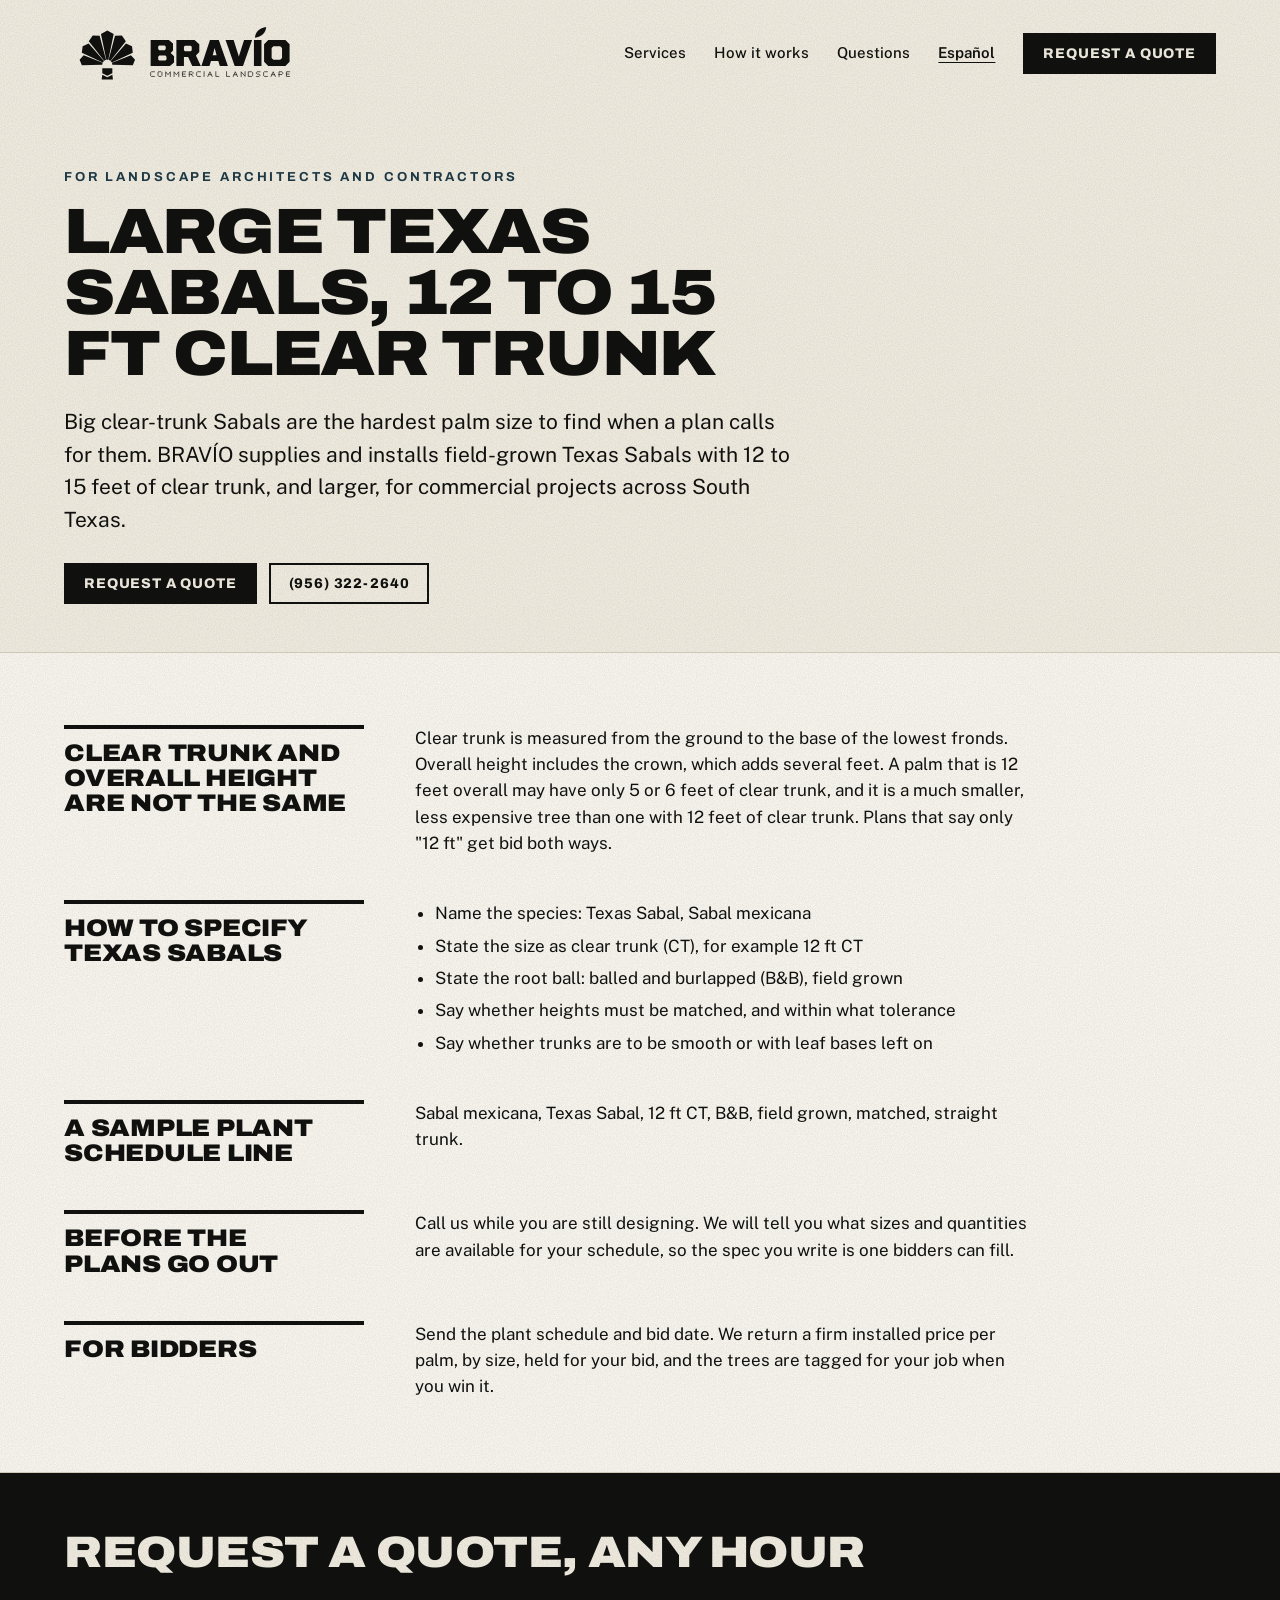
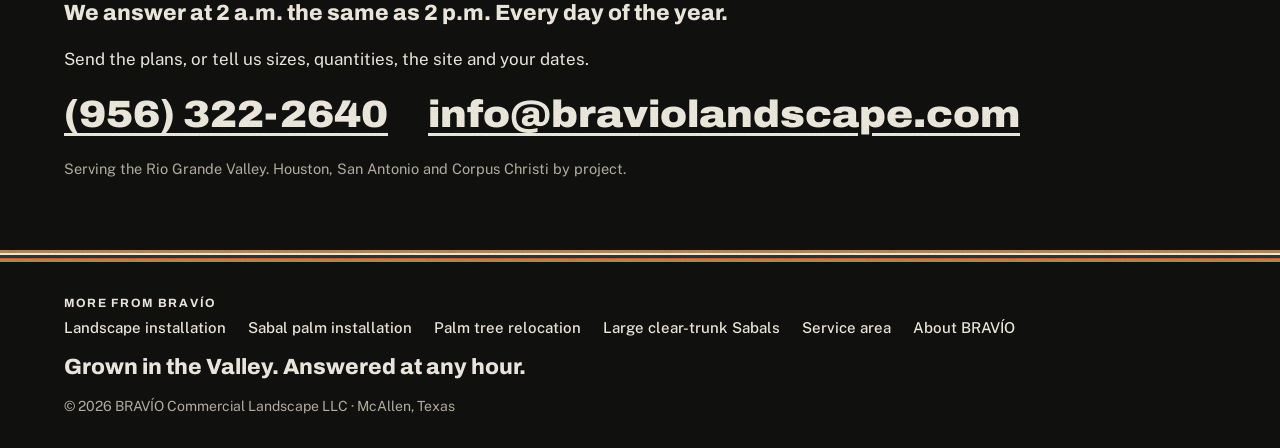
<file: large-sabal-palms-clear-trunk/index.html>
<!doctype html>
<html lang="en">
<head>
<meta charset="utf-8">
<meta name="viewport" content="width=device-width,initial-scale=1">
<title>Large Texas Sabal Palms, 12 to 15 ft Clear Trunk | BRAVÍO</title>
<meta name="description" content="Field-grown Texas Sabal palms with 12 to 15 ft of clear trunk, supplied and installed for commercial projects. How to specify Sabals on plans.">
<link rel="canonical" href="https://braviolandscape.com/large-sabal-palms-clear-trunk/">
<link rel="alternate" hreflang="en" href="https://braviolandscape.com/large-sabal-palms-clear-trunk/">
<link rel="alternate" hreflang="es" href="https://braviolandscape.com/es/palmas-sabal-grandes/">
<link rel="alternate" hreflang="x-default" href="https://braviolandscape.com/large-sabal-palms-clear-trunk/">
<meta property="og:type" content="website">
<meta property="og:title" content="Large Texas Sabals, 12 to 15 ft clear trunk | BRAVÍO Commercial Landscape">
<meta property="og:description" content="Field-grown Texas Sabal palms with 12 to 15 ft of clear trunk, supplied and installed for commercial projects. How to specify Sabals on plans.">
<meta property="og:url" content="https://braviolandscape.com/large-sabal-palms-clear-trunk/">
<meta property="og:image" content="https://braviolandscape.com/og.png">
<script type="application/ld+json">{"@context": "https://schema.org", "@type": "Service", "name": "Large Texas Sabals, 12 to 15 ft clear trunk", "description": "Field-grown Texas Sabal palms with 12 to 15 ft of clear trunk, supplied and installed for commercial projects. How to specify Sabals on plans.", "inLanguage": "en", "url": "https://braviolandscape.com/large-sabal-palms-clear-trunk/", "areaServed": ["Rio Grande Valley", "South Texas"], "provider": {"@type": "LocalBusiness", "name": "BRAVÍO Commercial Landscape", "url": "https://braviolandscape.com/", "telephone": "+1-956-322-2640", "email": "info@braviolandscape.com", "address": {"@type": "PostalAddress", "addressLocality": "McAllen", "addressRegion": "TX", "addressCountry": "US"}}}</script>
<link rel="icon" href="/favicon.svg" type="image/svg+xml">
<link rel="apple-touch-icon" href="/apple-touch-icon.png">
<link rel="preconnect" href="https://fonts.googleapis.com">
<link rel="preconnect" href="https://fonts.gstatic.com" crossorigin>
<link rel="stylesheet" href="https://fonts.googleapis.com/css2?family=Archivo:wdth,wght@100..125,500..900&family=Public+Sans:wght@400;500;600&display=swap">
<link rel="stylesheet" href="/styles.css?v=11">
</head>
<body>
<header class="site">
  <a class="brand" href="/"><img src="/logo.svg" alt="BRAVÍO Commercial Landscape" width="230" height="74"></a>
  <nav aria-label="Main">
    <a href="/#services">Services</a>
    <a href="/#how">How it works</a>
    <a href="/#questions">Questions</a>
    <a class="lang" href="/es/palmas-sabal-grandes/" lang="es" hreflang="es">Español</a>
    <a class="cta" href="#quote">Request a quote</a>
  </nav>
</header>
<main class="page">
  <div class="page-head">
    <p class="kicker">For landscape architects and contractors</p>
    <h1>Large Texas Sabals, 12 to 15 ft clear trunk</h1>
    <p class="lede">Big clear-trunk Sabals are the hardest palm size to find when a plan calls for them. BRAVÍO supplies and installs field-grown Texas Sabals with 12 to 15 feet of clear trunk, and larger, for commercial projects across South Texas.</p>
    <div class="actions"><a class="btn" href="#quote">Request a quote</a><a class="btn ghost" href="tel:+19563222640">(956) 322-2640</a></div>
  </div>
  <article>
<section><h2>Clear trunk and overall height are not the same</h2><p>Clear trunk is measured from the ground to the base of the lowest fronds. Overall height includes the crown, which adds several feet. A palm that is 12 feet overall may have only 5 or 6 feet of clear trunk, and it is a much smaller, less expensive tree than one with 12 feet of clear trunk. Plans that say only &quot;12 ft&quot; get bid both ways.</p></section>
<section><h2>How to specify Texas Sabals</h2><ul><li>Name the species: Texas Sabal, Sabal mexicana</li><li>State the size as clear trunk (CT), for example 12 ft CT</li><li>State the root ball: balled and burlapped (B&amp;B), field grown</li><li>Say whether heights must be matched, and within what tolerance</li><li>Say whether trunks are to be smooth or with leaf bases left on</li></ul></section>
<section><h2>A sample plant schedule line</h2><p>Sabal mexicana, Texas Sabal, 12 ft CT, B&amp;B, field grown, matched, straight trunk.</p></section>
<section><h2>Before the plans go out</h2><p>Call us while you are still designing. We will tell you what sizes and quantities are available for your schedule, so the spec you write is one bidders can fill.</p></section>
<section><h2>For bidders</h2><p>Send the plant schedule and bid date. We return a firm installed price per palm, by size, held for your bid, and the trees are tagged for your job when you win it.</p></section>
  </article>
  <section id="quote" class="quote dark-night">
    <h2>Request a quote, any hour</h2>
    <p class="always">We answer at 2 a.m. the same as 2 p.m. Every day of the year.</p>
    <p>Send the plans, or tell us sizes, quantities, the site and your dates.</p>
    <div class="contact">
      <a class="big" href="tel:+19563222640">(956) 322-2640</a>
      <a class="big" href="mailto:info@braviolandscape.com?subject=Quote%20request">info@braviolandscape.com</a>
    </div>
    <p class="fine">Serving the Rio Grande Valley. Houston, San Antonio and Corpus Christi by project.</p>
  </section>
</main>
<footer>
  <nav class="more" aria-label="More from BRAVÍO"><b>More from BRAVÍO</b><a href="/commercial-landscape-installation/">Landscape installation</a><a href="/texas-sabal-palm-installation/">Sabal palm installation</a><a href="/palm-tree-relocation/">Palm tree relocation</a><a href="/large-sabal-palms-clear-trunk/">Large clear-trunk Sabals</a><a href="/service-area/">Service area</a><a href="/about/">About BRAVÍO</a></nav>
  <span class="tag">Grown in the Valley. Answered at any hour.</span>
  <span>© <span id="yr">2026</span> BRAVÍO Commercial Landscape LLC · McAllen, Texas</span>
</footer>
<script>document.getElementById('yr').textContent=new Date().getFullYear()</script>
</body>
</html>
</file>
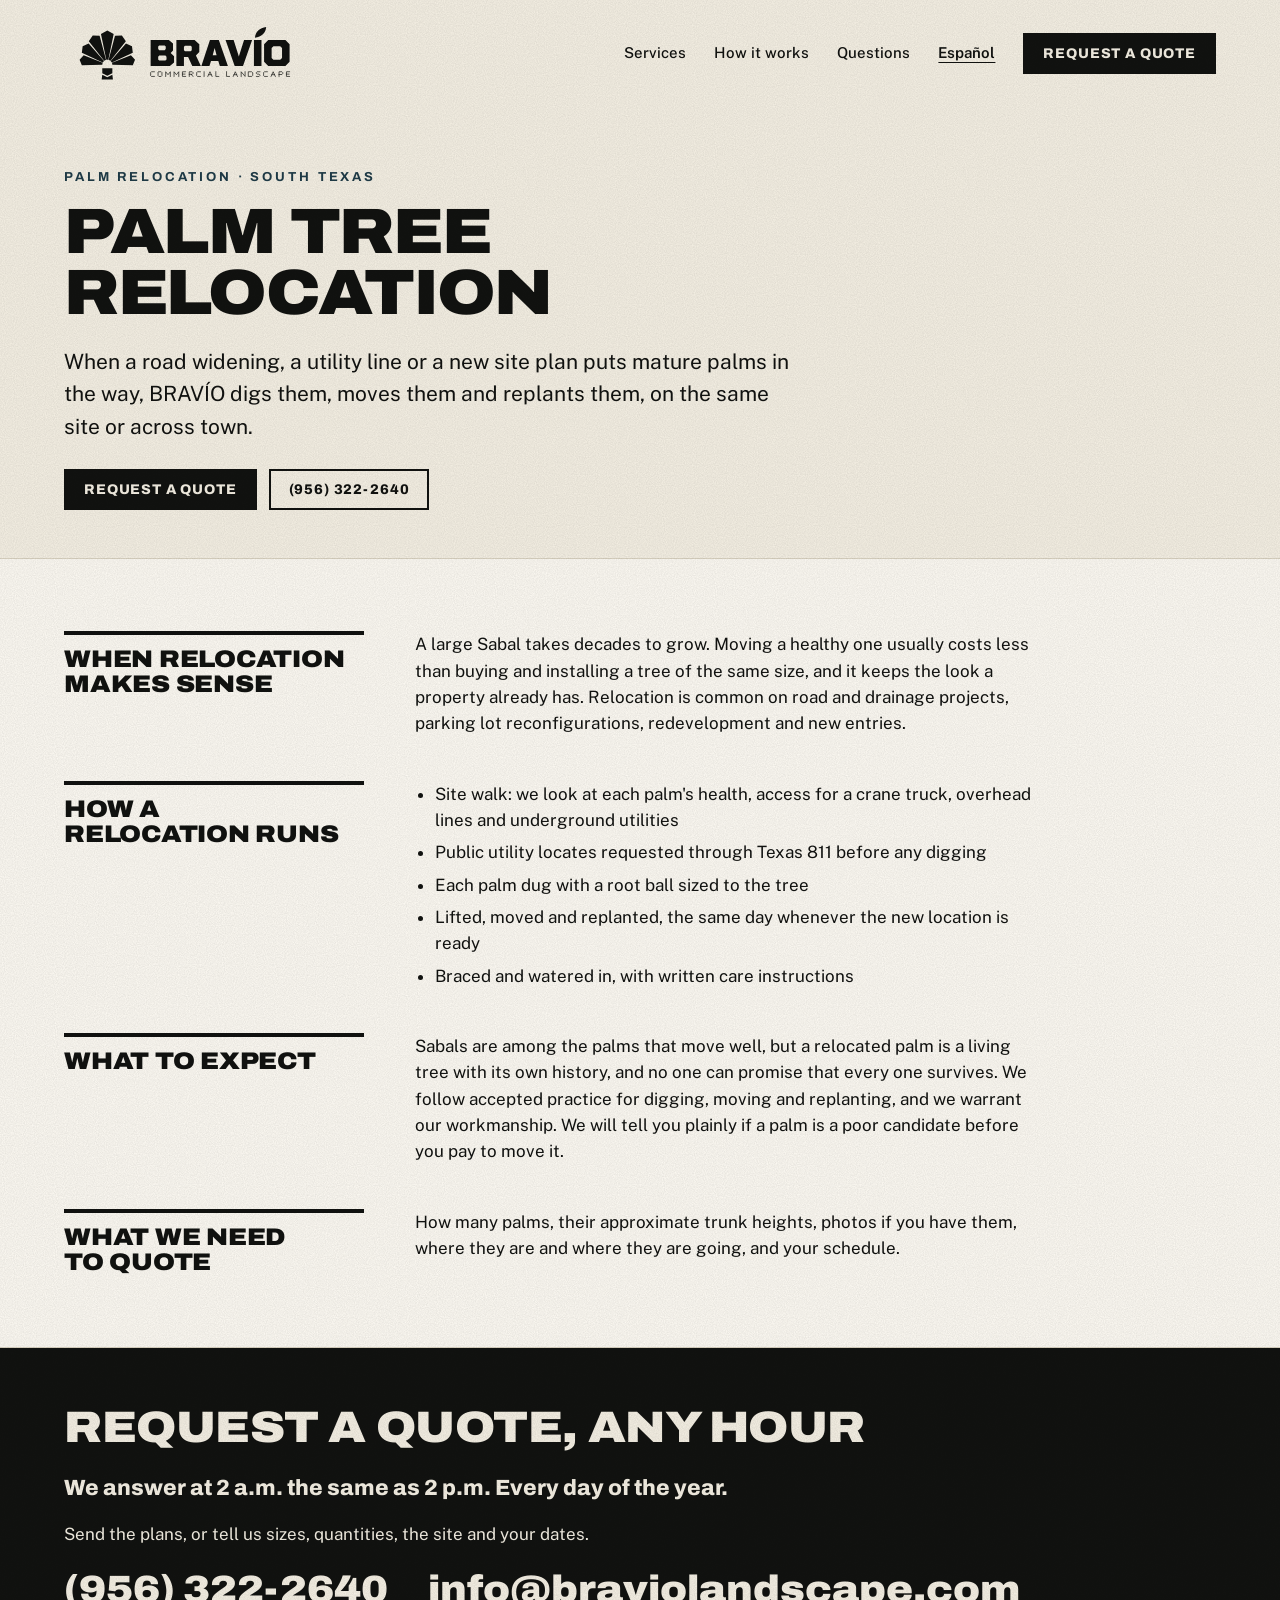
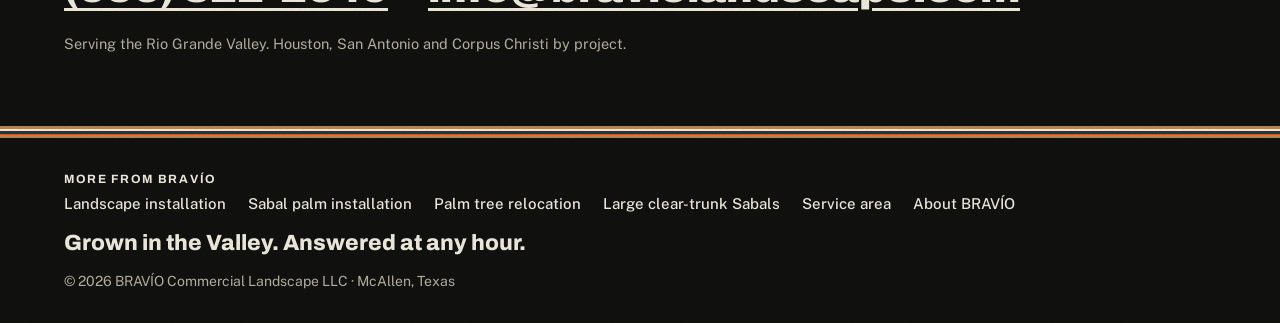
<file: palm-tree-relocation/index.html>
<!doctype html>
<html lang="en">
<head>
<meta charset="utf-8">
<meta name="viewport" content="width=device-width,initial-scale=1">
<title>Palm Tree Relocation in South Texas | BRAVÍO</title>
<meta name="description" content="Mature palm relocation for road widening, utility work and redevelopment in the Rio Grande Valley and South Texas. We dig, move and replant.">
<link rel="canonical" href="https://braviolandscape.com/palm-tree-relocation/">
<link rel="alternate" hreflang="en" href="https://braviolandscape.com/palm-tree-relocation/">
<link rel="alternate" hreflang="es" href="https://braviolandscape.com/es/reubicacion-de-palmas/">
<link rel="alternate" hreflang="x-default" href="https://braviolandscape.com/palm-tree-relocation/">
<meta property="og:type" content="website">
<meta property="og:title" content="Palm tree relocation | BRAVÍO Commercial Landscape">
<meta property="og:description" content="Mature palm relocation for road widening, utility work and redevelopment in the Rio Grande Valley and South Texas. We dig, move and replant.">
<meta property="og:url" content="https://braviolandscape.com/palm-tree-relocation/">
<meta property="og:image" content="https://braviolandscape.com/og.png">
<script type="application/ld+json">{"@context": "https://schema.org", "@type": "Service", "name": "Palm tree relocation", "description": "Mature palm relocation for road widening, utility work and redevelopment in the Rio Grande Valley and South Texas. We dig, move and replant.", "inLanguage": "en", "url": "https://braviolandscape.com/palm-tree-relocation/", "areaServed": ["Rio Grande Valley", "South Texas"], "provider": {"@type": "LocalBusiness", "name": "BRAVÍO Commercial Landscape", "url": "https://braviolandscape.com/", "telephone": "+1-956-322-2640", "email": "info@braviolandscape.com", "address": {"@type": "PostalAddress", "addressLocality": "McAllen", "addressRegion": "TX", "addressCountry": "US"}}}</script>
<link rel="icon" href="/favicon.svg" type="image/svg+xml">
<link rel="apple-touch-icon" href="/apple-touch-icon.png">
<link rel="preconnect" href="https://fonts.googleapis.com">
<link rel="preconnect" href="https://fonts.gstatic.com" crossorigin>
<link rel="stylesheet" href="https://fonts.googleapis.com/css2?family=Archivo:wdth,wght@100..125,500..900&family=Public+Sans:wght@400;500;600&display=swap">
<link rel="stylesheet" href="/styles.css?v=11">
</head>
<body>
<header class="site">
  <a class="brand" href="/"><img src="/logo.svg" alt="BRAVÍO Commercial Landscape" width="230" height="74"></a>
  <nav aria-label="Main">
    <a href="/#services">Services</a>
    <a href="/#how">How it works</a>
    <a href="/#questions">Questions</a>
    <a class="lang" href="/es/reubicacion-de-palmas/" lang="es" hreflang="es">Español</a>
    <a class="cta" href="#quote">Request a quote</a>
  </nav>
</header>
<main class="page">
  <div class="page-head">
    <p class="kicker">Palm relocation · South Texas</p>
    <h1>Palm tree relocation</h1>
    <p class="lede">When a road widening, a utility line or a new site plan puts mature palms in the way, BRAVÍO digs them, moves them and replants them, on the same site or across town.</p>
    <div class="actions"><a class="btn" href="#quote">Request a quote</a><a class="btn ghost" href="tel:+19563222640">(956) 322-2640</a></div>
  </div>
  <article>
<section><h2>When relocation makes sense</h2><p>A large Sabal takes decades to grow. Moving a healthy one usually costs less than buying and installing a tree of the same size, and it keeps the look a property already has. Relocation is common on road and drainage projects, parking lot reconfigurations, redevelopment and new entries.</p></section>
<section><h2>How a relocation runs</h2><ul><li>Site walk: we look at each palm&#x27;s health, access for a crane truck, overhead lines and underground utilities</li><li>Public utility locates requested through Texas 811 before any digging</li><li>Each palm dug with a root ball sized to the tree</li><li>Lifted, moved and replanted, the same day whenever the new location is ready</li><li>Braced and watered in, with written care instructions</li></ul></section>
<section><h2>What to expect</h2><p>Sabals are among the palms that move well, but a relocated palm is a living tree with its own history, and no one can promise that every one survives. We follow accepted practice for digging, moving and replanting, and we warrant our workmanship. We will tell you plainly if a palm is a poor candidate before you pay to move it.</p></section>
<section><h2>What we need to quote</h2><p>How many palms, their approximate trunk heights, photos if you have them, where they are and where they are going, and your schedule.</p></section>
  </article>
  <section id="quote" class="quote dark-night">
    <h2>Request a quote, any hour</h2>
    <p class="always">We answer at 2 a.m. the same as 2 p.m. Every day of the year.</p>
    <p>Send the plans, or tell us sizes, quantities, the site and your dates.</p>
    <div class="contact">
      <a class="big" href="tel:+19563222640">(956) 322-2640</a>
      <a class="big" href="mailto:info@braviolandscape.com?subject=Quote%20request">info@braviolandscape.com</a>
    </div>
    <p class="fine">Serving the Rio Grande Valley. Houston, San Antonio and Corpus Christi by project.</p>
  </section>
</main>
<footer>
  <nav class="more" aria-label="More from BRAVÍO"><b>More from BRAVÍO</b><a href="/commercial-landscape-installation/">Landscape installation</a><a href="/texas-sabal-palm-installation/">Sabal palm installation</a><a href="/palm-tree-relocation/">Palm tree relocation</a><a href="/large-sabal-palms-clear-trunk/">Large clear-trunk Sabals</a><a href="/service-area/">Service area</a><a href="/about/">About BRAVÍO</a></nav>
  <span class="tag">Grown in the Valley. Answered at any hour.</span>
  <span>© <span id="yr">2026</span> BRAVÍO Commercial Landscape LLC · McAllen, Texas</span>
</footer>
<script>document.getElementById('yr').textContent=new Date().getFullYear()</script>
</body>
</html>
</file>
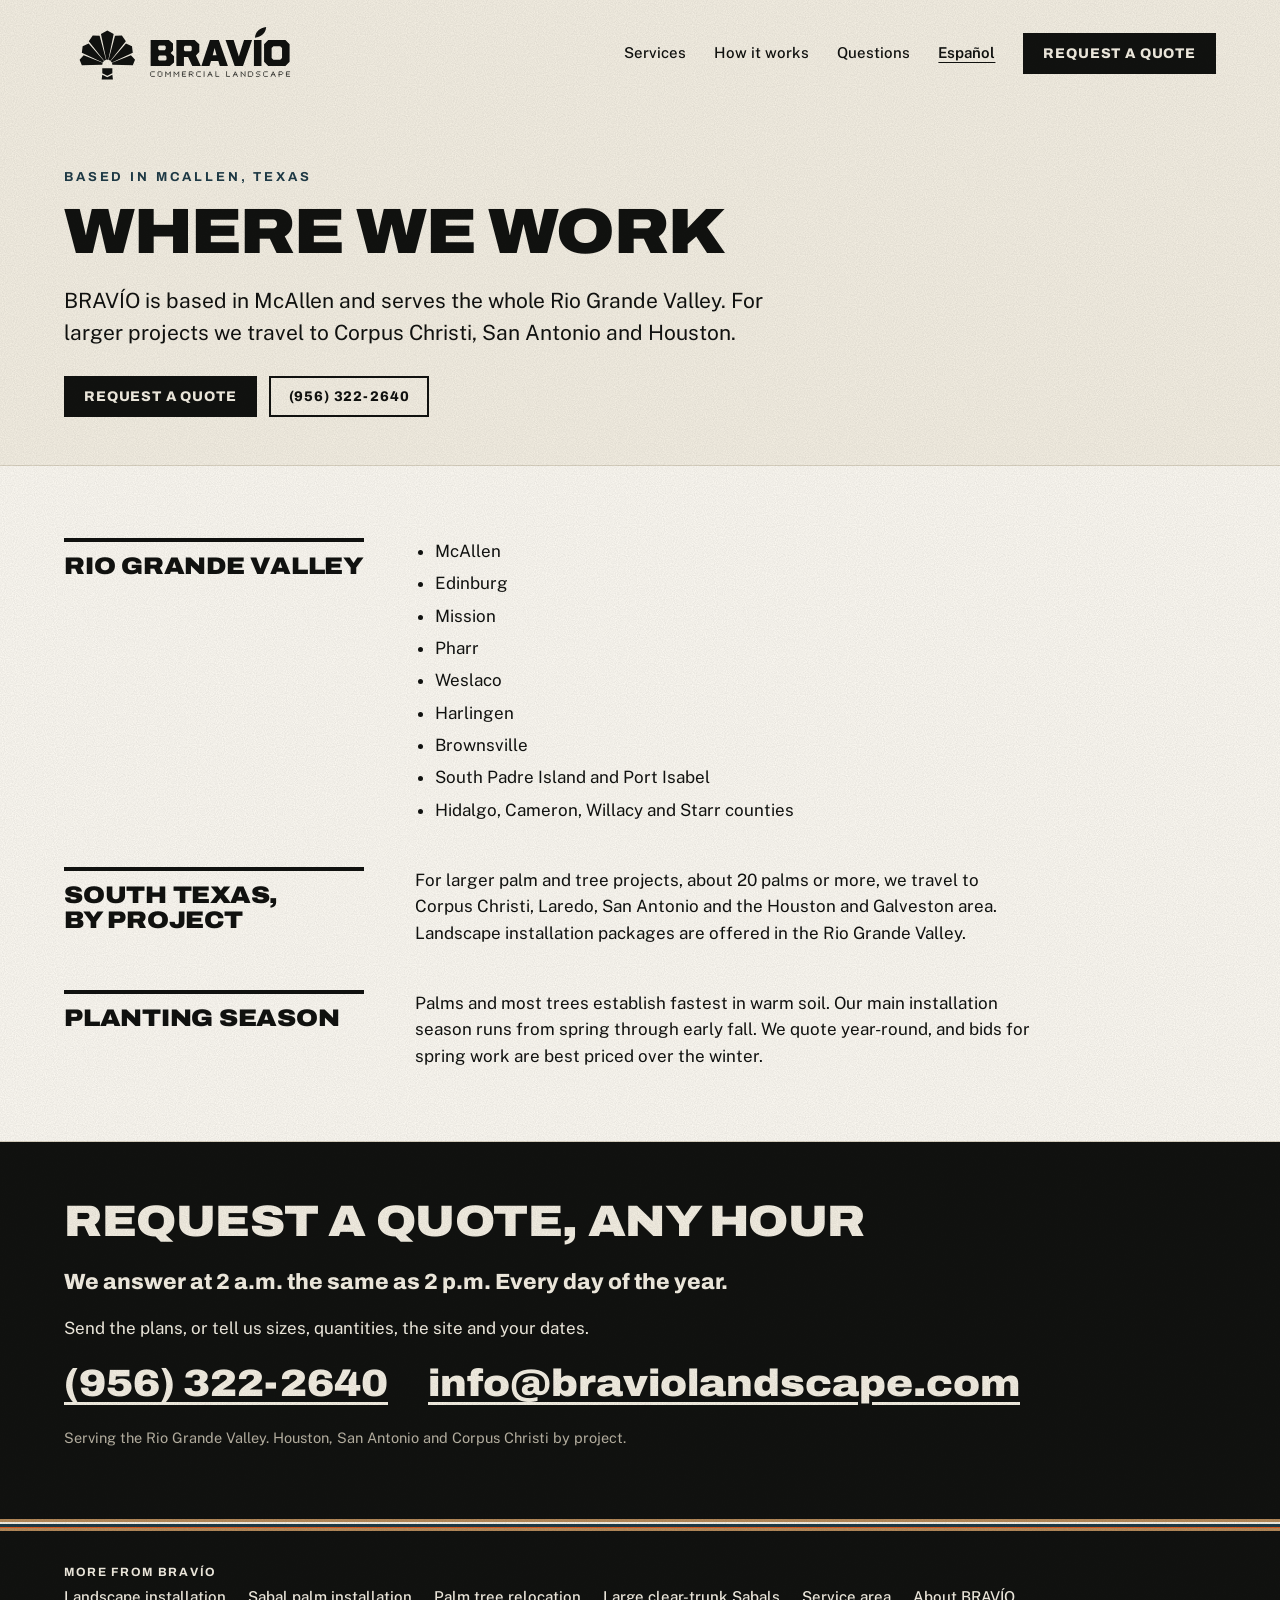
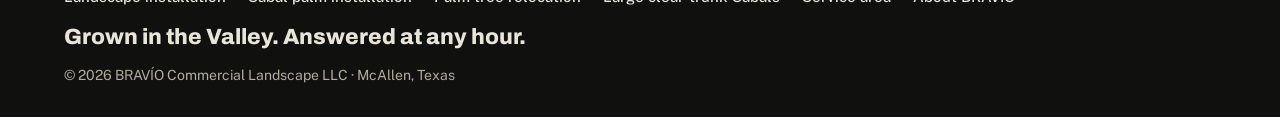
<file: service-area/index.html>
<!doctype html>
<html lang="en">
<head>
<meta charset="utf-8">
<meta name="viewport" content="width=device-width,initial-scale=1">
<title>Service Area: McAllen &amp; the Rio Grande Valley | BRAVÍO</title>
<meta name="description" content="BRAVÍO installs commercial landscapes, palms and large trees in McAllen, Edinburg, Mission, Pharr, Weslaco, Harlingen, Brownsville and South Padre Island.">
<link rel="canonical" href="https://braviolandscape.com/service-area/">
<link rel="alternate" hreflang="en" href="https://braviolandscape.com/service-area/">
<link rel="alternate" hreflang="es" href="https://braviolandscape.com/es/area-de-servicio/">
<link rel="alternate" hreflang="x-default" href="https://braviolandscape.com/service-area/">
<meta property="og:type" content="website">
<meta property="og:title" content="Where we work | BRAVÍO Commercial Landscape">
<meta property="og:description" content="BRAVÍO installs commercial landscapes, palms and large trees in McAllen, Edinburg, Mission, Pharr, Weslaco, Harlingen, Brownsville and South Padre Island.">
<meta property="og:url" content="https://braviolandscape.com/service-area/">
<meta property="og:image" content="https://braviolandscape.com/og.png">
<script type="application/ld+json">{"@context": "https://schema.org", "@type": "Service", "name": "Where we work", "description": "BRAVÍO installs commercial landscapes, palms and large trees in McAllen, Edinburg, Mission, Pharr, Weslaco, Harlingen, Brownsville and South Padre Island.", "inLanguage": "en", "url": "https://braviolandscape.com/service-area/", "areaServed": ["Rio Grande Valley", "South Texas"], "provider": {"@type": "LocalBusiness", "name": "BRAVÍO Commercial Landscape", "url": "https://braviolandscape.com/", "telephone": "+1-956-322-2640", "email": "info@braviolandscape.com", "address": {"@type": "PostalAddress", "addressLocality": "McAllen", "addressRegion": "TX", "addressCountry": "US"}}}</script>
<link rel="icon" href="/favicon.svg" type="image/svg+xml">
<link rel="apple-touch-icon" href="/apple-touch-icon.png">
<link rel="preconnect" href="https://fonts.googleapis.com">
<link rel="preconnect" href="https://fonts.gstatic.com" crossorigin>
<link rel="stylesheet" href="https://fonts.googleapis.com/css2?family=Archivo:wdth,wght@100..125,500..900&family=Public+Sans:wght@400;500;600&display=swap">
<link rel="stylesheet" href="/styles.css?v=11">
</head>
<body>
<header class="site">
  <a class="brand" href="/"><img src="/logo.svg" alt="BRAVÍO Commercial Landscape" width="230" height="74"></a>
  <nav aria-label="Main">
    <a href="/#services">Services</a>
    <a href="/#how">How it works</a>
    <a href="/#questions">Questions</a>
    <a class="lang" href="/es/area-de-servicio/" lang="es" hreflang="es">Español</a>
    <a class="cta" href="#quote">Request a quote</a>
  </nav>
</header>
<main class="page">
  <div class="page-head">
    <p class="kicker">Based in McAllen, Texas</p>
    <h1>Where we work</h1>
    <p class="lede">BRAVÍO is based in McAllen and serves the whole Rio Grande Valley. For larger projects we travel to Corpus Christi, San Antonio and Houston.</p>
    <div class="actions"><a class="btn" href="#quote">Request a quote</a><a class="btn ghost" href="tel:+19563222640">(956) 322-2640</a></div>
  </div>
  <article>
<section><h2>Rio Grande Valley</h2><ul><li>McAllen</li><li>Edinburg</li><li>Mission</li><li>Pharr</li><li>Weslaco</li><li>Harlingen</li><li>Brownsville</li><li>South Padre Island and Port Isabel</li><li>Hidalgo, Cameron, Willacy and Starr counties</li></ul></section>
<section><h2>South Texas, by project</h2><p>For larger palm and tree projects, about 20 palms or more, we travel to Corpus Christi, Laredo, San Antonio and the Houston and Galveston area. Landscape installation packages are offered in the Rio Grande Valley.</p></section>
<section><h2>Planting season</h2><p>Palms and most trees establish fastest in warm soil. Our main installation season runs from spring through early fall. We quote year-round, and bids for spring work are best priced over the winter.</p></section>
  </article>
  <section id="quote" class="quote dark-night">
    <h2>Request a quote, any hour</h2>
    <p class="always">We answer at 2 a.m. the same as 2 p.m. Every day of the year.</p>
    <p>Send the plans, or tell us sizes, quantities, the site and your dates.</p>
    <div class="contact">
      <a class="big" href="tel:+19563222640">(956) 322-2640</a>
      <a class="big" href="mailto:info@braviolandscape.com?subject=Quote%20request">info@braviolandscape.com</a>
    </div>
    <p class="fine">Serving the Rio Grande Valley. Houston, San Antonio and Corpus Christi by project.</p>
  </section>
</main>
<footer>
  <nav class="more" aria-label="More from BRAVÍO"><b>More from BRAVÍO</b><a href="/commercial-landscape-installation/">Landscape installation</a><a href="/texas-sabal-palm-installation/">Sabal palm installation</a><a href="/palm-tree-relocation/">Palm tree relocation</a><a href="/large-sabal-palms-clear-trunk/">Large clear-trunk Sabals</a><a href="/service-area/">Service area</a><a href="/about/">About BRAVÍO</a></nav>
  <span class="tag">Grown in the Valley. Answered at any hour.</span>
  <span>© <span id="yr">2026</span> BRAVÍO Commercial Landscape LLC · McAllen, Texas</span>
</footer>
<script>document.getElementById('yr').textContent=new Date().getFullYear()</script>
</body>
</html>
</file>
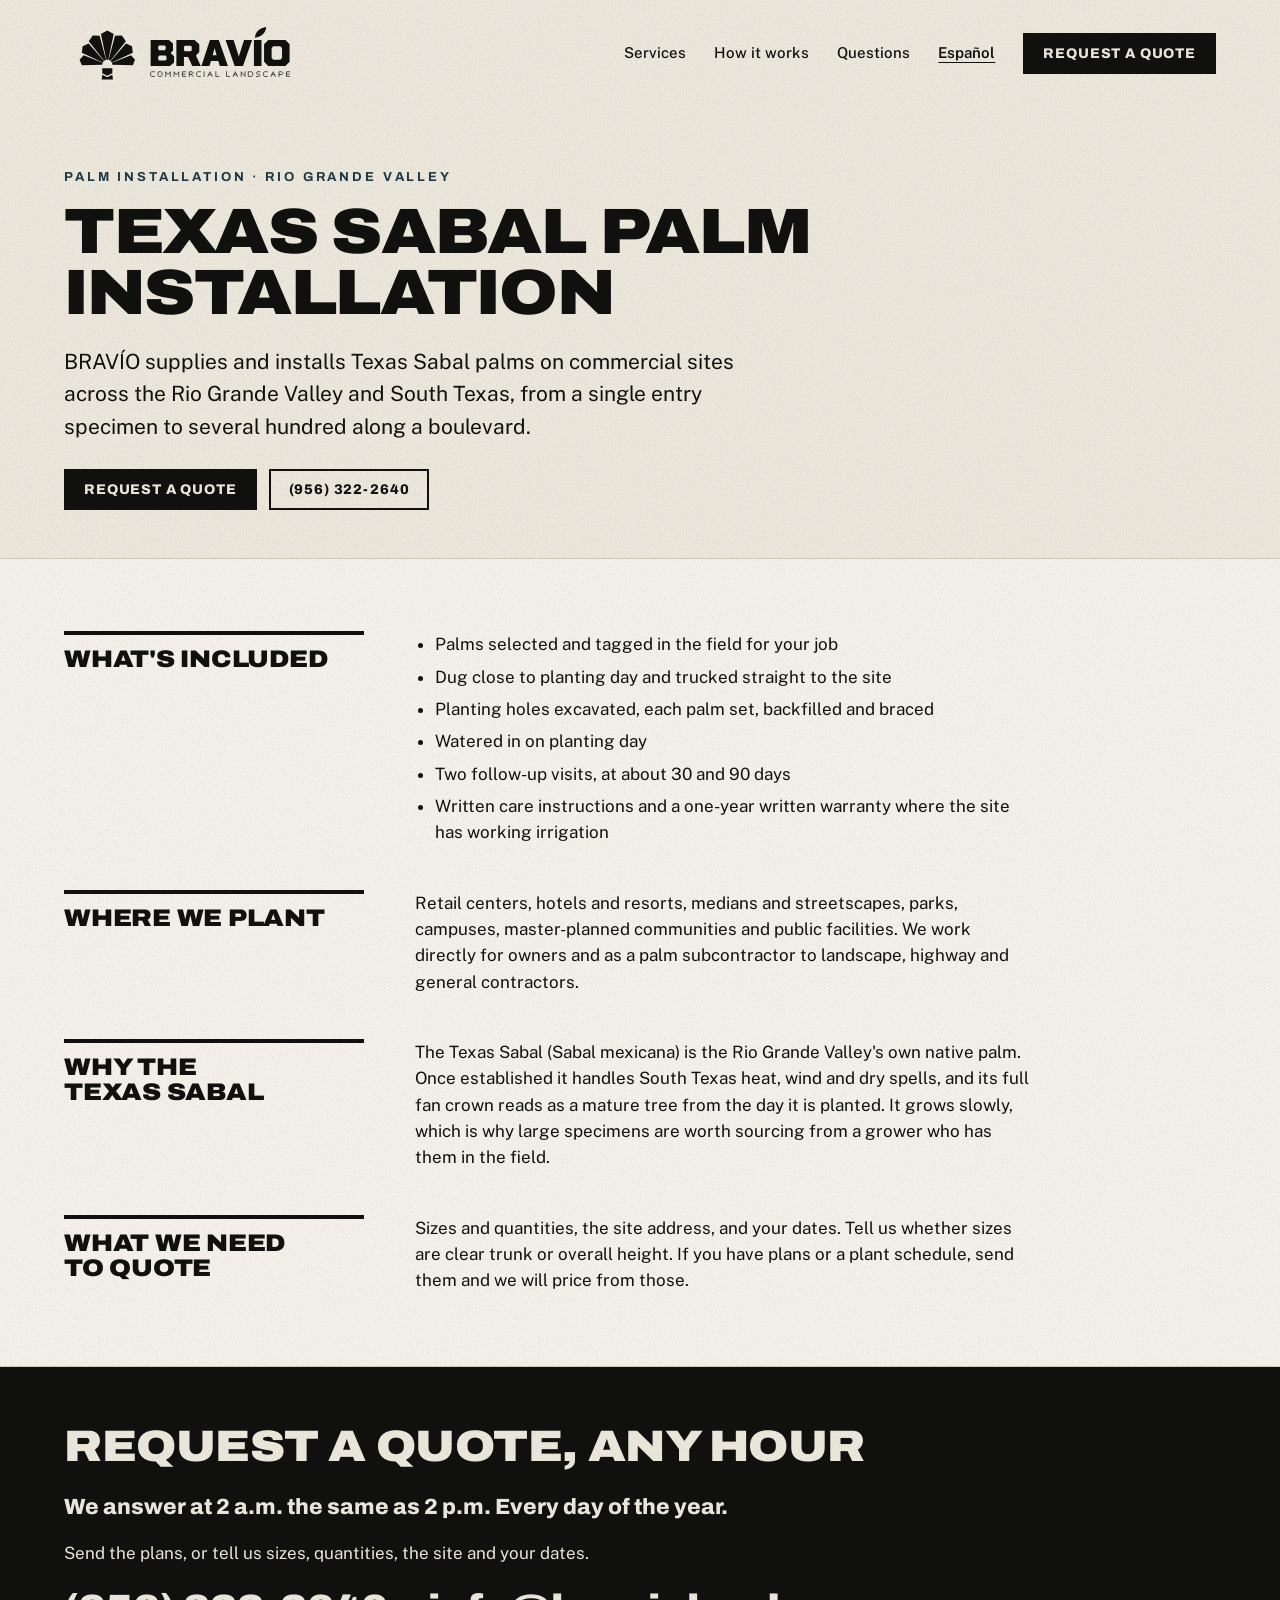
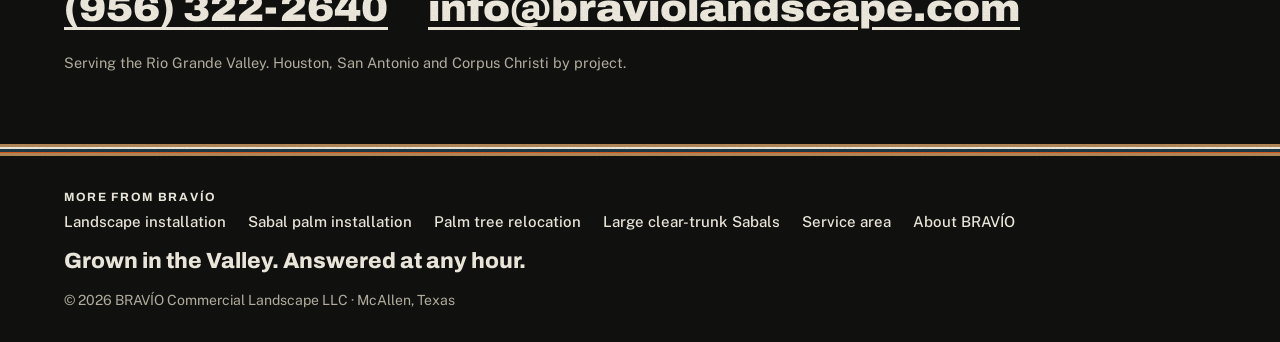
<file: texas-sabal-palm-installation/index.html>
<!doctype html>
<html lang="en">
<head>
<meta charset="utf-8">
<meta name="viewport" content="width=device-width,initial-scale=1">
<title>Texas Sabal Palm Installation, Rio Grande Valley | BRAVÍO</title>
<meta name="description" content="Commercial Texas Sabal palm installation in McAllen and the Rio Grande Valley. Supplied, set, braced and warrantied, up to 15 ft clear trunk.">
<link rel="canonical" href="https://braviolandscape.com/texas-sabal-palm-installation/">
<link rel="alternate" hreflang="en" href="https://braviolandscape.com/texas-sabal-palm-installation/">
<link rel="alternate" hreflang="es" href="https://braviolandscape.com/es/instalacion-de-palmas-sabal/">
<link rel="alternate" hreflang="x-default" href="https://braviolandscape.com/texas-sabal-palm-installation/">
<meta property="og:type" content="website">
<meta property="og:title" content="Texas Sabal palm installation | BRAVÍO Commercial Landscape">
<meta property="og:description" content="Commercial Texas Sabal palm installation in McAllen and the Rio Grande Valley. Supplied, set, braced and warrantied, up to 15 ft clear trunk.">
<meta property="og:url" content="https://braviolandscape.com/texas-sabal-palm-installation/">
<meta property="og:image" content="https://braviolandscape.com/og.png">
<script type="application/ld+json">{"@context": "https://schema.org", "@type": "Service", "name": "Texas Sabal palm installation", "description": "Commercial Texas Sabal palm installation in McAllen and the Rio Grande Valley. Supplied, set, braced and warrantied, up to 15 ft clear trunk.", "inLanguage": "en", "url": "https://braviolandscape.com/texas-sabal-palm-installation/", "areaServed": ["Rio Grande Valley", "South Texas"], "provider": {"@type": "LocalBusiness", "name": "BRAVÍO Commercial Landscape", "url": "https://braviolandscape.com/", "telephone": "+1-956-322-2640", "email": "info@braviolandscape.com", "address": {"@type": "PostalAddress", "addressLocality": "McAllen", "addressRegion": "TX", "addressCountry": "US"}}}</script>
<link rel="icon" href="/favicon.svg" type="image/svg+xml">
<link rel="apple-touch-icon" href="/apple-touch-icon.png">
<link rel="preconnect" href="https://fonts.googleapis.com">
<link rel="preconnect" href="https://fonts.gstatic.com" crossorigin>
<link rel="stylesheet" href="https://fonts.googleapis.com/css2?family=Archivo:wdth,wght@100..125,500..900&family=Public+Sans:wght@400;500;600&display=swap">
<link rel="stylesheet" href="/styles.css?v=11">
</head>
<body>
<header class="site">
  <a class="brand" href="/"><img src="/logo.svg" alt="BRAVÍO Commercial Landscape" width="230" height="74"></a>
  <nav aria-label="Main">
    <a href="/#services">Services</a>
    <a href="/#how">How it works</a>
    <a href="/#questions">Questions</a>
    <a class="lang" href="/es/instalacion-de-palmas-sabal/" lang="es" hreflang="es">Español</a>
    <a class="cta" href="#quote">Request a quote</a>
  </nav>
</header>
<main class="page">
  <div class="page-head">
    <p class="kicker">Palm installation · Rio Grande Valley</p>
    <h1>Texas Sabal palm installation</h1>
    <p class="lede">BRAVÍO supplies and installs Texas Sabal palms on commercial sites across the Rio Grande Valley and South Texas, from a single entry specimen to several hundred along a boulevard.</p>
    <div class="actions"><a class="btn" href="#quote">Request a quote</a><a class="btn ghost" href="tel:+19563222640">(956) 322-2640</a></div>
  </div>
  <article>
<section><h2>What&#x27;s included</h2><ul><li>Palms selected and tagged in the field for your job</li><li>Dug close to planting day and trucked straight to the site</li><li>Planting holes excavated, each palm set, backfilled and braced</li><li>Watered in on planting day</li><li>Two follow-up visits, at about 30 and 90 days</li><li>Written care instructions and a one-year written warranty where the site has working irrigation</li></ul></section>
<section><h2>Where we plant</h2><p>Retail centers, hotels and resorts, medians and streetscapes, parks, campuses, master-planned communities and public facilities. We work directly for owners and as a palm subcontractor to landscape, highway and general contractors.</p></section>
<section><h2>Why the Texas Sabal</h2><p>The Texas Sabal (Sabal mexicana) is the Rio Grande Valley&#x27;s own native palm. Once established it handles South Texas heat, wind and dry spells, and its full fan crown reads as a mature tree from the day it is planted. It grows slowly, which is why large specimens are worth sourcing from a grower who has them in the field.</p></section>
<section><h2>What we need to quote</h2><p>Sizes and quantities, the site address, and your dates. Tell us whether sizes are clear trunk or overall height. If you have plans or a plant schedule, send them and we will price from those.</p></section>
  </article>
  <section id="quote" class="quote dark-night">
    <h2>Request a quote, any hour</h2>
    <p class="always">We answer at 2 a.m. the same as 2 p.m. Every day of the year.</p>
    <p>Send the plans, or tell us sizes, quantities, the site and your dates.</p>
    <div class="contact">
      <a class="big" href="tel:+19563222640">(956) 322-2640</a>
      <a class="big" href="mailto:info@braviolandscape.com?subject=Quote%20request">info@braviolandscape.com</a>
    </div>
    <p class="fine">Serving the Rio Grande Valley. Houston, San Antonio and Corpus Christi by project.</p>
  </section>
</main>
<footer>
  <nav class="more" aria-label="More from BRAVÍO"><b>More from BRAVÍO</b><a href="/commercial-landscape-installation/">Landscape installation</a><a href="/texas-sabal-palm-installation/">Sabal palm installation</a><a href="/palm-tree-relocation/">Palm tree relocation</a><a href="/large-sabal-palms-clear-trunk/">Large clear-trunk Sabals</a><a href="/service-area/">Service area</a><a href="/about/">About BRAVÍO</a></nav>
  <span class="tag">Grown in the Valley. Answered at any hour.</span>
  <span>© <span id="yr">2026</span> BRAVÍO Commercial Landscape LLC · McAllen, Texas</span>
</footer>
<script>document.getElementById('yr').textContent=new Date().getFullYear()</script>
</body>
</html>
</file>
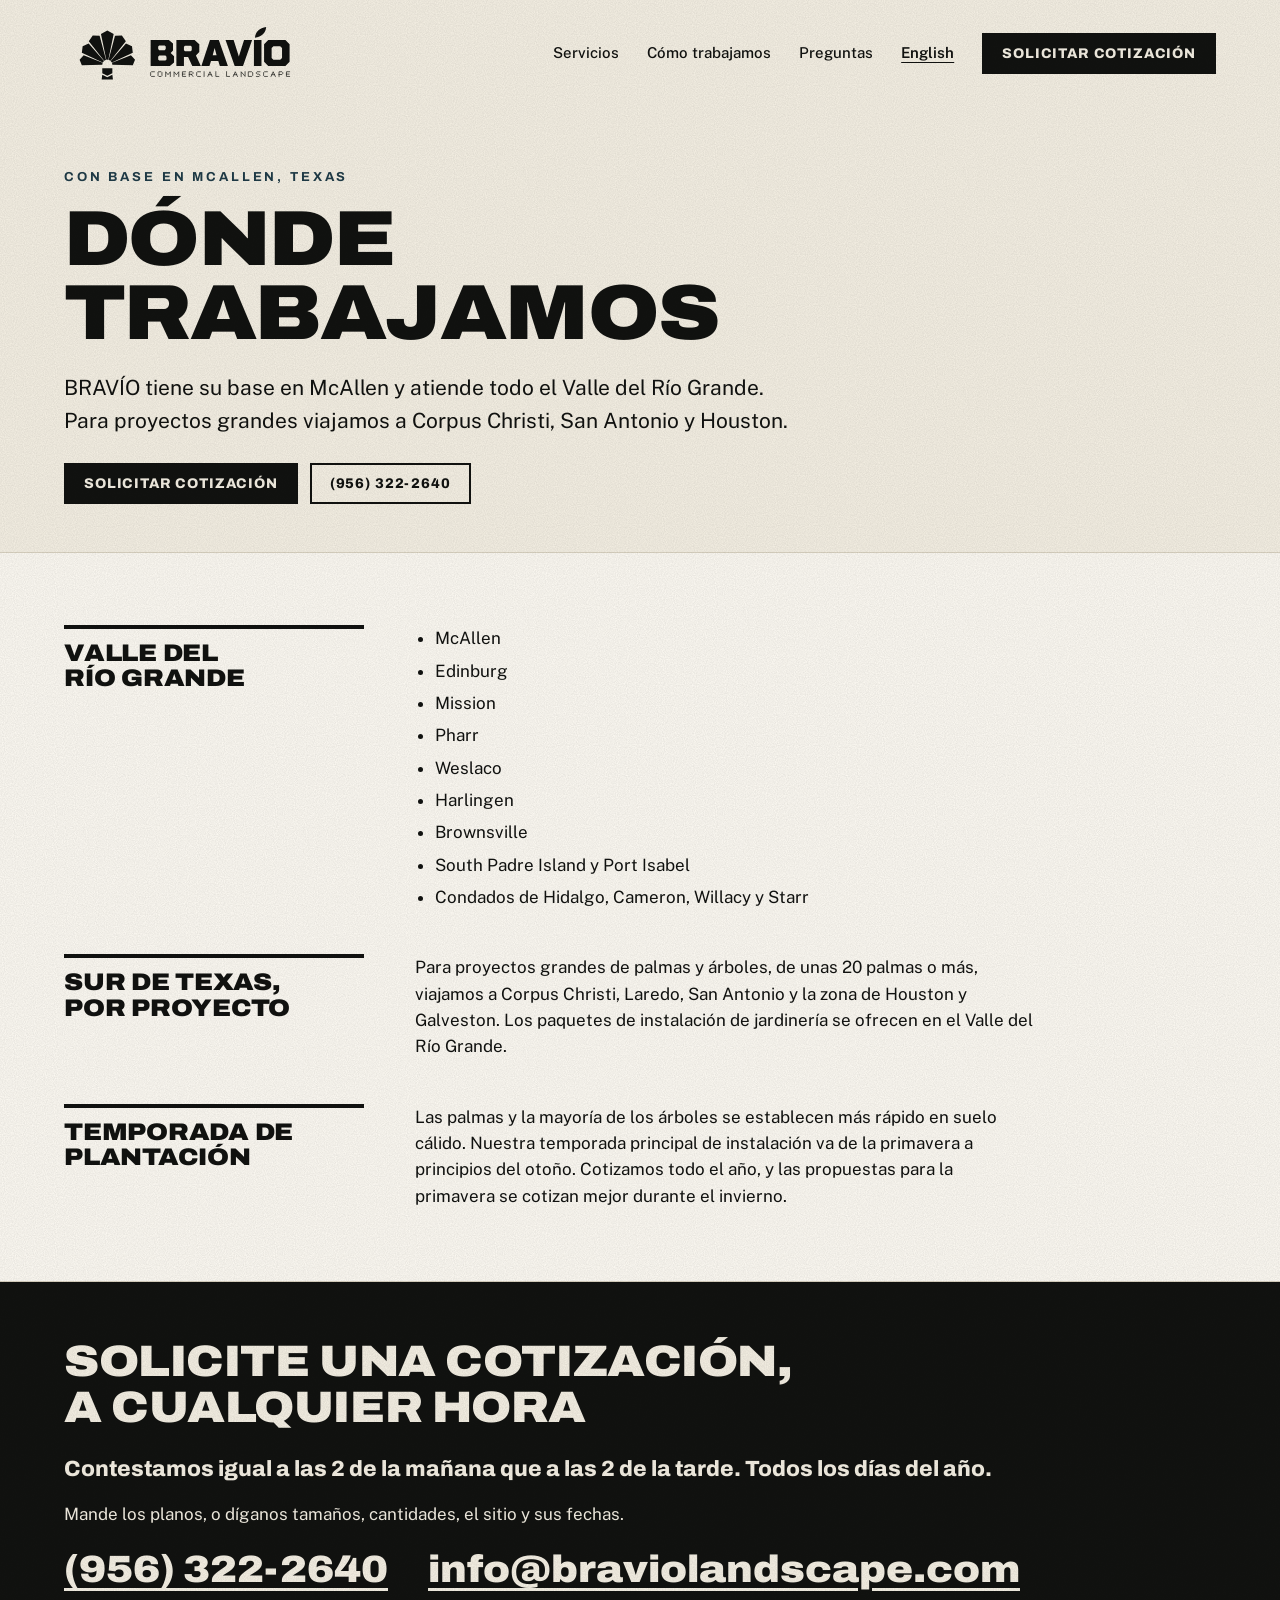
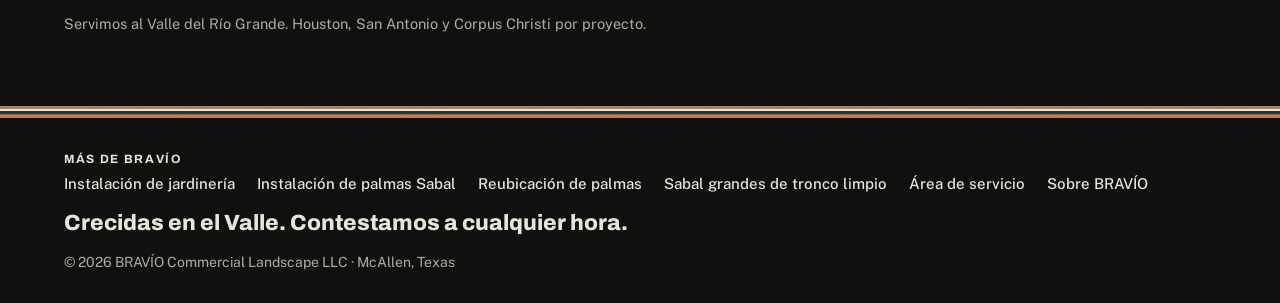
<file: es/area-de-servicio/index.html>
<!doctype html>
<html lang="es">
<head>
<meta charset="utf-8">
<meta name="viewport" content="width=device-width,initial-scale=1">
<title>Área de servicio: McAllen y el Valle | BRAVÍO</title>
<meta name="description" content="BRAVÍO instala jardinería comercial, palmas y árboles grandes en McAllen, Edinburg, Mission, Pharr, Weslaco, Harlingen, Brownsville y South Padre Island.">
<link rel="canonical" href="https://braviolandscape.com/es/area-de-servicio/">
<link rel="alternate" hreflang="es" href="https://braviolandscape.com/es/area-de-servicio/">
<link rel="alternate" hreflang="en" href="https://braviolandscape.com/service-area/">
<link rel="alternate" hreflang="x-default" href="https://braviolandscape.com/service-area/">
<meta property="og:type" content="website">
<meta property="og:title" content="Dónde trabajamos | BRAVÍO Commercial Landscape">
<meta property="og:description" content="BRAVÍO instala jardinería comercial, palmas y árboles grandes en McAllen, Edinburg, Mission, Pharr, Weslaco, Harlingen, Brownsville y South Padre Island.">
<meta property="og:url" content="https://braviolandscape.com/es/area-de-servicio/">
<meta property="og:image" content="https://braviolandscape.com/og.png">
<script type="application/ld+json">{"@context": "https://schema.org", "@type": "Service", "name": "Dónde trabajamos", "description": "BRAVÍO instala jardinería comercial, palmas y árboles grandes en McAllen, Edinburg, Mission, Pharr, Weslaco, Harlingen, Brownsville y South Padre Island.", "inLanguage": "es", "url": "https://braviolandscape.com/es/area-de-servicio/", "areaServed": ["Rio Grande Valley", "South Texas"], "provider": {"@type": "LocalBusiness", "name": "BRAVÍO Commercial Landscape", "url": "https://braviolandscape.com/", "telephone": "+1-956-322-2640", "email": "info@braviolandscape.com", "address": {"@type": "PostalAddress", "addressLocality": "McAllen", "addressRegion": "TX", "addressCountry": "US"}}}</script>
<link rel="icon" href="/favicon.svg" type="image/svg+xml">
<link rel="apple-touch-icon" href="/apple-touch-icon.png">
<link rel="preconnect" href="https://fonts.googleapis.com">
<link rel="preconnect" href="https://fonts.gstatic.com" crossorigin>
<link rel="stylesheet" href="https://fonts.googleapis.com/css2?family=Archivo:wdth,wght@100..125,500..900&family=Public+Sans:wght@400;500;600&display=swap">
<link rel="stylesheet" href="/styles.css?v=11">
</head>
<body>
<header class="site">
  <a class="brand" href="/es/"><img src="/logo.svg" alt="BRAVÍO Commercial Landscape" width="230" height="74"></a>
  <nav aria-label="Principal">
    <a href="/es/#services">Servicios</a>
    <a href="/es/#how">Cómo trabajamos</a>
    <a href="/es/#questions">Preguntas</a>
    <a class="lang" href="/service-area/" lang="en" hreflang="en">English</a>
    <a class="cta" href="#quote">Solicitar cotización</a>
  </nav>
</header>
<main class="page">
  <div class="page-head">
    <p class="kicker">Con base en McAllen, Texas</p>
    <h1>Dónde trabajamos</h1>
    <p class="lede">BRAVÍO tiene su base en McAllen y atiende todo el Valle del Río Grande. Para proyectos grandes viajamos a Corpus Christi, San Antonio y Houston.</p>
    <div class="actions"><a class="btn" href="#quote">Solicitar cotización</a><a class="btn ghost" href="tel:+19563222640">(956) 322-2640</a></div>
  </div>
  <article>
<section><h2>Valle del Río Grande</h2><ul><li>McAllen</li><li>Edinburg</li><li>Mission</li><li>Pharr</li><li>Weslaco</li><li>Harlingen</li><li>Brownsville</li><li>South Padre Island y Port Isabel</li><li>Condados de Hidalgo, Cameron, Willacy y Starr</li></ul></section>
<section><h2>Sur de Texas, por proyecto</h2><p>Para proyectos grandes de palmas y árboles, de unas 20 palmas o más, viajamos a Corpus Christi, Laredo, San Antonio y la zona de Houston y Galveston. Los paquetes de instalación de jardinería se ofrecen en el Valle del Río Grande.</p></section>
<section><h2>Temporada de plantación</h2><p>Las palmas y la mayoría de los árboles se establecen más rápido en suelo cálido. Nuestra temporada principal de instalación va de la primavera a principios del otoño. Cotizamos todo el año, y las propuestas para la primavera se cotizan mejor durante el invierno.</p></section>
  </article>
  <section id="quote" class="quote dark-night">
    <h2>Solicite una cotización, a cualquier hora</h2>
    <p class="always">Contestamos igual a las 2 de la mañana que a las 2 de la tarde. Todos los días del año.</p>
    <p>Mande los planos, o díganos tamaños, cantidades, el sitio y sus fechas.</p>
    <div class="contact">
      <a class="big" href="tel:+19563222640">(956) 322-2640</a>
      <a class="big" href="mailto:info@braviolandscape.com?subject=Solicitud%20de%20cotizaci%C3%B3n">info@braviolandscape.com</a>
    </div>
    <p class="fine">Servimos al Valle del Río Grande. Houston, San Antonio y Corpus Christi por proyecto.</p>
  </section>
</main>
<footer>
  <nav class="more" aria-label="Más de BRAVÍO"><b>Más de BRAVÍO</b><a href="/es/instalacion-de-jardineria-comercial/">Instalación de jardinería</a><a href="/es/instalacion-de-palmas-sabal/">Instalación de palmas Sabal</a><a href="/es/reubicacion-de-palmas/">Reubicación de palmas</a><a href="/es/palmas-sabal-grandes/">Sabal grandes de tronco limpio</a><a href="/es/area-de-servicio/">Área de servicio</a><a href="/es/nosotros/">Sobre BRAVÍO</a></nav>
  <span class="tag">Crecidas en el Valle. Contestamos a cualquier hora.</span>
  <span>© <span id="yr">2026</span> BRAVÍO Commercial Landscape LLC · McAllen, Texas</span>
</footer>
<script>document.getElementById('yr').textContent=new Date().getFullYear()</script>
</body>
</html>
</file>
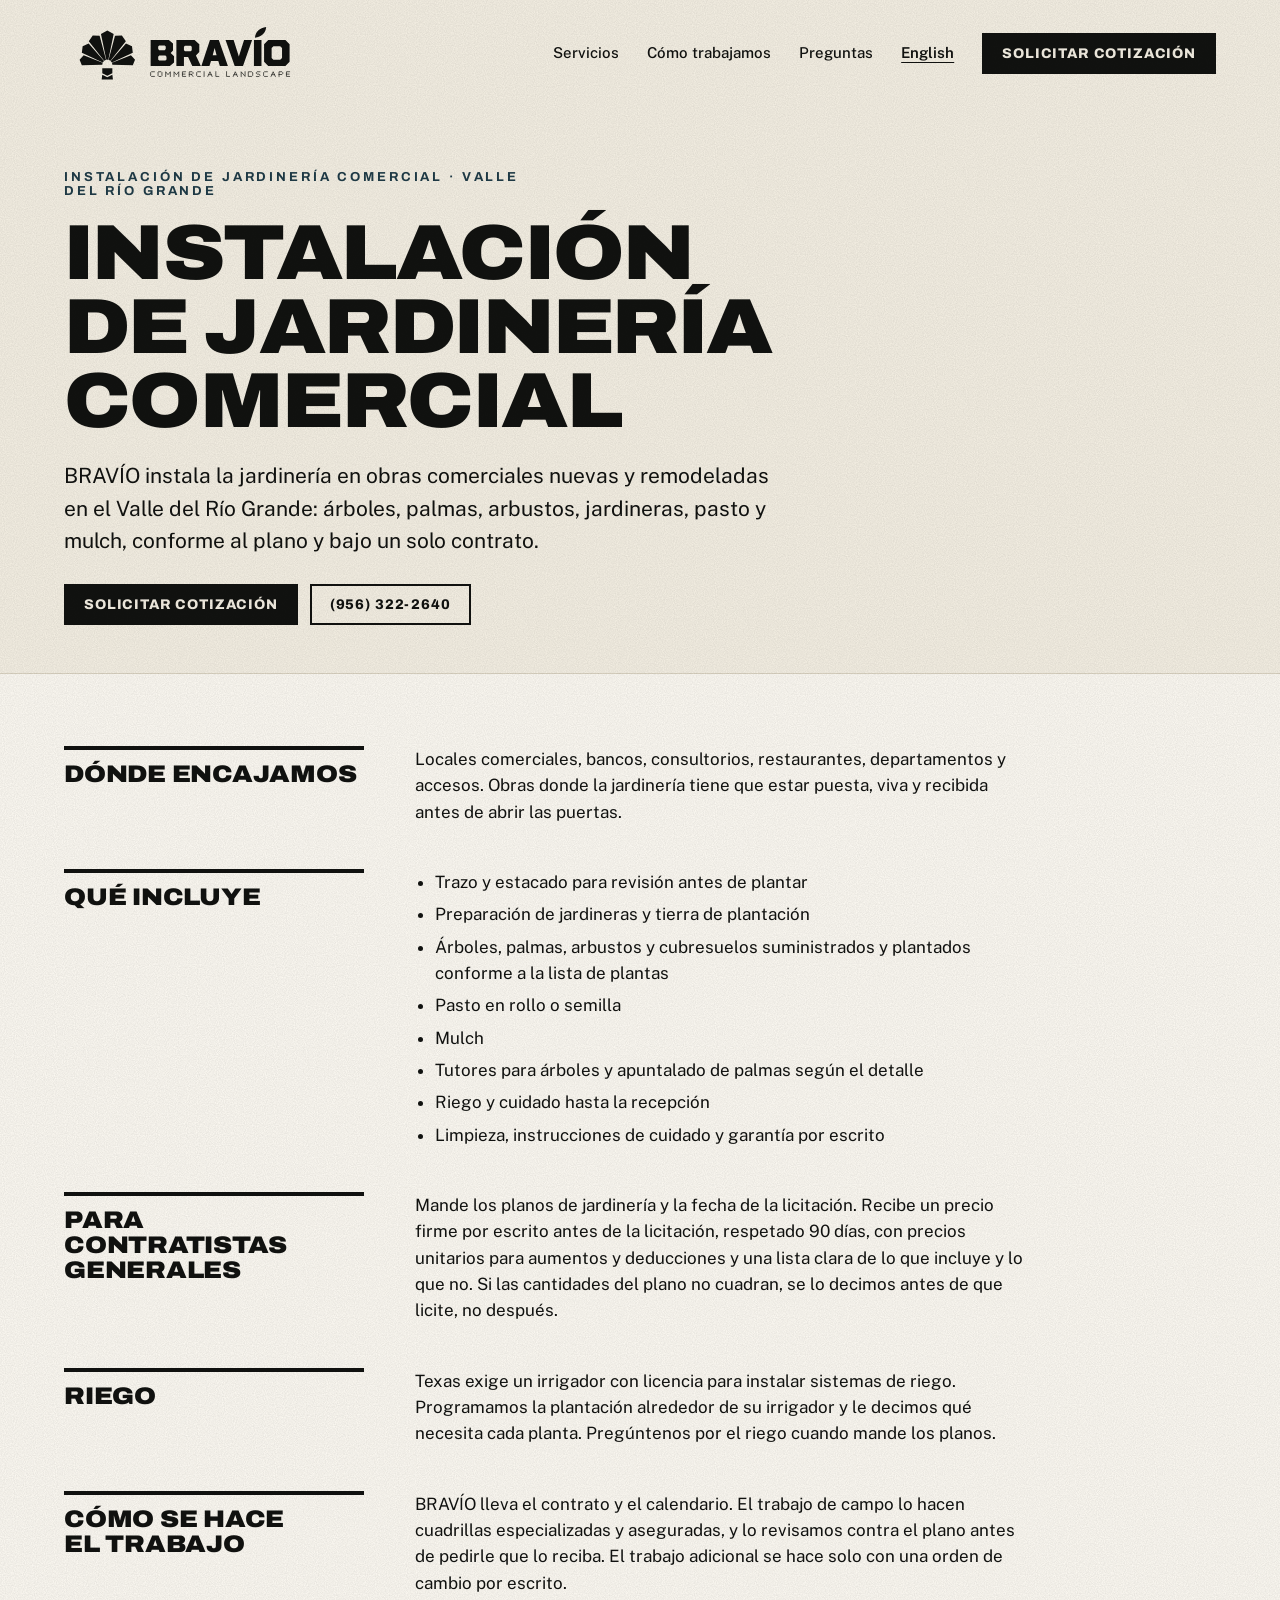
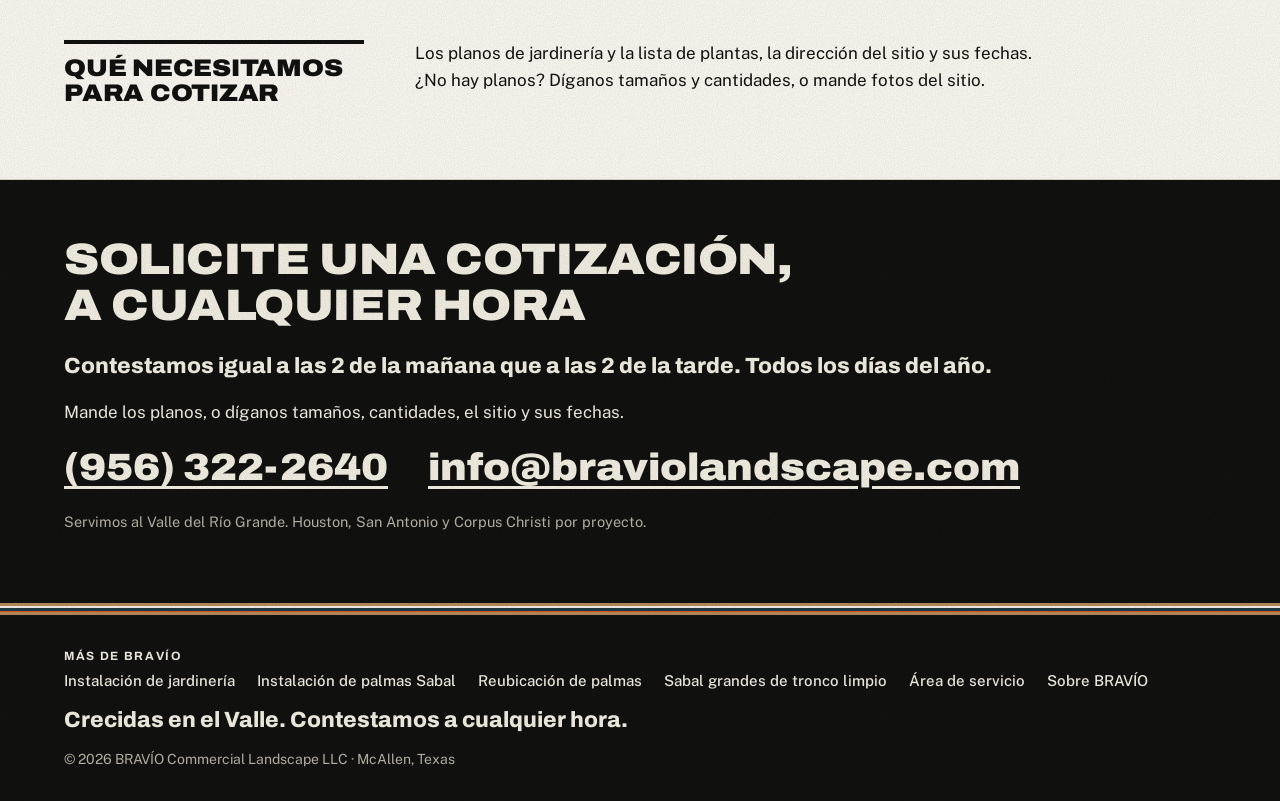
<file: es/instalacion-de-jardineria-comercial/index.html>
<!doctype html>
<html lang="es">
<head>
<meta charset="utf-8">
<meta name="viewport" content="width=device-width,initial-scale=1">
<title>Instalación de jardinería comercial, McAllen y el Valle | BRAVÍO</title>
<meta name="description" content="Instalación de jardinería comercial en McAllen y el Valle del Río Grande: árboles, palmas, arbustos, pasto y mulch, conforme al plano y bajo un solo contrato.">
<link rel="canonical" href="https://braviolandscape.com/es/instalacion-de-jardineria-comercial/">
<link rel="alternate" hreflang="es" href="https://braviolandscape.com/es/instalacion-de-jardineria-comercial/">
<link rel="alternate" hreflang="en" href="https://braviolandscape.com/commercial-landscape-installation/">
<link rel="alternate" hreflang="x-default" href="https://braviolandscape.com/commercial-landscape-installation/">
<meta property="og:type" content="website">
<meta property="og:title" content="Instalación de jardinería comercial | BRAVÍO Commercial Landscape">
<meta property="og:description" content="Instalación de jardinería comercial en McAllen y el Valle del Río Grande: árboles, palmas, arbustos, pasto y mulch, conforme al plano y bajo un solo contrato.">
<meta property="og:url" content="https://braviolandscape.com/es/instalacion-de-jardineria-comercial/">
<meta property="og:image" content="https://braviolandscape.com/og.png">
<script type="application/ld+json">{"@context": "https://schema.org", "@type": "Service", "name": "Instalación de jardinería comercial", "description": "Instalación de jardinería comercial en McAllen y el Valle del Río Grande: árboles, palmas, arbustos, pasto y mulch, conforme al plano y bajo un solo contrato.", "inLanguage": "es", "url": "https://braviolandscape.com/es/instalacion-de-jardineria-comercial/", "areaServed": ["Rio Grande Valley", "South Texas"], "provider": {"@type": "LocalBusiness", "name": "BRAVÍO Commercial Landscape", "url": "https://braviolandscape.com/", "telephone": "+1-956-322-2640", "email": "info@braviolandscape.com", "address": {"@type": "PostalAddress", "addressLocality": "McAllen", "addressRegion": "TX", "addressCountry": "US"}}}</script>
<link rel="icon" href="/favicon.svg" type="image/svg+xml">
<link rel="apple-touch-icon" href="/apple-touch-icon.png">
<link rel="preconnect" href="https://fonts.googleapis.com">
<link rel="preconnect" href="https://fonts.gstatic.com" crossorigin>
<link rel="stylesheet" href="https://fonts.googleapis.com/css2?family=Archivo:wdth,wght@100..125,500..900&family=Public+Sans:wght@400;500;600&display=swap">
<link rel="stylesheet" href="/styles.css?v=11">
</head>
<body>
<header class="site">
  <a class="brand" href="/es/"><img src="/logo.svg" alt="BRAVÍO Commercial Landscape" width="230" height="74"></a>
  <nav aria-label="Principal">
    <a href="/es/#services">Servicios</a>
    <a href="/es/#how">Cómo trabajamos</a>
    <a href="/es/#questions">Preguntas</a>
    <a class="lang" href="/commercial-landscape-installation/" lang="en" hreflang="en">English</a>
    <a class="cta" href="#quote">Solicitar cotización</a>
  </nav>
</header>
<main class="page">
  <div class="page-head">
    <p class="kicker">Instalación de jardinería comercial · Valle del Río Grande</p>
    <h1>Instalación de jardinería comercial</h1>
    <p class="lede">BRAVÍO instala la jardinería en obras comerciales nuevas y remodeladas en el Valle del Río Grande: árboles, palmas, arbustos, jardineras, pasto y mulch, conforme al plano y bajo un solo contrato.</p>
    <div class="actions"><a class="btn" href="#quote">Solicitar cotización</a><a class="btn ghost" href="tel:+19563222640">(956) 322-2640</a></div>
  </div>
  <article>
<section><h2>Dónde encajamos</h2><p>Locales comerciales, bancos, consultorios, restaurantes, departamentos y accesos. Obras donde la jardinería tiene que estar puesta, viva y recibida antes de abrir las puertas.</p></section>
<section><h2>Qué incluye</h2><ul><li>Trazo y estacado para revisión antes de plantar</li><li>Preparación de jardineras y tierra de plantación</li><li>Árboles, palmas, arbustos y cubresuelos suministrados y plantados conforme a la lista de plantas</li><li>Pasto en rollo o semilla</li><li>Mulch</li><li>Tutores para árboles y apuntalado de palmas según el detalle</li><li>Riego y cuidado hasta la recepción</li><li>Limpieza, instrucciones de cuidado y garantía por escrito</li></ul></section>
<section><h2>Para contratistas generales</h2><p>Mande los planos de jardinería y la fecha de la licitación. Recibe un precio firme por escrito antes de la licitación, respetado 90 días, con precios unitarios para aumentos y deducciones y una lista clara de lo que incluye y lo que no. Si las cantidades del plano no cuadran, se lo decimos antes de que licite, no después.</p></section>
<section><h2>Riego</h2><p>Texas exige un irrigador con licencia para instalar sistemas de riego. Programamos la plantación alrededor de su irrigador y le decimos qué necesita cada planta. Pregúntenos por el riego cuando mande los planos.</p></section>
<section><h2>Cómo se hace el trabajo</h2><p>BRAVÍO lleva el contrato y el calendario. El trabajo de campo lo hacen cuadrillas especializadas y aseguradas, y lo revisamos contra el plano antes de pedirle que lo reciba. El trabajo adicional se hace solo con una orden de cambio por escrito.</p></section>
<section><h2>Qué necesitamos para cotizar</h2><p>Los planos de jardinería y la lista de plantas, la dirección del sitio y sus fechas. ¿No hay planos? Díganos tamaños y cantidades, o mande fotos del sitio.</p></section>
  </article>
  <section id="quote" class="quote dark-night">
    <h2>Solicite una cotización, a cualquier hora</h2>
    <p class="always">Contestamos igual a las 2 de la mañana que a las 2 de la tarde. Todos los días del año.</p>
    <p>Mande los planos, o díganos tamaños, cantidades, el sitio y sus fechas.</p>
    <div class="contact">
      <a class="big" href="tel:+19563222640">(956) 322-2640</a>
      <a class="big" href="mailto:info@braviolandscape.com?subject=Solicitud%20de%20cotizaci%C3%B3n">info@braviolandscape.com</a>
    </div>
    <p class="fine">Servimos al Valle del Río Grande. Houston, San Antonio y Corpus Christi por proyecto.</p>
  </section>
</main>
<footer>
  <nav class="more" aria-label="Más de BRAVÍO"><b>Más de BRAVÍO</b><a href="/es/instalacion-de-jardineria-comercial/">Instalación de jardinería</a><a href="/es/instalacion-de-palmas-sabal/">Instalación de palmas Sabal</a><a href="/es/reubicacion-de-palmas/">Reubicación de palmas</a><a href="/es/palmas-sabal-grandes/">Sabal grandes de tronco limpio</a><a href="/es/area-de-servicio/">Área de servicio</a><a href="/es/nosotros/">Sobre BRAVÍO</a></nav>
  <span class="tag">Crecidas en el Valle. Contestamos a cualquier hora.</span>
  <span>© <span id="yr">2026</span> BRAVÍO Commercial Landscape LLC · McAllen, Texas</span>
</footer>
<script>document.getElementById('yr').textContent=new Date().getFullYear()</script>
</body>
</html>
</file>
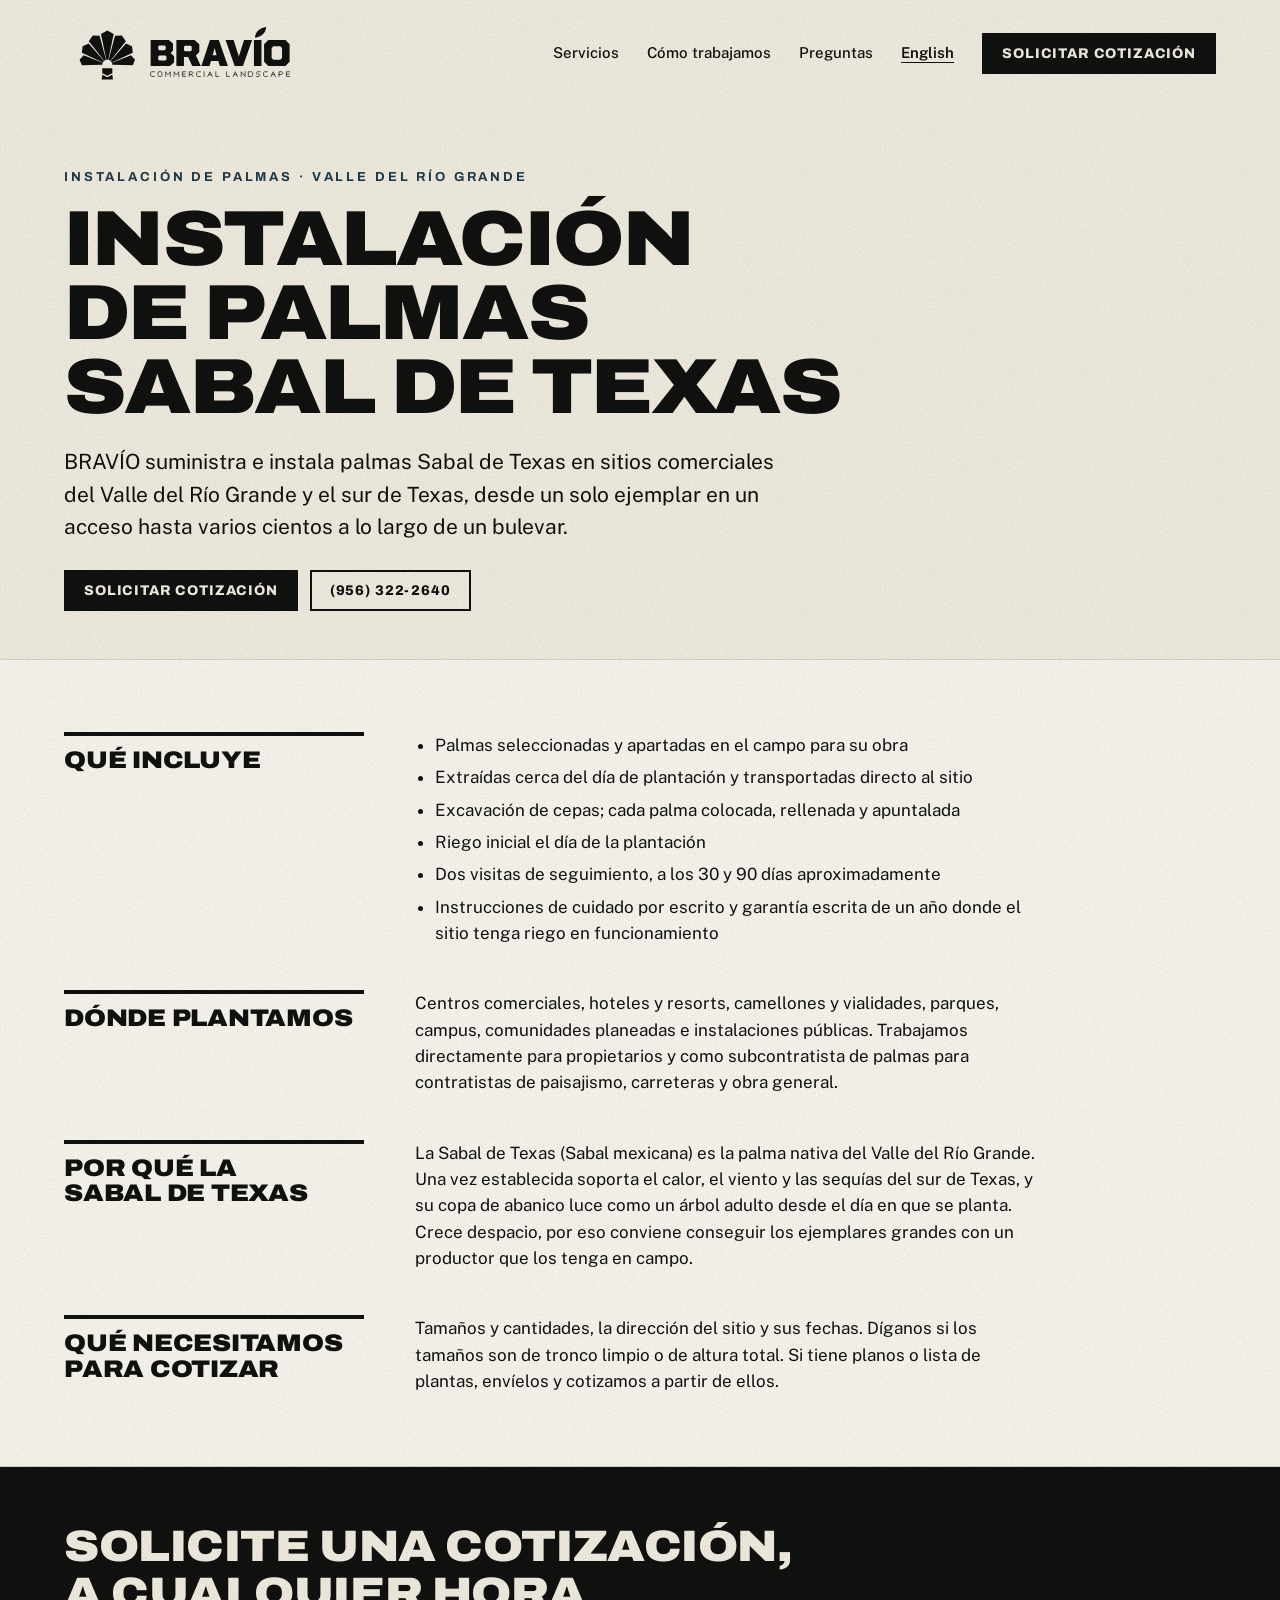
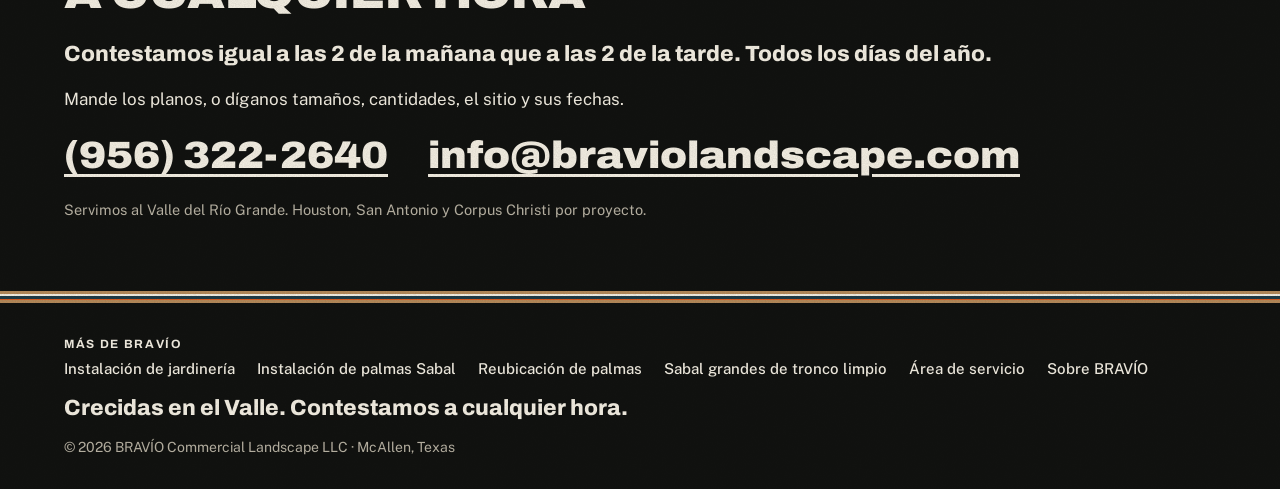
<file: es/instalacion-de-palmas-sabal/index.html>
<!doctype html>
<html lang="es">
<head>
<meta charset="utf-8">
<meta name="viewport" content="width=device-width,initial-scale=1">
<title>Instalación de palmas Sabal, Valle del Río Grande | BRAVÍO</title>
<meta name="description" content="Instalación comercial de palmas Sabal de Texas en McAllen y el Valle del Río Grande. Suministradas, apuntaladas y con garantía, hasta 15 pies.">
<link rel="canonical" href="https://braviolandscape.com/es/instalacion-de-palmas-sabal/">
<link rel="alternate" hreflang="es" href="https://braviolandscape.com/es/instalacion-de-palmas-sabal/">
<link rel="alternate" hreflang="en" href="https://braviolandscape.com/texas-sabal-palm-installation/">
<link rel="alternate" hreflang="x-default" href="https://braviolandscape.com/texas-sabal-palm-installation/">
<meta property="og:type" content="website">
<meta property="og:title" content="Instalación de palmas Sabal de Texas | BRAVÍO Commercial Landscape">
<meta property="og:description" content="Instalación comercial de palmas Sabal de Texas en McAllen y el Valle del Río Grande. Suministradas, apuntaladas y con garantía, hasta 15 pies.">
<meta property="og:url" content="https://braviolandscape.com/es/instalacion-de-palmas-sabal/">
<meta property="og:image" content="https://braviolandscape.com/og.png">
<script type="application/ld+json">{"@context": "https://schema.org", "@type": "Service", "name": "Instalación de palmas Sabal de Texas", "description": "Instalación comercial de palmas Sabal de Texas en McAllen y el Valle del Río Grande. Suministradas, apuntaladas y con garantía, hasta 15 pies.", "inLanguage": "es", "url": "https://braviolandscape.com/es/instalacion-de-palmas-sabal/", "areaServed": ["Rio Grande Valley", "South Texas"], "provider": {"@type": "LocalBusiness", "name": "BRAVÍO Commercial Landscape", "url": "https://braviolandscape.com/", "telephone": "+1-956-322-2640", "email": "info@braviolandscape.com", "address": {"@type": "PostalAddress", "addressLocality": "McAllen", "addressRegion": "TX", "addressCountry": "US"}}}</script>
<link rel="icon" href="/favicon.svg" type="image/svg+xml">
<link rel="apple-touch-icon" href="/apple-touch-icon.png">
<link rel="preconnect" href="https://fonts.googleapis.com">
<link rel="preconnect" href="https://fonts.gstatic.com" crossorigin>
<link rel="stylesheet" href="https://fonts.googleapis.com/css2?family=Archivo:wdth,wght@100..125,500..900&family=Public+Sans:wght@400;500;600&display=swap">
<link rel="stylesheet" href="/styles.css?v=11">
</head>
<body>
<header class="site">
  <a class="brand" href="/es/"><img src="/logo.svg" alt="BRAVÍO Commercial Landscape" width="230" height="74"></a>
  <nav aria-label="Principal">
    <a href="/es/#services">Servicios</a>
    <a href="/es/#how">Cómo trabajamos</a>
    <a href="/es/#questions">Preguntas</a>
    <a class="lang" href="/texas-sabal-palm-installation/" lang="en" hreflang="en">English</a>
    <a class="cta" href="#quote">Solicitar cotización</a>
  </nav>
</header>
<main class="page">
  <div class="page-head">
    <p class="kicker">Instalación de palmas · Valle del Río Grande</p>
    <h1>Instalación de palmas Sabal de Texas</h1>
    <p class="lede">BRAVÍO suministra e instala palmas Sabal de Texas en sitios comerciales del Valle del Río Grande y el sur de Texas, desde un solo ejemplar en un acceso hasta varios cientos a lo largo de un bulevar.</p>
    <div class="actions"><a class="btn" href="#quote">Solicitar cotización</a><a class="btn ghost" href="tel:+19563222640">(956) 322-2640</a></div>
  </div>
  <article>
<section><h2>Qué incluye</h2><ul><li>Palmas seleccionadas y apartadas en el campo para su obra</li><li>Extraídas cerca del día de plantación y transportadas directo al sitio</li><li>Excavación de cepas; cada palma colocada, rellenada y apuntalada</li><li>Riego inicial el día de la plantación</li><li>Dos visitas de seguimiento, a los 30 y 90 días aproximadamente</li><li>Instrucciones de cuidado por escrito y garantía escrita de un año donde el sitio tenga riego en funcionamiento</li></ul></section>
<section><h2>Dónde plantamos</h2><p>Centros comerciales, hoteles y resorts, camellones y vialidades, parques, campus, comunidades planeadas e instalaciones públicas. Trabajamos directamente para propietarios y como subcontratista de palmas para contratistas de paisajismo, carreteras y obra general.</p></section>
<section><h2>Por qué la Sabal de Texas</h2><p>La Sabal de Texas (Sabal mexicana) es la palma nativa del Valle del Río Grande. Una vez establecida soporta el calor, el viento y las sequías del sur de Texas, y su copa de abanico luce como un árbol adulto desde el día en que se planta. Crece despacio, por eso conviene conseguir los ejemplares grandes con un productor que los tenga en campo.</p></section>
<section><h2>Qué necesitamos para cotizar</h2><p>Tamaños y cantidades, la dirección del sitio y sus fechas. Díganos si los tamaños son de tronco limpio o de altura total. Si tiene planos o lista de plantas, envíelos y cotizamos a partir de ellos.</p></section>
  </article>
  <section id="quote" class="quote dark-night">
    <h2>Solicite una cotización, a cualquier hora</h2>
    <p class="always">Contestamos igual a las 2 de la mañana que a las 2 de la tarde. Todos los días del año.</p>
    <p>Mande los planos, o díganos tamaños, cantidades, el sitio y sus fechas.</p>
    <div class="contact">
      <a class="big" href="tel:+19563222640">(956) 322-2640</a>
      <a class="big" href="mailto:info@braviolandscape.com?subject=Solicitud%20de%20cotizaci%C3%B3n">info@braviolandscape.com</a>
    </div>
    <p class="fine">Servimos al Valle del Río Grande. Houston, San Antonio y Corpus Christi por proyecto.</p>
  </section>
</main>
<footer>
  <nav class="more" aria-label="Más de BRAVÍO"><b>Más de BRAVÍO</b><a href="/es/instalacion-de-jardineria-comercial/">Instalación de jardinería</a><a href="/es/instalacion-de-palmas-sabal/">Instalación de palmas Sabal</a><a href="/es/reubicacion-de-palmas/">Reubicación de palmas</a><a href="/es/palmas-sabal-grandes/">Sabal grandes de tronco limpio</a><a href="/es/area-de-servicio/">Área de servicio</a><a href="/es/nosotros/">Sobre BRAVÍO</a></nav>
  <span class="tag">Crecidas en el Valle. Contestamos a cualquier hora.</span>
  <span>© <span id="yr">2026</span> BRAVÍO Commercial Landscape LLC · McAllen, Texas</span>
</footer>
<script>document.getElementById('yr').textContent=new Date().getFullYear()</script>
</body>
</html>
</file>
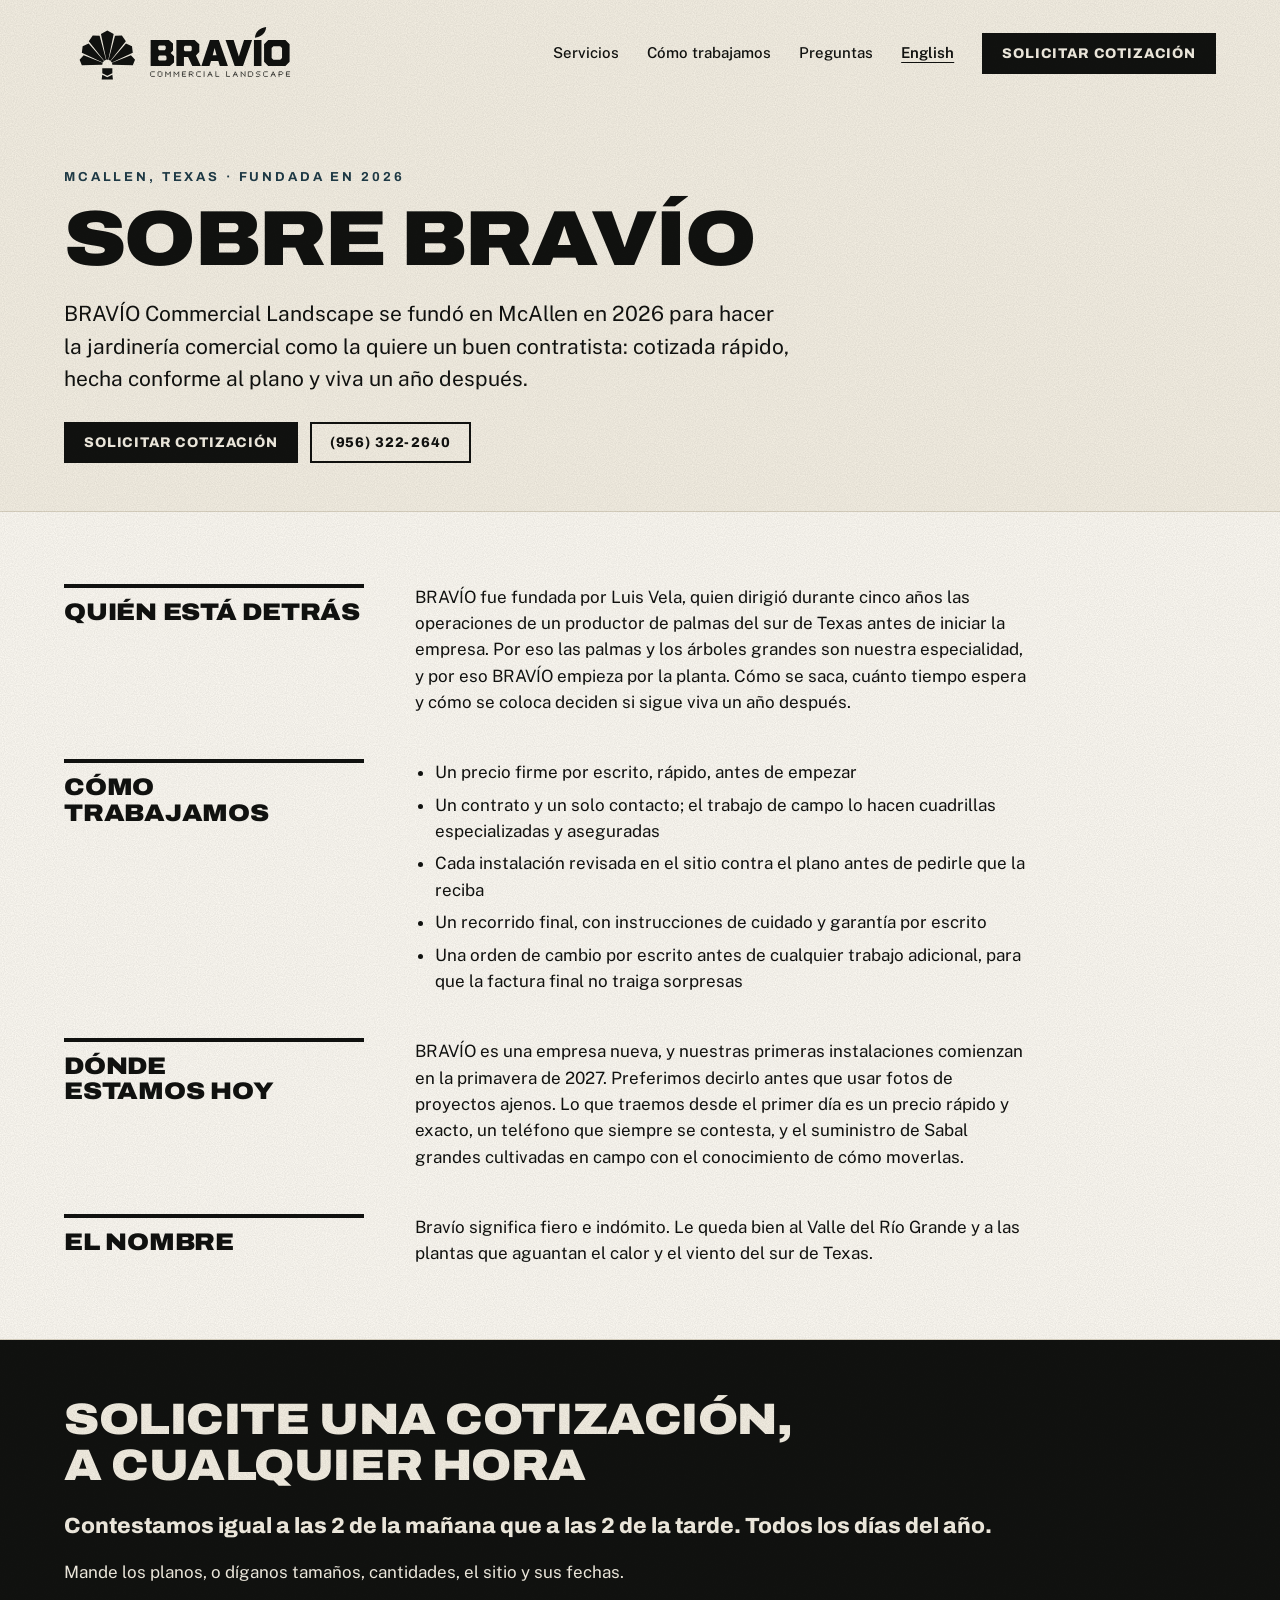
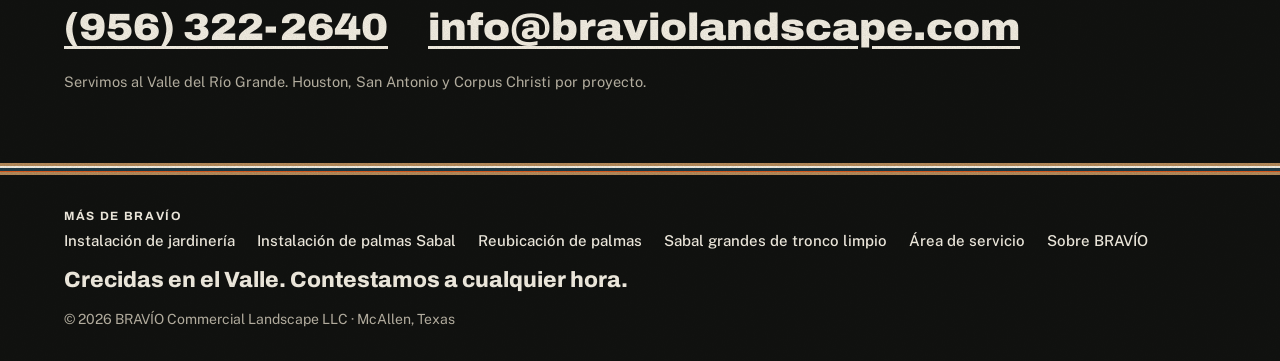
<file: es/nosotros/index.html>
<!doctype html>
<html lang="es">
<head>
<meta charset="utf-8">
<meta name="viewport" content="width=device-width,initial-scale=1">
<title>Sobre BRAVÍO Commercial Landscape | McAllen, Texas</title>
<meta name="description" content="BRAVÍO es un contratista de jardinería comercial fundado en McAllen, Texas, en 2026. Instalación de jardinería, con palmas y árboles grandes como especialidad.">
<link rel="canonical" href="https://braviolandscape.com/es/nosotros/">
<link rel="alternate" hreflang="es" href="https://braviolandscape.com/es/nosotros/">
<link rel="alternate" hreflang="en" href="https://braviolandscape.com/about/">
<link rel="alternate" hreflang="x-default" href="https://braviolandscape.com/about/">
<meta property="og:type" content="website">
<meta property="og:title" content="Sobre BRAVÍO | BRAVÍO Commercial Landscape">
<meta property="og:description" content="BRAVÍO es un contratista de jardinería comercial fundado en McAllen, Texas, en 2026. Instalación de jardinería, con palmas y árboles grandes como especialidad.">
<meta property="og:url" content="https://braviolandscape.com/es/nosotros/">
<meta property="og:image" content="https://braviolandscape.com/og.png">
<script type="application/ld+json">{"@context": "https://schema.org", "@type": "Service", "name": "Sobre BRAVÍO", "description": "BRAVÍO es un contratista de jardinería comercial fundado en McAllen, Texas, en 2026. Instalación de jardinería, con palmas y árboles grandes como especialidad.", "inLanguage": "es", "url": "https://braviolandscape.com/es/nosotros/", "areaServed": ["Rio Grande Valley", "South Texas"], "provider": {"@type": "LocalBusiness", "name": "BRAVÍO Commercial Landscape", "url": "https://braviolandscape.com/", "telephone": "+1-956-322-2640", "email": "info@braviolandscape.com", "address": {"@type": "PostalAddress", "addressLocality": "McAllen", "addressRegion": "TX", "addressCountry": "US"}}}</script>
<link rel="icon" href="/favicon.svg" type="image/svg+xml">
<link rel="apple-touch-icon" href="/apple-touch-icon.png">
<link rel="preconnect" href="https://fonts.googleapis.com">
<link rel="preconnect" href="https://fonts.gstatic.com" crossorigin>
<link rel="stylesheet" href="https://fonts.googleapis.com/css2?family=Archivo:wdth,wght@100..125,500..900&family=Public+Sans:wght@400;500;600&display=swap">
<link rel="stylesheet" href="/styles.css?v=11">
</head>
<body>
<header class="site">
  <a class="brand" href="/es/"><img src="/logo.svg" alt="BRAVÍO Commercial Landscape" width="230" height="74"></a>
  <nav aria-label="Principal">
    <a href="/es/#services">Servicios</a>
    <a href="/es/#how">Cómo trabajamos</a>
    <a href="/es/#questions">Preguntas</a>
    <a class="lang" href="/about/" lang="en" hreflang="en">English</a>
    <a class="cta" href="#quote">Solicitar cotización</a>
  </nav>
</header>
<main class="page">
  <div class="page-head">
    <p class="kicker">McAllen, Texas · Fundada en 2026</p>
    <h1>Sobre BRAVÍO</h1>
    <p class="lede">BRAVÍO Commercial Landscape se fundó en McAllen en 2026 para hacer la jardinería comercial como la quiere un buen contratista: cotizada rápido, hecha conforme al plano y viva un año después.</p>
    <div class="actions"><a class="btn" href="#quote">Solicitar cotización</a><a class="btn ghost" href="tel:+19563222640">(956) 322-2640</a></div>
  </div>
  <article>
<section><h2>Quién está detrás</h2><p>BRAVÍO fue fundada por Luis Vela, quien dirigió durante cinco años las operaciones de un productor de palmas del sur de Texas antes de iniciar la empresa. Por eso las palmas y los árboles grandes son nuestra especialidad, y por eso BRAVÍO empieza por la planta. Cómo se saca, cuánto tiempo espera y cómo se coloca deciden si sigue viva un año después.</p></section>
<section><h2>Cómo trabajamos</h2><ul><li>Un precio firme por escrito, rápido, antes de empezar</li><li>Un contrato y un solo contacto; el trabajo de campo lo hacen cuadrillas especializadas y aseguradas</li><li>Cada instalación revisada en el sitio contra el plano antes de pedirle que la reciba</li><li>Un recorrido final, con instrucciones de cuidado y garantía por escrito</li><li>Una orden de cambio por escrito antes de cualquier trabajo adicional, para que la factura final no traiga sorpresas</li></ul></section>
<section><h2>Dónde estamos hoy</h2><p>BRAVÍO es una empresa nueva, y nuestras primeras instalaciones comienzan en la primavera de 2027. Preferimos decirlo antes que usar fotos de proyectos ajenos. Lo que traemos desde el primer día es un precio rápido y exacto, un teléfono que siempre se contesta, y el suministro de Sabal grandes cultivadas en campo con el conocimiento de cómo moverlas.</p></section>
<section><h2>El nombre</h2><p>Bravío significa fiero e indómito. Le queda bien al Valle del Río Grande y a las plantas que aguantan el calor y el viento del sur de Texas.</p></section>
  </article>
  <section id="quote" class="quote dark-night">
    <h2>Solicite una cotización, a cualquier hora</h2>
    <p class="always">Contestamos igual a las 2 de la mañana que a las 2 de la tarde. Todos los días del año.</p>
    <p>Mande los planos, o díganos tamaños, cantidades, el sitio y sus fechas.</p>
    <div class="contact">
      <a class="big" href="tel:+19563222640">(956) 322-2640</a>
      <a class="big" href="mailto:info@braviolandscape.com?subject=Solicitud%20de%20cotizaci%C3%B3n">info@braviolandscape.com</a>
    </div>
    <p class="fine">Servimos al Valle del Río Grande. Houston, San Antonio y Corpus Christi por proyecto.</p>
  </section>
</main>
<footer>
  <nav class="more" aria-label="Más de BRAVÍO"><b>Más de BRAVÍO</b><a href="/es/instalacion-de-jardineria-comercial/">Instalación de jardinería</a><a href="/es/instalacion-de-palmas-sabal/">Instalación de palmas Sabal</a><a href="/es/reubicacion-de-palmas/">Reubicación de palmas</a><a href="/es/palmas-sabal-grandes/">Sabal grandes de tronco limpio</a><a href="/es/area-de-servicio/">Área de servicio</a><a href="/es/nosotros/">Sobre BRAVÍO</a></nav>
  <span class="tag">Crecidas en el Valle. Contestamos a cualquier hora.</span>
  <span>© <span id="yr">2026</span> BRAVÍO Commercial Landscape LLC · McAllen, Texas</span>
</footer>
<script>document.getElementById('yr').textContent=new Date().getFullYear()</script>
</body>
</html>
</file>
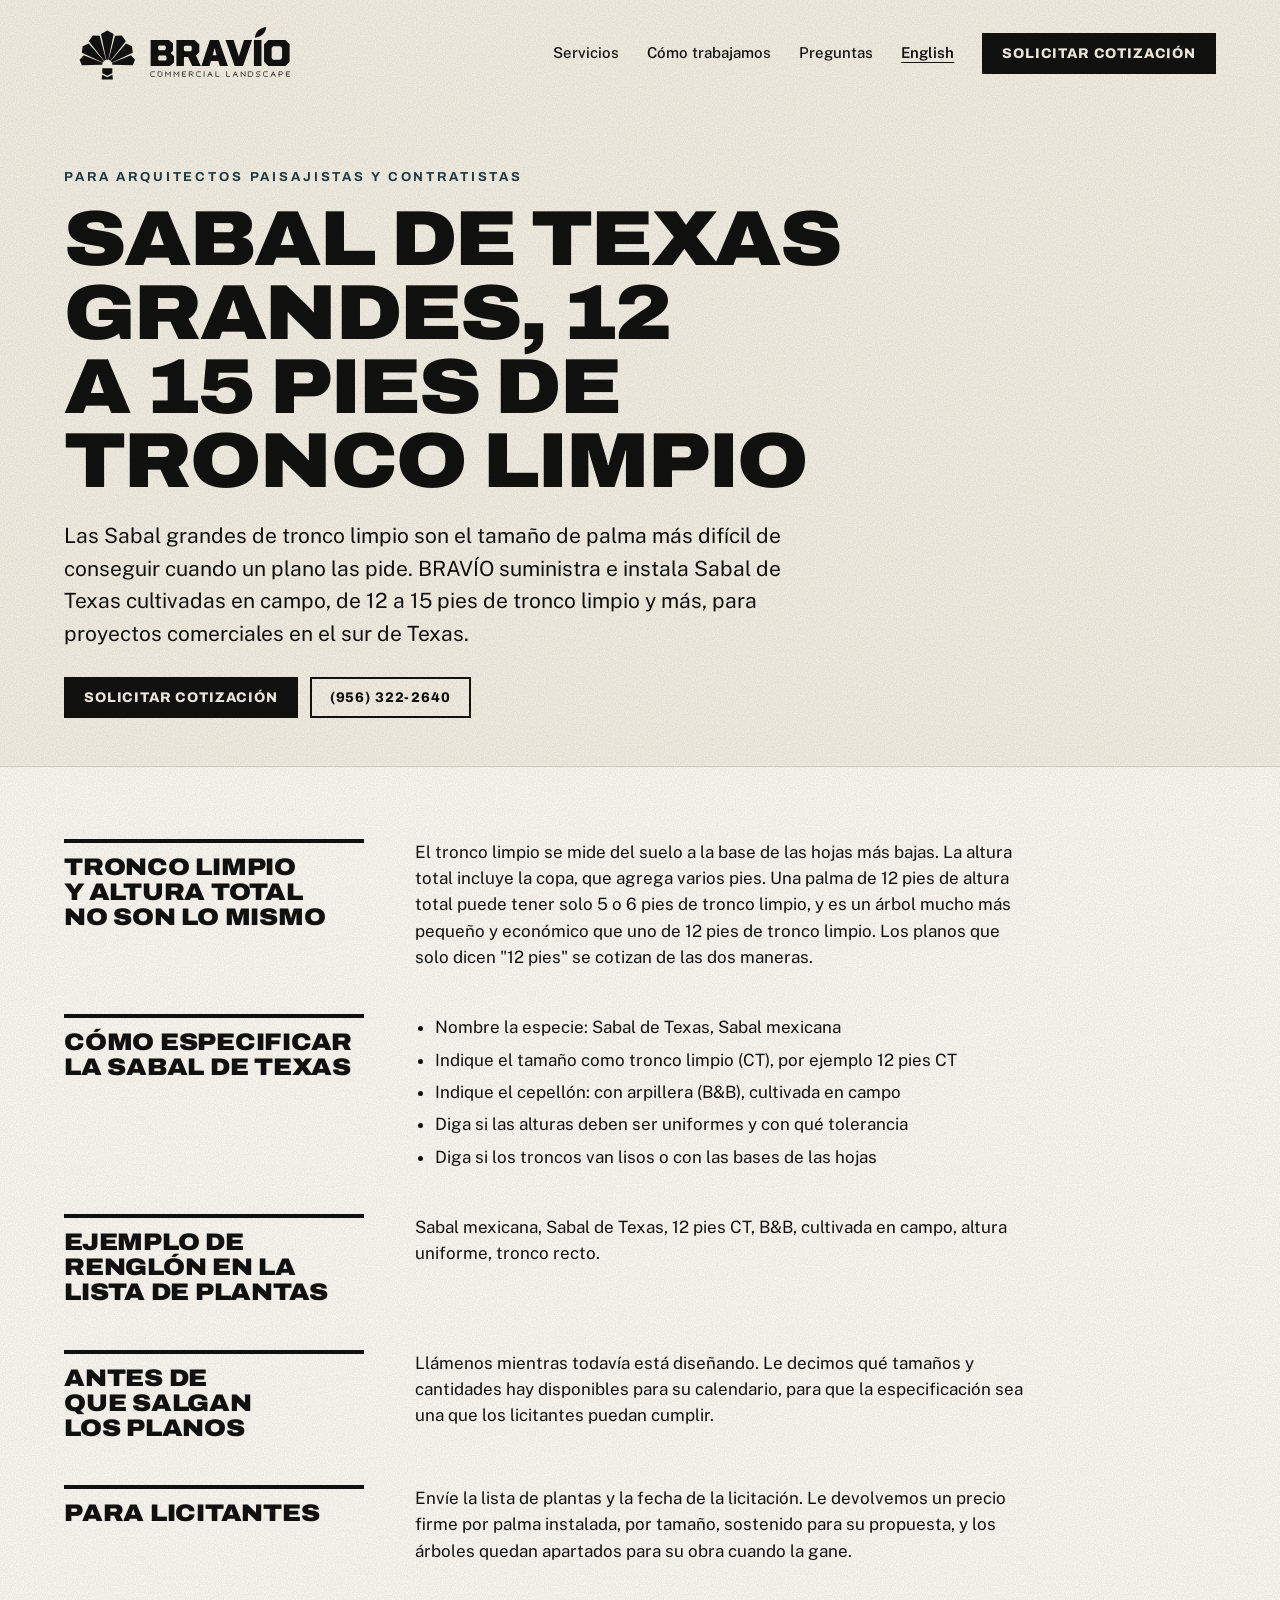
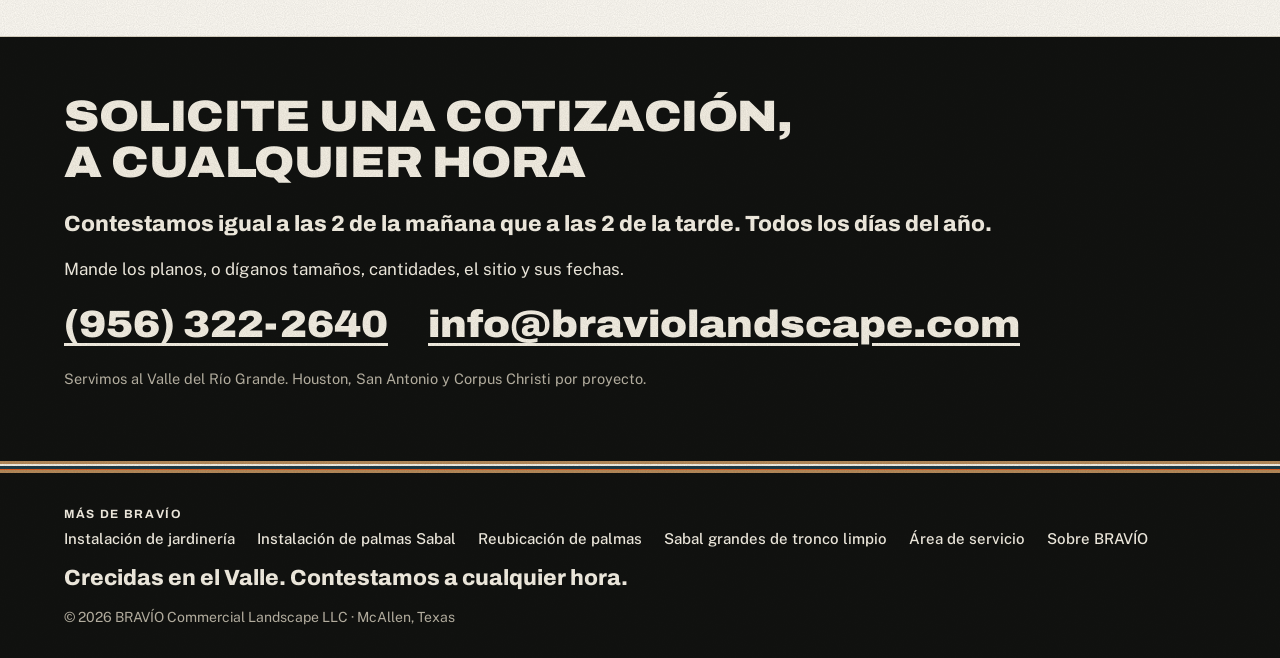
<file: es/palmas-sabal-grandes/index.html>
<!doctype html>
<html lang="es">
<head>
<meta charset="utf-8">
<meta name="viewport" content="width=device-width,initial-scale=1">
<title>Palmas Sabal grandes, 12 a 15 pies de tronco limpio | BRAVÍO</title>
<meta name="description" content="Palmas Sabal de Texas de 12 a 15 pies de tronco limpio, suministradas e instaladas para proyectos comerciales. Cómo especificarlas en planos.">
<link rel="canonical" href="https://braviolandscape.com/es/palmas-sabal-grandes/">
<link rel="alternate" hreflang="es" href="https://braviolandscape.com/es/palmas-sabal-grandes/">
<link rel="alternate" hreflang="en" href="https://braviolandscape.com/large-sabal-palms-clear-trunk/">
<link rel="alternate" hreflang="x-default" href="https://braviolandscape.com/large-sabal-palms-clear-trunk/">
<meta property="og:type" content="website">
<meta property="og:title" content="Sabal de Texas grandes, 12 a 15 pies de tronco limpio | BRAVÍO Commercial Landscape">
<meta property="og:description" content="Palmas Sabal de Texas de 12 a 15 pies de tronco limpio, suministradas e instaladas para proyectos comerciales. Cómo especificarlas en planos.">
<meta property="og:url" content="https://braviolandscape.com/es/palmas-sabal-grandes/">
<meta property="og:image" content="https://braviolandscape.com/og.png">
<script type="application/ld+json">{"@context": "https://schema.org", "@type": "Service", "name": "Sabal de Texas grandes, 12 a 15 pies de tronco limpio", "description": "Palmas Sabal de Texas de 12 a 15 pies de tronco limpio, suministradas e instaladas para proyectos comerciales. Cómo especificarlas en planos.", "inLanguage": "es", "url": "https://braviolandscape.com/es/palmas-sabal-grandes/", "areaServed": ["Rio Grande Valley", "South Texas"], "provider": {"@type": "LocalBusiness", "name": "BRAVÍO Commercial Landscape", "url": "https://braviolandscape.com/", "telephone": "+1-956-322-2640", "email": "info@braviolandscape.com", "address": {"@type": "PostalAddress", "addressLocality": "McAllen", "addressRegion": "TX", "addressCountry": "US"}}}</script>
<link rel="icon" href="/favicon.svg" type="image/svg+xml">
<link rel="apple-touch-icon" href="/apple-touch-icon.png">
<link rel="preconnect" href="https://fonts.googleapis.com">
<link rel="preconnect" href="https://fonts.gstatic.com" crossorigin>
<link rel="stylesheet" href="https://fonts.googleapis.com/css2?family=Archivo:wdth,wght@100..125,500..900&family=Public+Sans:wght@400;500;600&display=swap">
<link rel="stylesheet" href="/styles.css?v=11">
</head>
<body>
<header class="site">
  <a class="brand" href="/es/"><img src="/logo.svg" alt="BRAVÍO Commercial Landscape" width="230" height="74"></a>
  <nav aria-label="Principal">
    <a href="/es/#services">Servicios</a>
    <a href="/es/#how">Cómo trabajamos</a>
    <a href="/es/#questions">Preguntas</a>
    <a class="lang" href="/large-sabal-palms-clear-trunk/" lang="en" hreflang="en">English</a>
    <a class="cta" href="#quote">Solicitar cotización</a>
  </nav>
</header>
<main class="page">
  <div class="page-head">
    <p class="kicker">Para arquitectos paisajistas y contratistas</p>
    <h1>Sabal de Texas grandes, 12 a 15 pies de tronco limpio</h1>
    <p class="lede">Las Sabal grandes de tronco limpio son el tamaño de palma más difícil de conseguir cuando un plano las pide. BRAVÍO suministra e instala Sabal de Texas cultivadas en campo, de 12 a 15 pies de tronco limpio y más, para proyectos comerciales en el sur de Texas.</p>
    <div class="actions"><a class="btn" href="#quote">Solicitar cotización</a><a class="btn ghost" href="tel:+19563222640">(956) 322-2640</a></div>
  </div>
  <article>
<section><h2>Tronco limpio y altura total no son lo mismo</h2><p>El tronco limpio se mide del suelo a la base de las hojas más bajas. La altura total incluye la copa, que agrega varios pies. Una palma de 12 pies de altura total puede tener solo 5 o 6 pies de tronco limpio, y es un árbol mucho más pequeño y económico que uno de 12 pies de tronco limpio. Los planos que solo dicen &quot;12 pies&quot; se cotizan de las dos maneras.</p></section>
<section><h2>Cómo especificar la Sabal de Texas</h2><ul><li>Nombre la especie: Sabal de Texas, Sabal mexicana</li><li>Indique el tamaño como tronco limpio (CT), por ejemplo 12 pies CT</li><li>Indique el cepellón: con arpillera (B&amp;B), cultivada en campo</li><li>Diga si las alturas deben ser uniformes y con qué tolerancia</li><li>Diga si los troncos van lisos o con las bases de las hojas</li></ul></section>
<section><h2>Ejemplo de renglón en la lista de plantas</h2><p>Sabal mexicana, Sabal de Texas, 12 pies CT, B&amp;B, cultivada en campo, altura uniforme, tronco recto.</p></section>
<section><h2>Antes de que salgan los planos</h2><p>Llámenos mientras todavía está diseñando. Le decimos qué tamaños y cantidades hay disponibles para su calendario, para que la especificación sea una que los licitantes puedan cumplir.</p></section>
<section><h2>Para licitantes</h2><p>Envíe la lista de plantas y la fecha de la licitación. Le devolvemos un precio firme por palma instalada, por tamaño, sostenido para su propuesta, y los árboles quedan apartados para su obra cuando la gane.</p></section>
  </article>
  <section id="quote" class="quote dark-night">
    <h2>Solicite una cotización, a cualquier hora</h2>
    <p class="always">Contestamos igual a las 2 de la mañana que a las 2 de la tarde. Todos los días del año.</p>
    <p>Mande los planos, o díganos tamaños, cantidades, el sitio y sus fechas.</p>
    <div class="contact">
      <a class="big" href="tel:+19563222640">(956) 322-2640</a>
      <a class="big" href="mailto:info@braviolandscape.com?subject=Solicitud%20de%20cotizaci%C3%B3n">info@braviolandscape.com</a>
    </div>
    <p class="fine">Servimos al Valle del Río Grande. Houston, San Antonio y Corpus Christi por proyecto.</p>
  </section>
</main>
<footer>
  <nav class="more" aria-label="Más de BRAVÍO"><b>Más de BRAVÍO</b><a href="/es/instalacion-de-jardineria-comercial/">Instalación de jardinería</a><a href="/es/instalacion-de-palmas-sabal/">Instalación de palmas Sabal</a><a href="/es/reubicacion-de-palmas/">Reubicación de palmas</a><a href="/es/palmas-sabal-grandes/">Sabal grandes de tronco limpio</a><a href="/es/area-de-servicio/">Área de servicio</a><a href="/es/nosotros/">Sobre BRAVÍO</a></nav>
  <span class="tag">Crecidas en el Valle. Contestamos a cualquier hora.</span>
  <span>© <span id="yr">2026</span> BRAVÍO Commercial Landscape LLC · McAllen, Texas</span>
</footer>
<script>document.getElementById('yr').textContent=new Date().getFullYear()</script>
</body>
</html>
</file>
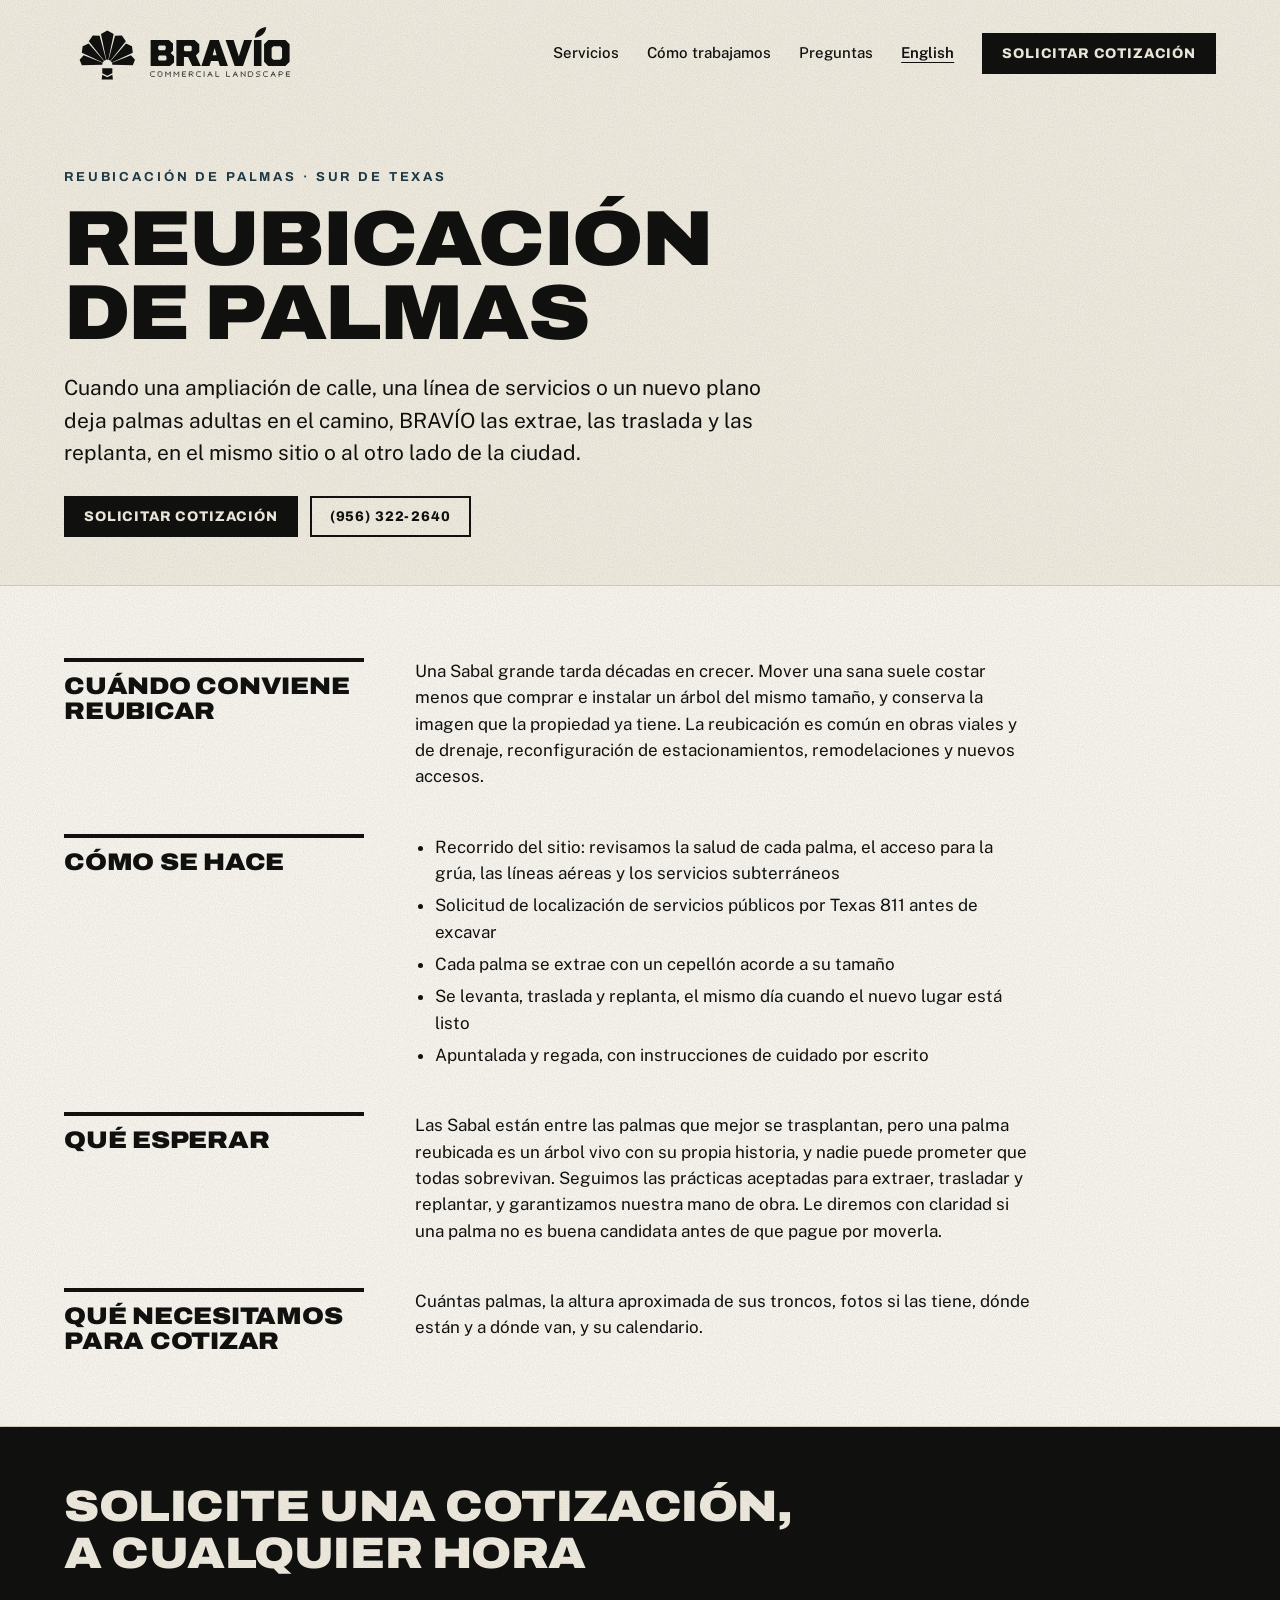
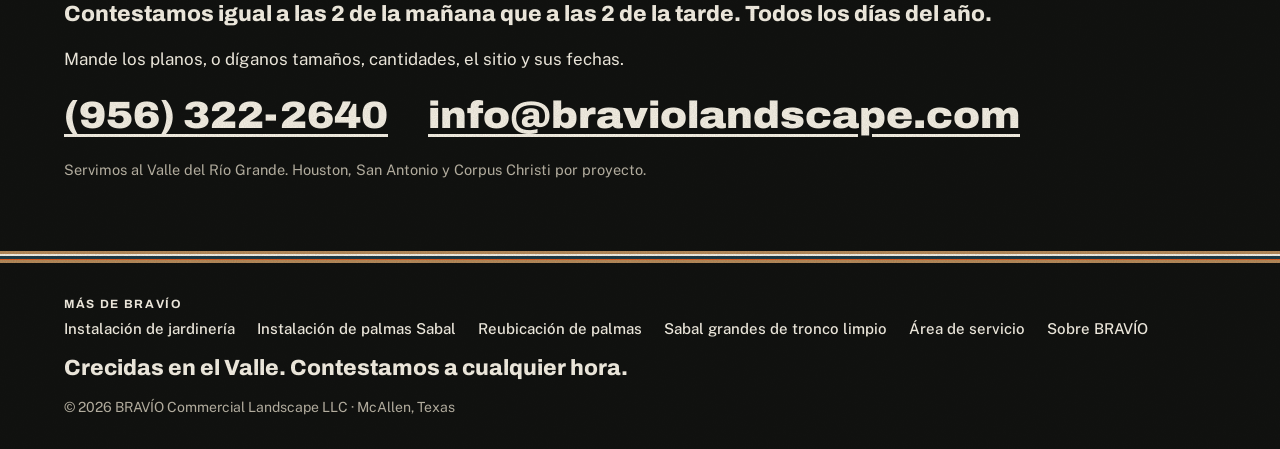
<file: es/reubicacion-de-palmas/index.html>
<!doctype html>
<html lang="es">
<head>
<meta charset="utf-8">
<meta name="viewport" content="width=device-width,initial-scale=1">
<title>Reubicación de palmas en el sur de Texas | BRAVÍO</title>
<meta name="description" content="Reubicación de palmas adultas por obras viales, de servicios y remodelaciones en el Valle del Río Grande y el sur de Texas.">
<link rel="canonical" href="https://braviolandscape.com/es/reubicacion-de-palmas/">
<link rel="alternate" hreflang="es" href="https://braviolandscape.com/es/reubicacion-de-palmas/">
<link rel="alternate" hreflang="en" href="https://braviolandscape.com/palm-tree-relocation/">
<link rel="alternate" hreflang="x-default" href="https://braviolandscape.com/palm-tree-relocation/">
<meta property="og:type" content="website">
<meta property="og:title" content="Reubicación de palmas | BRAVÍO Commercial Landscape">
<meta property="og:description" content="Reubicación de palmas adultas por obras viales, de servicios y remodelaciones en el Valle del Río Grande y el sur de Texas.">
<meta property="og:url" content="https://braviolandscape.com/es/reubicacion-de-palmas/">
<meta property="og:image" content="https://braviolandscape.com/og.png">
<script type="application/ld+json">{"@context": "https://schema.org", "@type": "Service", "name": "Reubicación de palmas", "description": "Reubicación de palmas adultas por obras viales, de servicios y remodelaciones en el Valle del Río Grande y el sur de Texas.", "inLanguage": "es", "url": "https://braviolandscape.com/es/reubicacion-de-palmas/", "areaServed": ["Rio Grande Valley", "South Texas"], "provider": {"@type": "LocalBusiness", "name": "BRAVÍO Commercial Landscape", "url": "https://braviolandscape.com/", "telephone": "+1-956-322-2640", "email": "info@braviolandscape.com", "address": {"@type": "PostalAddress", "addressLocality": "McAllen", "addressRegion": "TX", "addressCountry": "US"}}}</script>
<link rel="icon" href="/favicon.svg" type="image/svg+xml">
<link rel="apple-touch-icon" href="/apple-touch-icon.png">
<link rel="preconnect" href="https://fonts.googleapis.com">
<link rel="preconnect" href="https://fonts.gstatic.com" crossorigin>
<link rel="stylesheet" href="https://fonts.googleapis.com/css2?family=Archivo:wdth,wght@100..125,500..900&family=Public+Sans:wght@400;500;600&display=swap">
<link rel="stylesheet" href="/styles.css?v=11">
</head>
<body>
<header class="site">
  <a class="brand" href="/es/"><img src="/logo.svg" alt="BRAVÍO Commercial Landscape" width="230" height="74"></a>
  <nav aria-label="Principal">
    <a href="/es/#services">Servicios</a>
    <a href="/es/#how">Cómo trabajamos</a>
    <a href="/es/#questions">Preguntas</a>
    <a class="lang" href="/palm-tree-relocation/" lang="en" hreflang="en">English</a>
    <a class="cta" href="#quote">Solicitar cotización</a>
  </nav>
</header>
<main class="page">
  <div class="page-head">
    <p class="kicker">Reubicación de palmas · Sur de Texas</p>
    <h1>Reubicación de palmas</h1>
    <p class="lede">Cuando una ampliación de calle, una línea de servicios o un nuevo plano deja palmas adultas en el camino, BRAVÍO las extrae, las traslada y las replanta, en el mismo sitio o al otro lado de la ciudad.</p>
    <div class="actions"><a class="btn" href="#quote">Solicitar cotización</a><a class="btn ghost" href="tel:+19563222640">(956) 322-2640</a></div>
  </div>
  <article>
<section><h2>Cuándo conviene reubicar</h2><p>Una Sabal grande tarda décadas en crecer. Mover una sana suele costar menos que comprar e instalar un árbol del mismo tamaño, y conserva la imagen que la propiedad ya tiene. La reubicación es común en obras viales y de drenaje, reconfiguración de estacionamientos, remodelaciones y nuevos accesos.</p></section>
<section><h2>Cómo se hace</h2><ul><li>Recorrido del sitio: revisamos la salud de cada palma, el acceso para la grúa, las líneas aéreas y los servicios subterráneos</li><li>Solicitud de localización de servicios públicos por Texas 811 antes de excavar</li><li>Cada palma se extrae con un cepellón acorde a su tamaño</li><li>Se levanta, traslada y replanta, el mismo día cuando el nuevo lugar está listo</li><li>Apuntalada y regada, con instrucciones de cuidado por escrito</li></ul></section>
<section><h2>Qué esperar</h2><p>Las Sabal están entre las palmas que mejor se trasplantan, pero una palma reubicada es un árbol vivo con su propia historia, y nadie puede prometer que todas sobrevivan. Seguimos las prácticas aceptadas para extraer, trasladar y replantar, y garantizamos nuestra mano de obra. Le diremos con claridad si una palma no es buena candidata antes de que pague por moverla.</p></section>
<section><h2>Qué necesitamos para cotizar</h2><p>Cuántas palmas, la altura aproximada de sus troncos, fotos si las tiene, dónde están y a dónde van, y su calendario.</p></section>
  </article>
  <section id="quote" class="quote dark-night">
    <h2>Solicite una cotización, a cualquier hora</h2>
    <p class="always">Contestamos igual a las 2 de la mañana que a las 2 de la tarde. Todos los días del año.</p>
    <p>Mande los planos, o díganos tamaños, cantidades, el sitio y sus fechas.</p>
    <div class="contact">
      <a class="big" href="tel:+19563222640">(956) 322-2640</a>
      <a class="big" href="mailto:info@braviolandscape.com?subject=Solicitud%20de%20cotizaci%C3%B3n">info@braviolandscape.com</a>
    </div>
    <p class="fine">Servimos al Valle del Río Grande. Houston, San Antonio y Corpus Christi por proyecto.</p>
  </section>
</main>
<footer>
  <nav class="more" aria-label="Más de BRAVÍO"><b>Más de BRAVÍO</b><a href="/es/instalacion-de-jardineria-comercial/">Instalación de jardinería</a><a href="/es/instalacion-de-palmas-sabal/">Instalación de palmas Sabal</a><a href="/es/reubicacion-de-palmas/">Reubicación de palmas</a><a href="/es/palmas-sabal-grandes/">Sabal grandes de tronco limpio</a><a href="/es/area-de-servicio/">Área de servicio</a><a href="/es/nosotros/">Sobre BRAVÍO</a></nav>
  <span class="tag">Crecidas en el Valle. Contestamos a cualquier hora.</span>
  <span>© <span id="yr">2026</span> BRAVÍO Commercial Landscape LLC · McAllen, Texas</span>
</footer>
<script>document.getElementById('yr').textContent=new Date().getFullYear()</script>
</body>
</html>
</file>
<file: styles.css>
/* BRAVÍO brand: warm ink on bone, heavy display type, visible grain.
   Look and feel comes from vibe/brief.md ("Sol y Sombra"): silhouettes at dusk,
   a low horizon, and the day running from a burning dusk (hero) to palms under one lamp at night (quote). */
:root{
  --bone:#F3EEE2; --paper:#FBF8F1; --ink:#111210; --stone:#5E5B52; --rule:#D8D1C0; --field:#2E5A3B; --gulf:#1F3B47; --tan:#B58A5A; --sol:#DA5A1E;
  --display:"Archivo","Arial Black",Arial,sans-serif; --body:"Public Sans",system-ui,-apple-system,"Segoe UI",sans-serif;
  --gutter:clamp(16px,5vw,64px); --max:1160px;
}
*{box-sizing:border-box}
body{margin:0;background:var(--bone);color:var(--ink);font:17px/1.55 var(--body)}
a{color:inherit}
a:focus-visible{outline:3px solid var(--gulf);outline-offset:3px}
h1,h2,h3{font-family:var(--display);font-stretch:112%;margin:0;text-wrap:balance}
h1{font-weight:900;font-size:clamp(44px,8vw,96px);line-height:.95;letter-spacing:-.02em;text-transform:uppercase}
h2{font-weight:900;font-size:clamp(28px,4vw,44px);line-height:1.05;text-transform:uppercase;letter-spacing:-.01em;margin-bottom:24px}
h3{font-weight:800;font-size:19px;line-height:1.25;margin-bottom:8px}
p{margin:0 0 14px;max-width:62ch}
section,header.site,footer{padding-inline:var(--gutter)}
section>*,header.site>*{max-width:var(--max);margin-inline:auto}

header.site{display:flex;justify-content:space-between;align-items:center;gap:16px;flex-wrap:wrap;padding-block:16px;max-width:calc(var(--max) + 2*var(--gutter));margin:0 auto}
header.site>*{margin:0}
.brand{display:block;line-height:0}
.brand img{height:clamp(52px,7vw,74px);width:auto;display:block}
nav{display:flex;gap:clamp(12px,2.4vw,28px);align-items:center;flex-wrap:wrap;font-weight:500;font-size:15px}
nav a{text-decoration:none}
nav a:hover{text-decoration:underline;text-underline-offset:4px}
nav .cta,.btn{background:var(--ink);color:var(--bone);padding:11px 18px;font:800 14px var(--display);letter-spacing:.06em;text-transform:uppercase;text-decoration:none;display:inline-block;border:2px solid var(--ink)}
nav .cta:hover,.btn:hover{background:var(--gulf);border-color:var(--gulf);text-decoration:none}
.btn.ghost{background:transparent;color:var(--ink)}
.btn.ghost:hover{background:var(--ink);color:var(--bone);border-color:var(--ink)}

.hero{display:grid;grid-template-columns:minmax(0,1.1fr) minmax(0,.9fr);gap:clamp(24px,5vw,64px);align-items:center;padding-block:clamp(32px,6vw,72px) clamp(40px,7vw,88px);max-width:calc(var(--max) + 2*var(--gutter));margin:0 auto}
.hero>*{margin:0;max-width:none}
.kicker{font:700 13px var(--display);letter-spacing:.22em;text-transform:uppercase;color:var(--gulf);margin-bottom:18px}
.lede{font-size:clamp(18px,2vw,21px);margin:22px 0 26px;max-width:46ch}
.actions{display:flex;gap:12px;flex-wrap:wrap}
.booking{margin:22px 0 0;font-size:14.5px;color:var(--stone)}
.hero-fig svg{width:100%;height:auto;display:block;color:var(--ink);font-family:var(--body)}

.band{background:var(--paper);border-block:1px solid var(--rule);padding-block:clamp(40px,7vw,80px)}
.cols{display:grid;grid-template-columns:repeat(auto-fit,minmax(240px,1fr));gap:clamp(20px,3vw,40px)}
.cols article{border-top:4px solid currentColor;padding-top:16px}
.cols p{margin:0}

.sizes{padding-block:clamp(40px,7vw,80px)}
.sizes table{border-collapse:collapse;width:100%;max-width:640px;margin:22px 0 14px}
.sizes th{text-align:left;font:700 12px var(--display);letter-spacing:.14em;text-transform:uppercase;color:var(--stone);padding:0 16px 10px 0;border-bottom:2px solid var(--ink)}
.sizes td{padding:14px 16px 14px 0;border-bottom:1px solid var(--rule)}
.sizes td:first-child{font:800 19px var(--display);white-space:nowrap}
.fine{font-size:14.5px;color:var(--stone)}

.steps{background:var(--paper);border-block:1px solid var(--rule);padding-block:clamp(40px,7vw,80px)}
.steps ol{list-style:none;counter-reset:s;padding:0;display:grid;grid-template-columns:repeat(auto-fit,minmax(190px,1fr));gap:24px}
.steps li{counter-increment:s;border-top:1px solid var(--ink);padding-top:12px;font-size:16px}
.steps li::before{content:counter(s);display:block;font:900 40px/1 var(--display);margin-bottom:10px}
.steps li b{font-family:var(--display);font-weight:800}

.dark{background:var(--gulf);color:var(--bone);padding-block:clamp(48px,8vw,96px) 0;overflow:hidden}

.quote{padding-block:clamp(48px,8vw,96px)}
.quote ul{padding-left:20px;margin:0 0 28px;display:grid;gap:4px}
.contact{display:flex;gap:12px 40px;flex-wrap:wrap;margin-bottom:22px}
.contact .big{font:900 clamp(22px,3.4vw,38px)/1.1 var(--display);font-stretch:108%;text-decoration:underline;text-decoration-thickness:3px;text-underline-offset:6px;overflow-wrap:anywhere}
.contact .big:hover{color:var(--gulf)}

footer{border-top:1px solid var(--rule);padding-block:22px;font-size:14px;color:var(--stone);max-width:calc(var(--max) + 2*var(--gutter));margin:0 auto}

@media (max-width:820px){
  .hero{grid-template-columns:minmax(0,1fr)}
  .hero-fig{max-width:460px}
  nav a:not(.cta):not(.lang){display:none}
}

nav .lang{font-weight:600;text-decoration:underline;text-underline-offset:4px}

/* Spanish headline runs longer */
html[lang="es"] h1{font-size:clamp(38px,6.4vw,78px)}

.always{font:800 clamp(17px,2.2vw,22px)/1.3 var(--display);margin-bottom:18px}

/* Service pages */
.page-head{padding:clamp(28px,5vw,64px) var(--gutter) clamp(28px,4vw,48px);max-width:calc(var(--max) + 2*var(--gutter));margin:0 auto}
.page-head h1{font-size:clamp(34px,5.4vw,64px);max-width:16ch}
.page-head .lede{max-width:56ch}
.page article{background:var(--paper);border-block:1px solid var(--rule);padding:clamp(32px,6vw,72px) var(--gutter)}
.page article section{padding:0;max-width:var(--max);margin:0 auto clamp(28px,4vw,44px);display:grid;grid-template-columns:minmax(0,300px) minmax(0,1fr);gap:8px clamp(20px,4vw,56px);align-items:start}
.page article section:last-child{margin-bottom:0}
.page article section>*{margin:0;max-width:62ch}
.page article h2{font-size:clamp(19px,2.2vw,24px);border-top:4px solid var(--ink);padding-top:12px;margin:0}
.page article ul{padding-left:20px;display:grid;gap:6px}
@media (max-width:760px){.page article section{grid-template-columns:minmax(0,1fr)}}

/* Questions */
.faq{padding-block:clamp(40px,7vw,80px)}
.faq dl{margin:0;display:grid;gap:0;max-width:820px}
.faq dt{font:800 18px/1.3 var(--display);border-top:1px solid var(--ink);padding-top:14px;margin-top:18px}
.faq dd{margin:6px 0 0;max-width:62ch}

/* Footer links */
footer{display:grid;gap:14px}
.more{display:flex;flex-wrap:wrap;gap:6px 22px;align-items:baseline}
.more b{font:700 12px var(--display);letter-spacing:.14em;text-transform:uppercase;color:var(--ink);flex-basis:100%}
.more a{color:var(--ink);text-underline-offset:4px}
.cols h3 a{text-decoration-thickness:2px;text-underline-offset:4px}

/* Grain: bone should read as sun-bleached paper, not a flat screen colour */
body::before{content:"";position:fixed;inset:0;z-index:9;pointer-events:none;opacity:.07;mix-blend-mode:multiply;
  background-image:url("data:image/svg+xml,%3Csvg xmlns='http://www.w3.org/2000/svg' width='220' height='220'%3E%3Cfilter id='n'%3E%3CfeTurbulence type='fractalNoise' baseFrequency='.9' numOctaves='2' stitchTiles='stitch'/%3E%3CfeColorMatrix values='0 0 0 0 0 0 0 0 0 0 0 0 0 0 0 0 0 0 1.4 -.2'/%3E%3C/filter%3E%3Crect width='100%25' height='100%25' filter='url(%23n)'/%3E%3C/svg%3E")}

/* The one warm thing */
.sun{fill:var(--sol)}
.proof{font:700 12.5px/1.5 var(--display);letter-spacing:.16em;text-transform:uppercase;margin:24px 0 0;padding-top:14px;border-top:2px solid var(--ink);max-width:none}
.proof+.booking{margin-top:8px}

/* Dusk band: palms in silhouette on a dead-flat horizon */
.dark>.dusk-row{display:block;max-width:none;width:calc(100% + 2*var(--gutter));height:clamp(150px,24vw,270px);margin:clamp(36px,6vw,64px) calc(-1*var(--gutter)) 0}
.dusk-row .sil{fill:var(--ink)}
@media (prefers-reduced-motion:no-preference){
  .dusk-row .sun{animation:settle 1.6s cubic-bezier(.2,.7,.2,1) both}
  @keyframes settle{from{transform:translateY(-16px)}}
}

/* Footer: ink ground under a woven stripe */
footer{max-width:none;background:var(--ink);color:#B9B3A4;border-top:0;position:relative;
  padding:calc(34px + 12px) max(var(--gutter),calc((100% - var(--max))/2)) 30px}
footer::before{content:"";position:absolute;inset:0 0 auto;height:12px;
  background:linear-gradient(var(--tan) 0 3px,var(--bone) 3px 5px,var(--gulf) 5px 8px,var(--sol) 8px 9px,var(--tan) 9px 12px)}
footer .more b,footer .more a{color:var(--bone)}
footer .tag{font:800 clamp(17px,2.2vw,22px)/1.3 var(--display);color:var(--bone)}
footer a:focus-visible{outline-color:var(--tan)}

/* ---- Sol y Sombra, full strength: dusk hero, night quote ---- */
.scene{display:block;width:100%}
.hero.poster{display:block;max-width:none;margin:0;background:#1A222A;color:var(--bone);padding:clamp(44px,7vw,96px) 0 0;overflow:hidden}
.hero.poster .hero-copy{max-width:calc(var(--max) + 2*var(--gutter));margin:0 auto;padding-inline:var(--gutter);position:relative;z-index:1}
.hero.poster h1{font-size:clamp(48px,9.4vw,124px);text-shadow:0 2px 0 rgba(0,0,0,.25)}
html[lang="es"] .hero.poster h1{font-size:clamp(40px,7.6vw,100px)}
.hero.poster .kicker{color:#F1A955}
.hero.poster .lede{max-width:52ch}
.hero.poster .btn{background:var(--bone);color:var(--ink);border-color:var(--bone)}
.hero.poster .btn:hover{background:#F1A955;border-color:#F1A955;color:var(--ink)}
.hero.poster .btn.ghost{background:transparent;color:var(--bone)}
.hero.poster .btn.ghost:hover{background:var(--bone);color:var(--ink);border-color:var(--bone)}
.hero.poster .proof{border-top-color:rgba(243,238,226,.5);max-width:720px}
.hero.poster .booking{color:#C9C2B1}
.hero.poster a:focus-visible{outline-color:#F1A955}
.sunset{height:clamp(240px,40vw,520px);margin-top:clamp(-150px,-11vw,-40px)}
.hero.poster::after{content:"";display:block;height:18px;
  background:linear-gradient(var(--sol) 0 4px,var(--bone) 4px 6px,var(--gulf) 6px 11px,var(--tan) 11px 14px,var(--ink) 14px 18px)}

.sizes>div{display:grid;grid-template-columns:minmax(0,1.1fr) minmax(0,.9fr);gap:clamp(24px,5vw,64px);align-items:center}
.size-fig{margin:0}
.size-fig svg{width:100%;height:auto;display:block;color:var(--ink);font-family:var(--body)}
@media (max-width:820px){.sizes>div{grid-template-columns:minmax(0,1fr)}.size-fig{max-width:460px}}

.dark{padding-bottom:clamp(48px,8vw,96px)}

.quote.dark-night{background:var(--ink);color:var(--bone);padding-bottom:0;overflow:hidden}
.dark-night .fine{color:#B9B3A4}
.dark-night .contact .big:hover{color:#F1A955}
.dark-night a:focus-visible{outline-color:#F1A955}
.quote.dark-night>.night{max-width:none;width:calc(100% + 2*var(--gutter));margin:clamp(28px,5vw,56px) calc(-1*var(--gutter)) 0;height:clamp(170px,26vw,320px)}
body::before{opacity:.1}

/* Calmer page: no fixed overlay (it made scrolling heavy), grain sits on the page itself; tighter sections */
body::before{position:absolute;mix-blend-mode:normal;opacity:.08}
body{position:relative}
.sunset{height:clamp(180px,27vw,340px);margin-top:clamp(-90px,-7vw,-24px)}
.hero.poster{padding-top:clamp(32px,5vw,64px)}
.hero.poster h1{font-size:clamp(44px,7.6vw,96px)}
html[lang="es"] .hero.poster h1{font-size:clamp(38px,6.4vw,80px)}
.band,.sizes,.steps,.faq,.quote{padding-block:clamp(32px,5vw,56px)}
.dark{padding-block:clamp(36px,5.5vw,64px)}
.quote.dark-night{padding-bottom:0}
.quote.dark-night>.night{height:clamp(130px,19vw,230px)}
.dusk-row .sun{animation:none}
.qa{border-bottom:1px solid var(--ink)}
.qa details{border-top:1px solid var(--ink)}
.qa summary{font:800 18px/1.3 var(--display);padding:14px 28px 14px 0;cursor:pointer;list-style:none;position:relative}
.qa summary::-webkit-details-marker{display:none}
.qa summary::after{content:"+";position:absolute;right:2px;top:10px;font-size:24px;font-weight:500}
.qa details[open] summary::after{content:"\2212"}
.qa p{margin:0 0 16px;max-width:62ch}

.palms{list-style:none;padding:0;margin:0 0 26px;display:grid;grid-template-columns:repeat(auto-fit,minmax(200px,1fr));gap:0 24px}
.palms li{border-top:2px solid var(--ink);padding:10px 0 12px}
.palms b{display:block;font:800 19px/1.2 var(--display)}
.palms span{font-size:15px;color:var(--stone)}
.sub{font:700 12px var(--display);letter-spacing:.14em;text-transform:uppercase;color:var(--stone);margin:0 0 4px}

/* Simpler home page: three steps, short contact */
.steps ol{grid-template-columns:repeat(auto-fit,minmax(220px,1fr))}
.quote .contact{margin-top:22px}

/* Inner pages: night contact block without the palm row */
.page .quote.dark-night{padding-bottom:clamp(32px,5vw,56px)}
</file>
